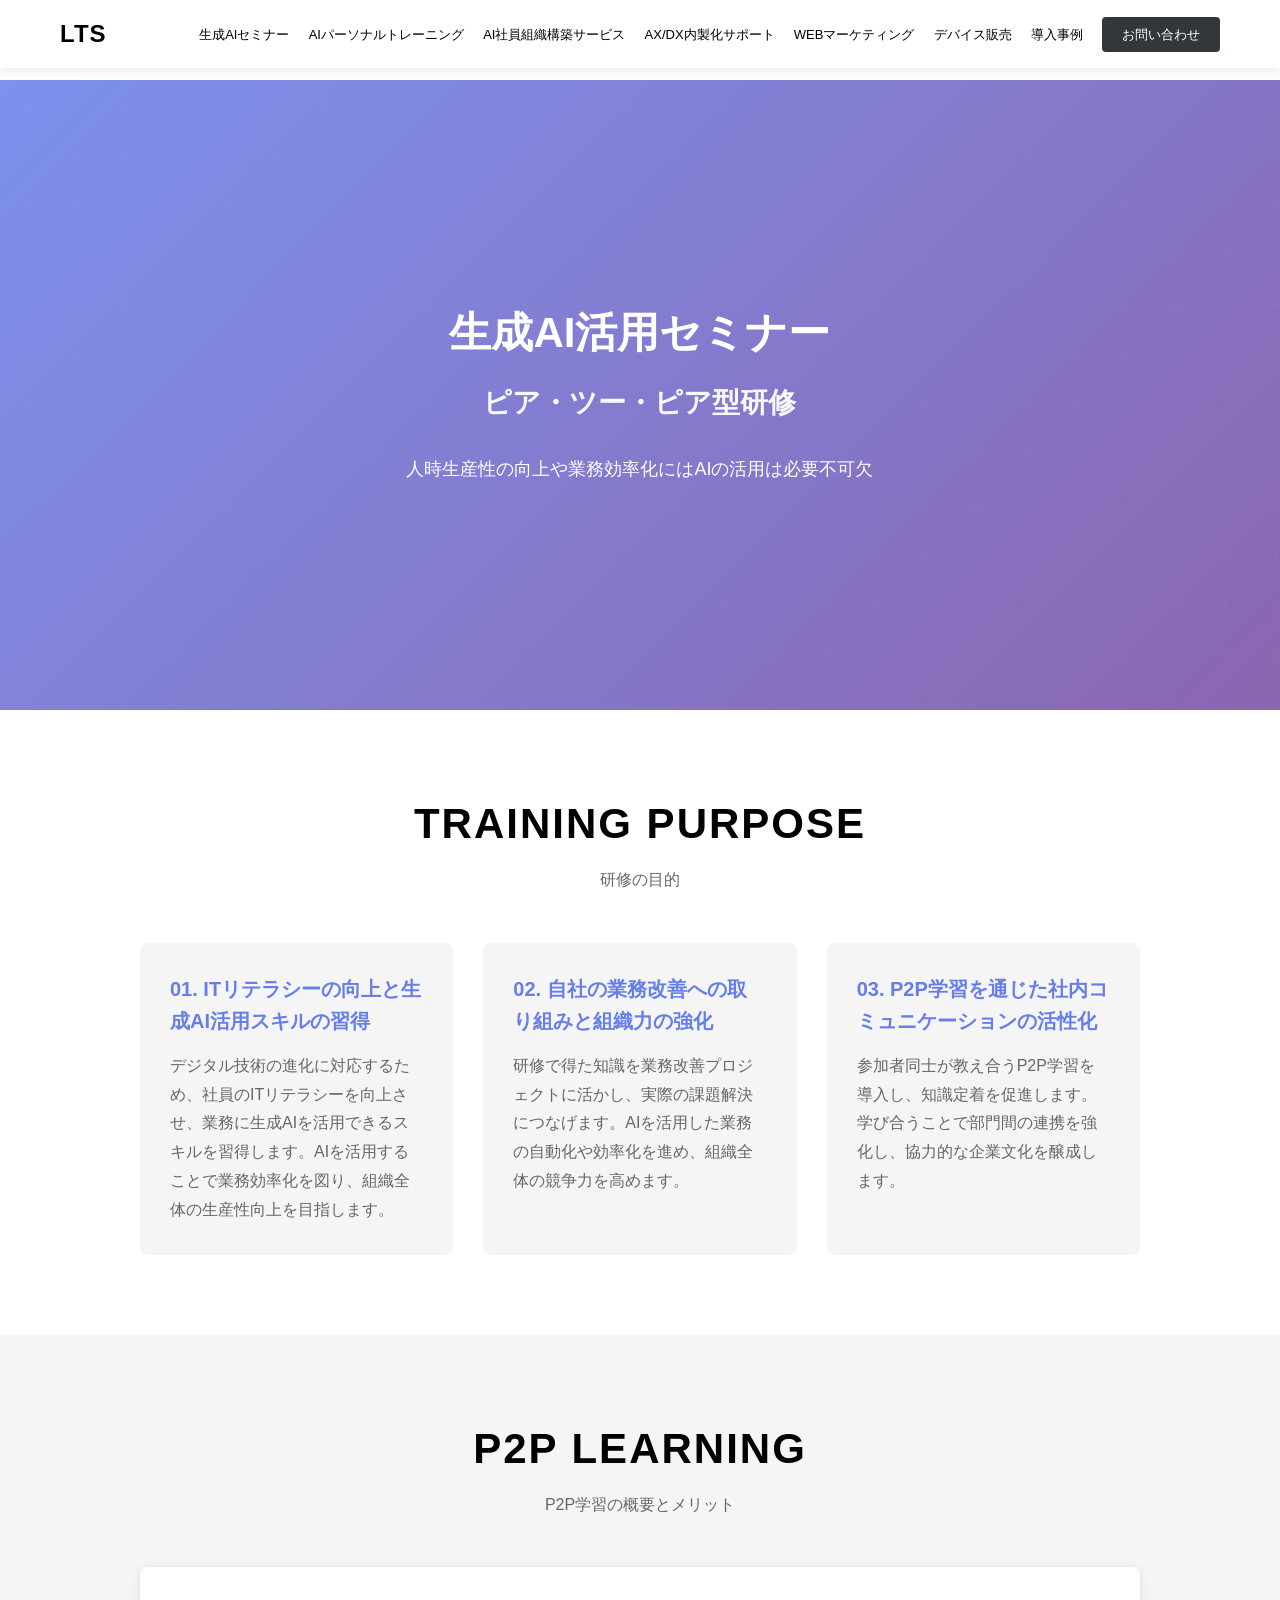
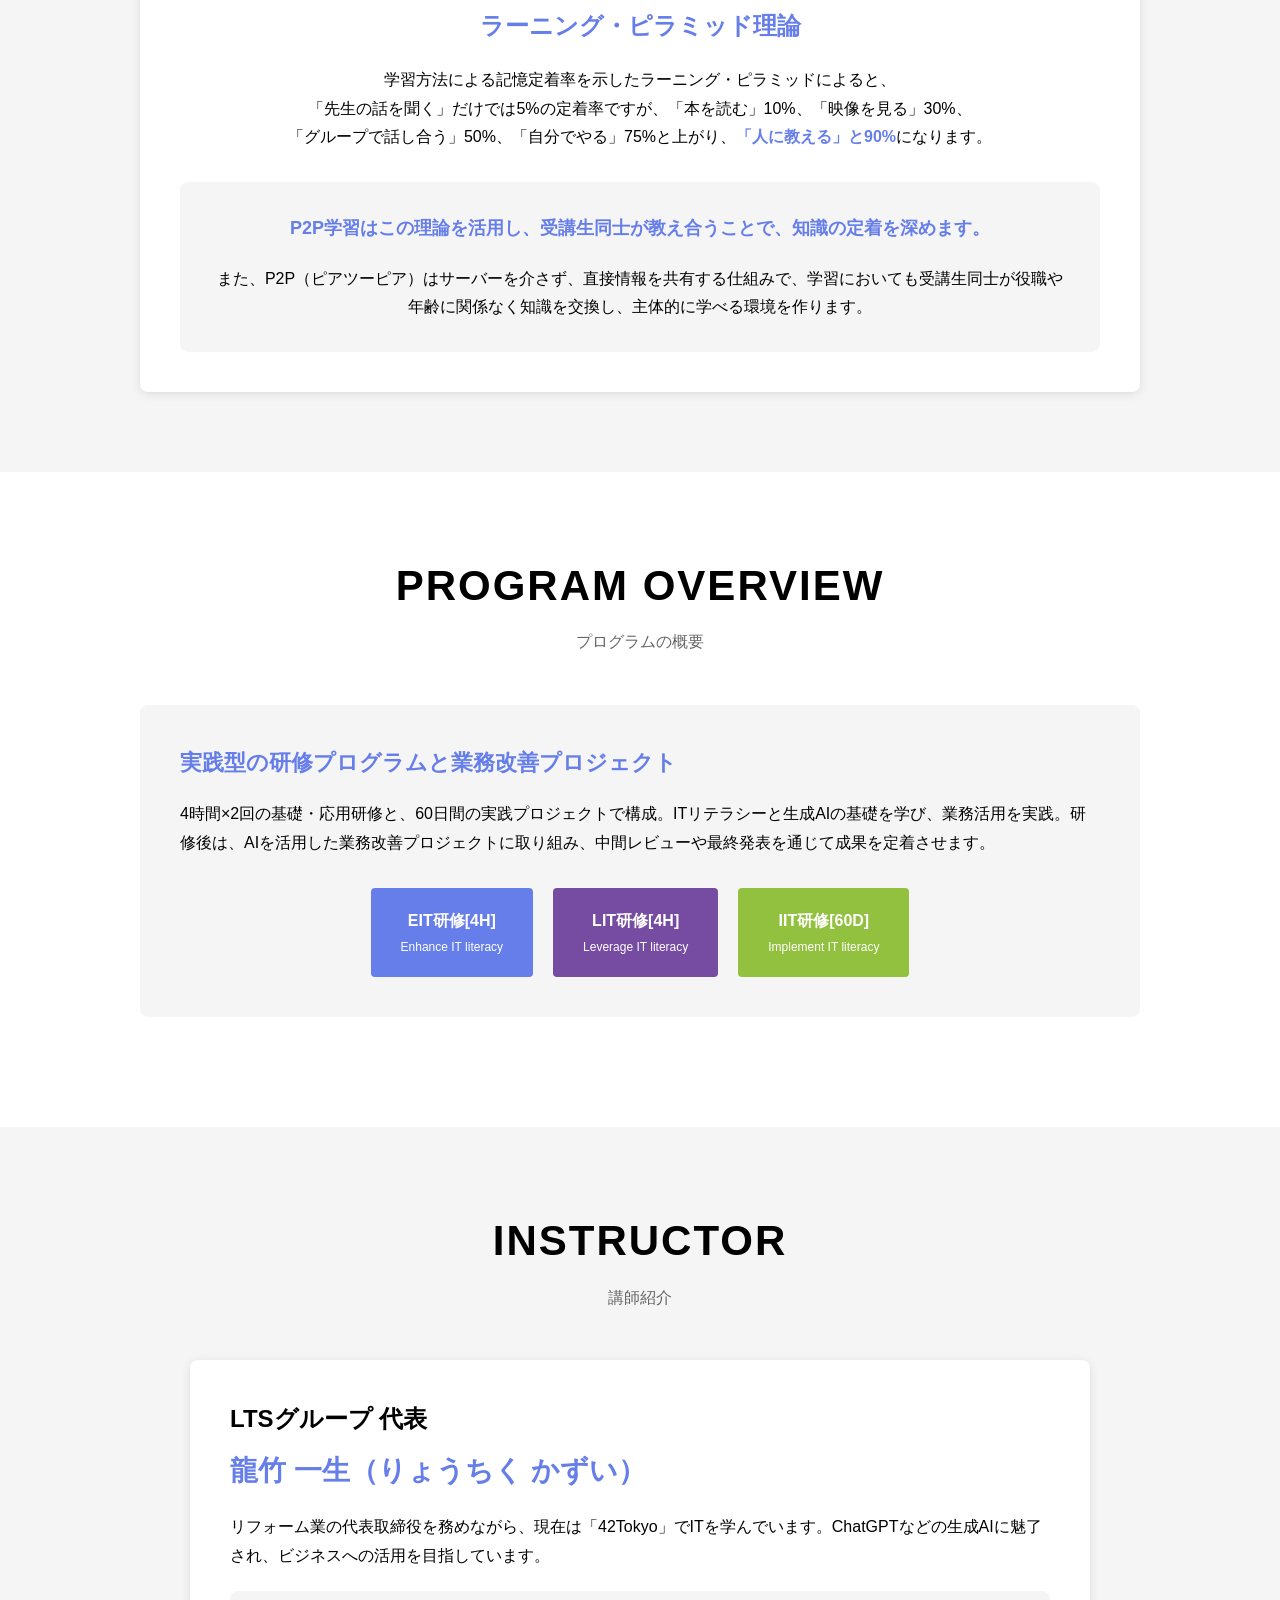
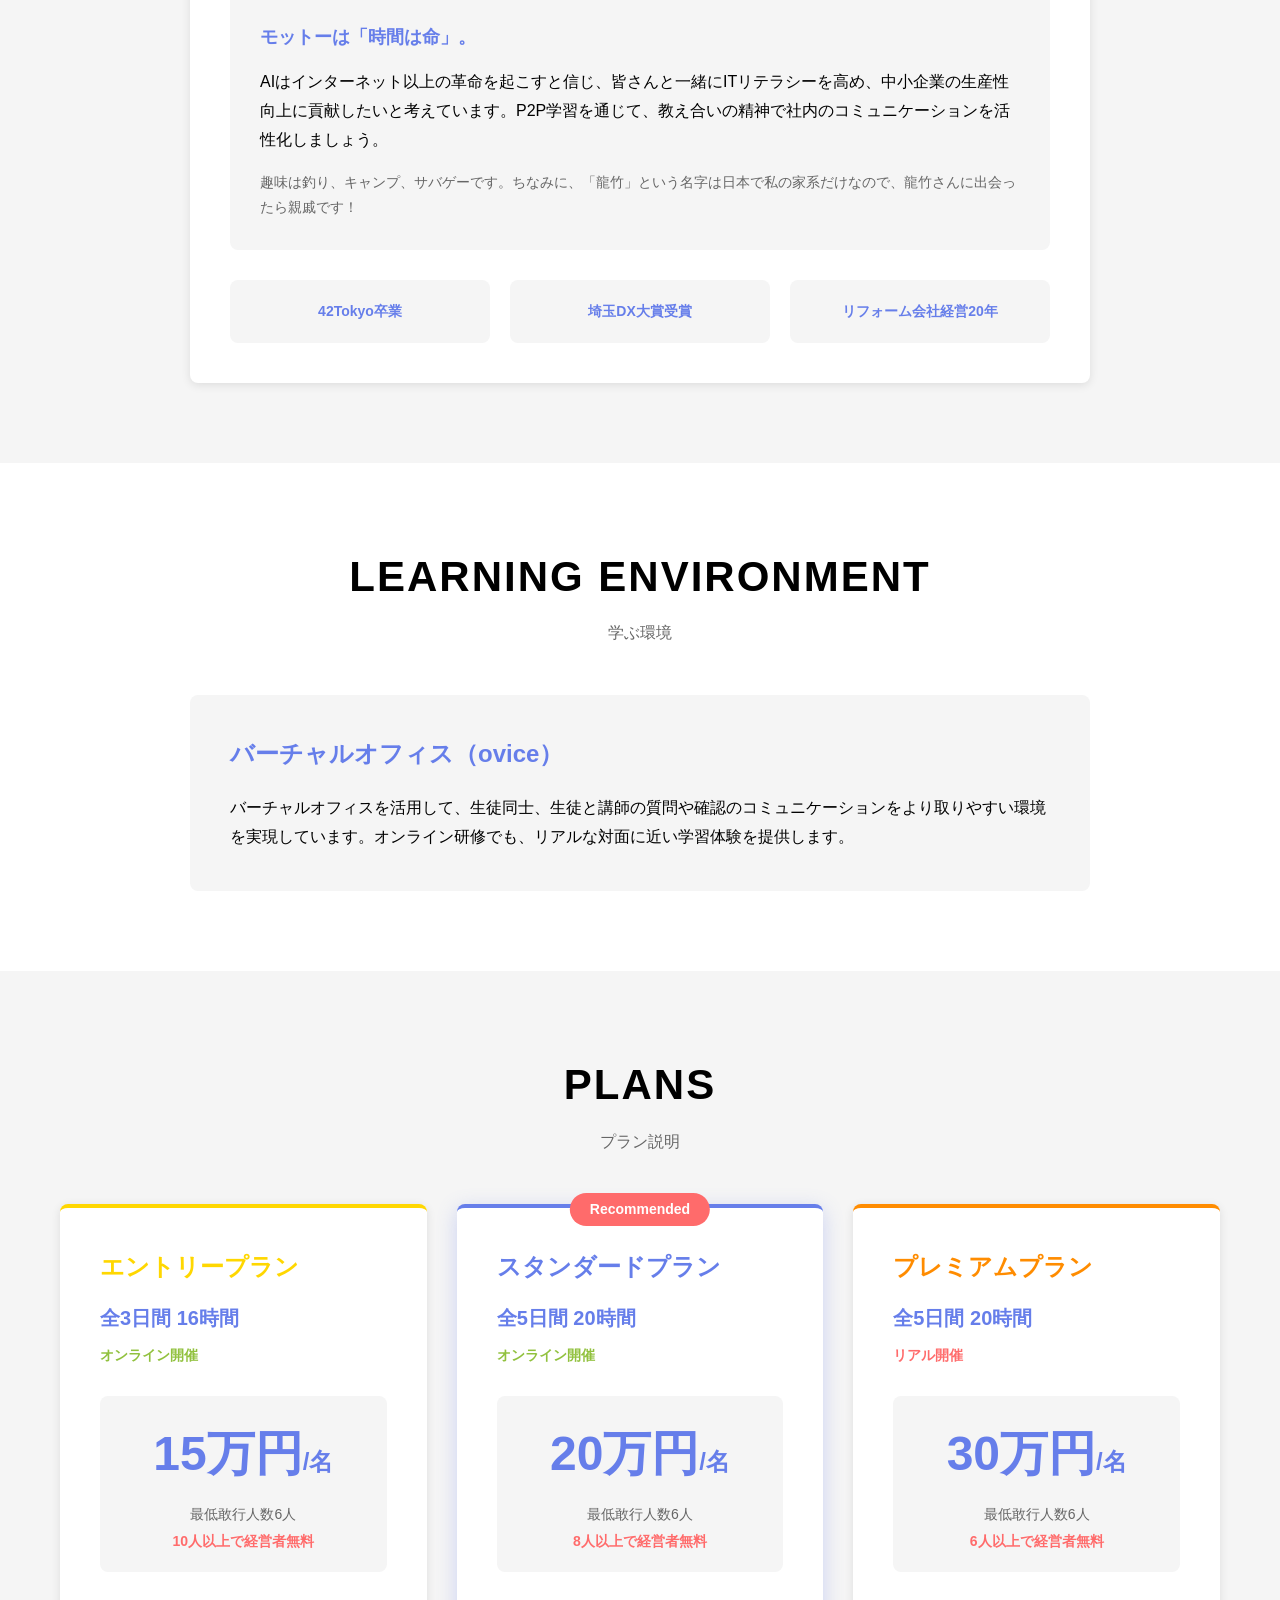
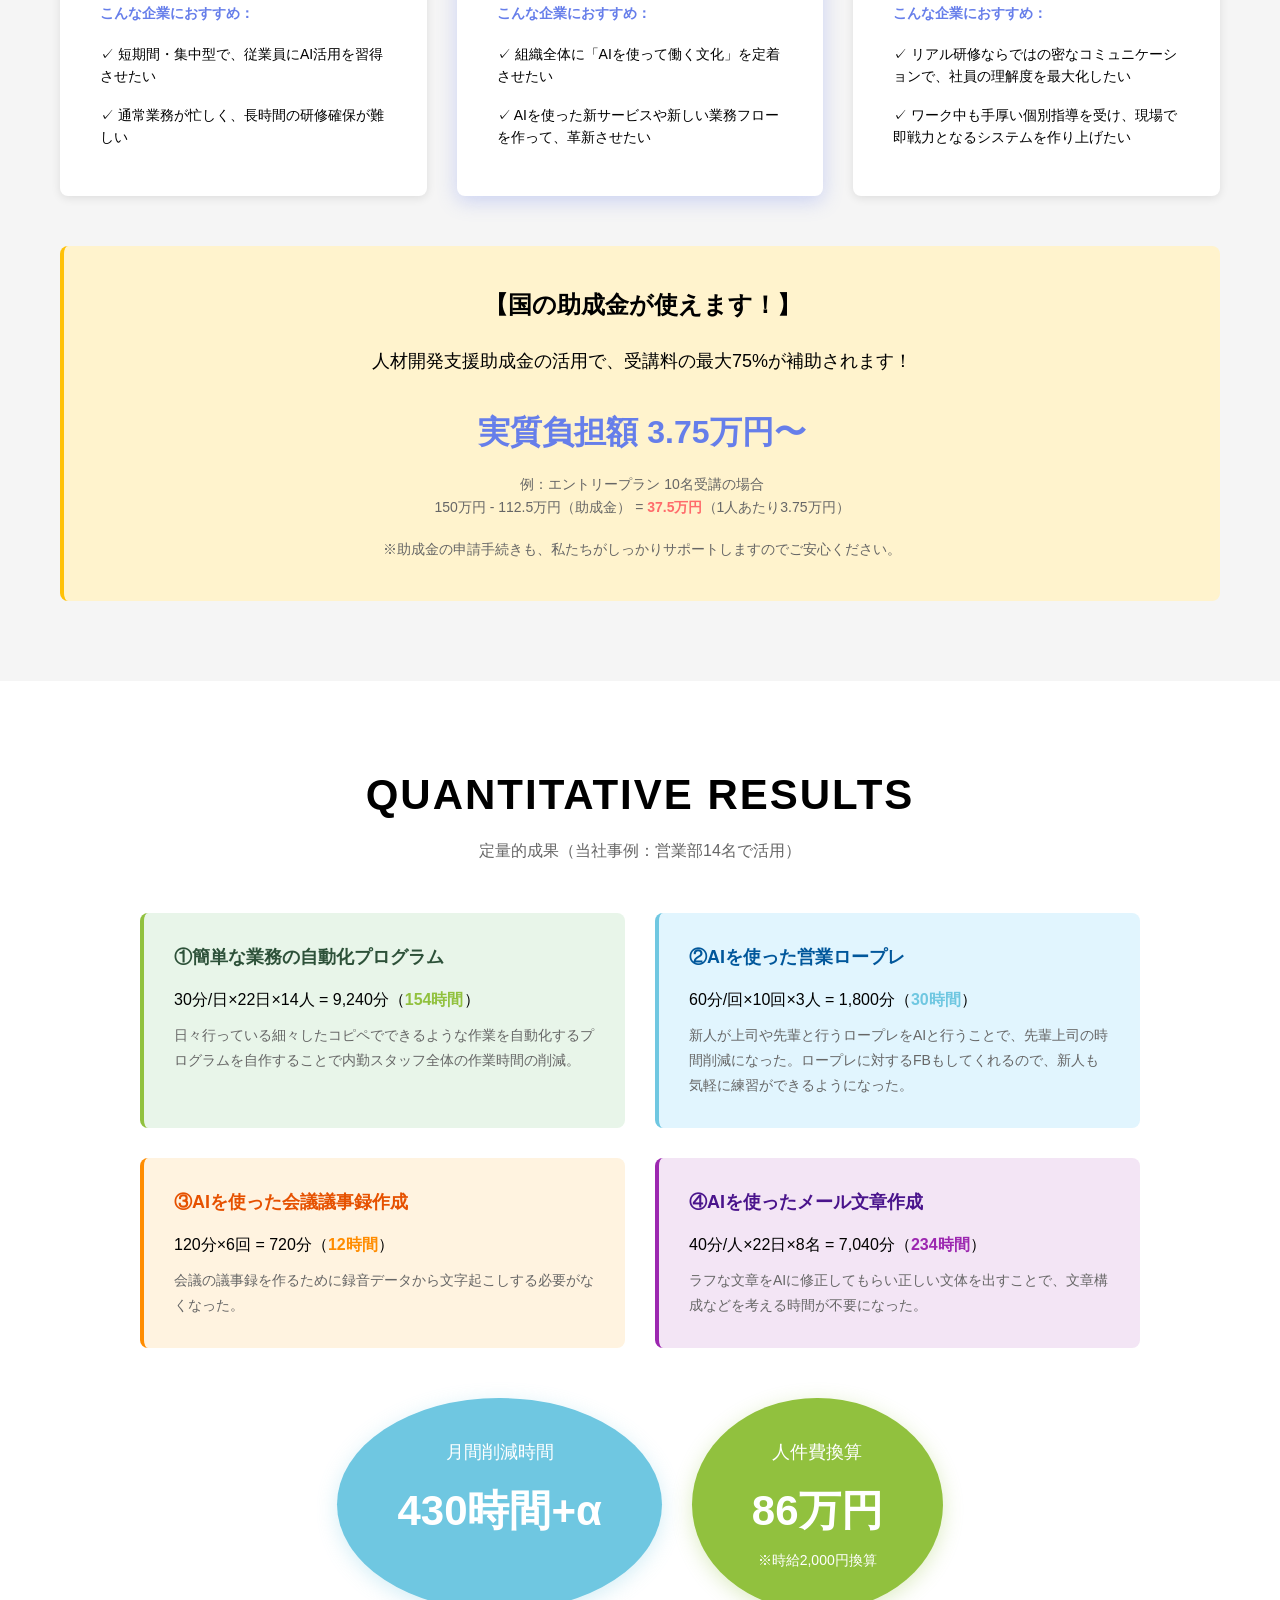
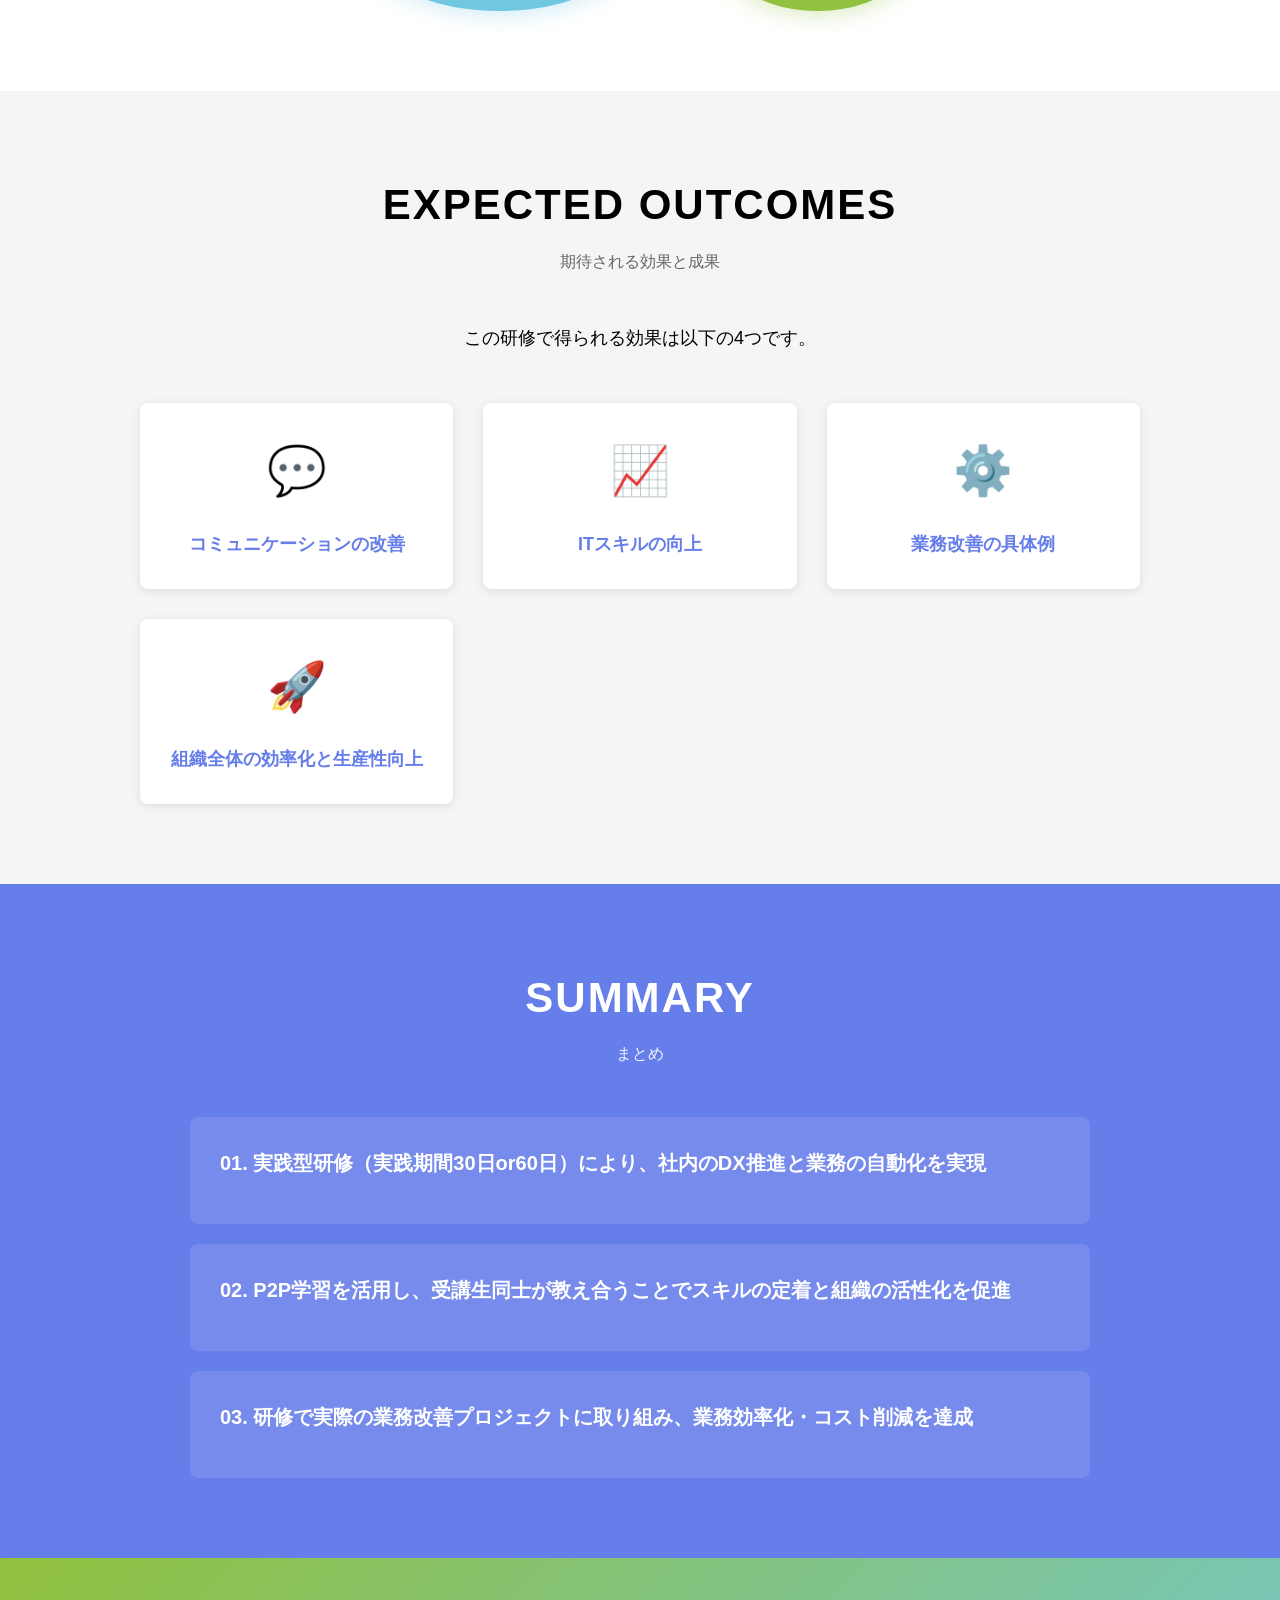
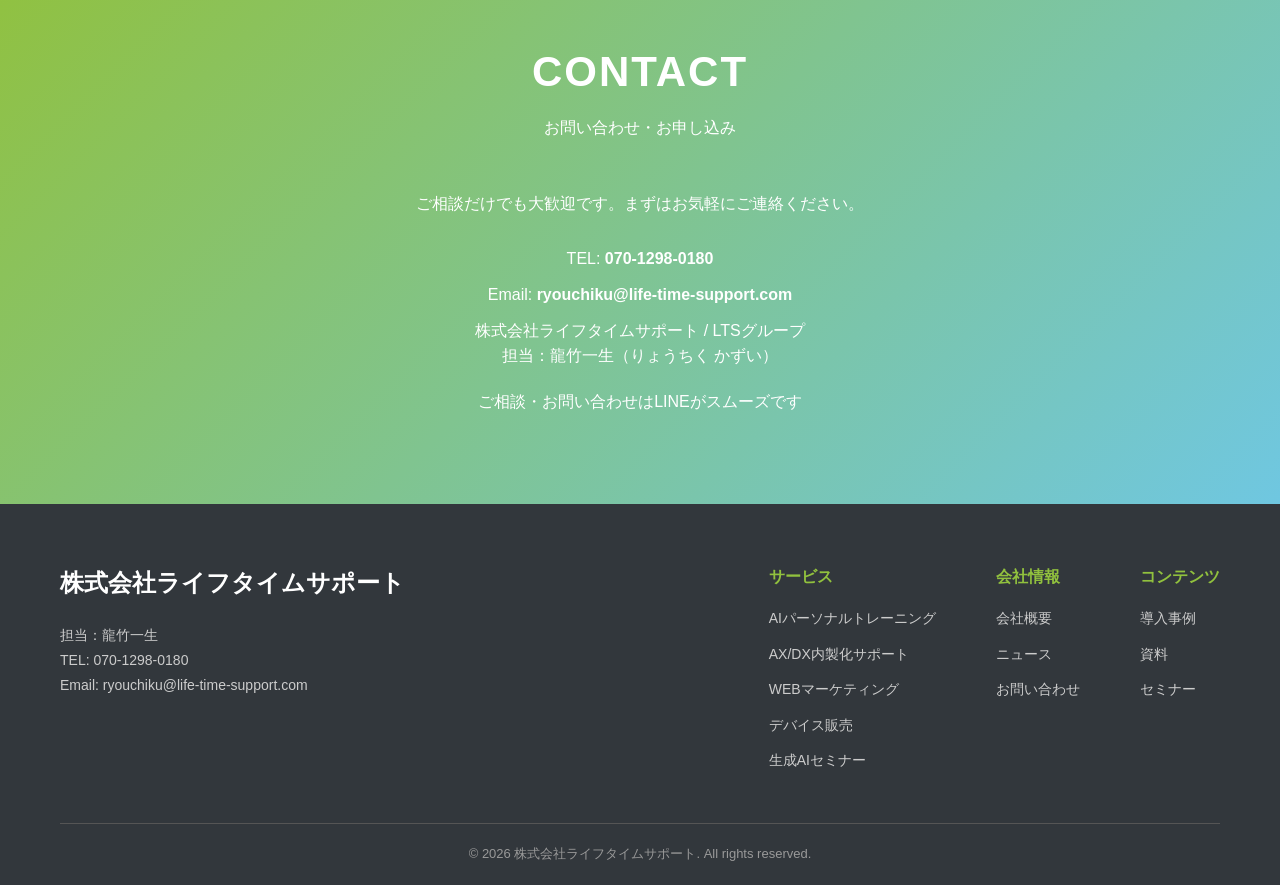
<file: ai-seminar.html>
<!DOCTYPE html>
<!-- ************************************************************************ -->
<!--                                                                          -->
<!--    ai-seminar.html                                 :::      ::::::::  -->
<!--                                                    :+:      :+:    :+:  -->
<!--    By: Claude (LTS)                                #+#  +:+       +#+  -->
<!--                                                  +#+#+#+#+#+   +#+       -->
<!--    Created: 2026/03/26 10:44 by Claude (LTS)     #+#    #+#       -->
<!--    Updated: 2026/03/26 10:44 by Claude (LTS)     ###   ########    -->
<!--                                                                          -->
<!--    © Life Time Support Inc.                                         -->
<!--                                                                          -->
<!-- ************************************************************************ -->
<html lang="ja">
<head>
    <meta charset="UTF-8">
    <meta name="viewport" content="width=device-width, initial-scale=1.0">
    <title>社内AI活用研修（ピア・ツー・ピア型研修）| 株式会社ライフタイムサポート</title>
    <link rel="stylesheet" href="styles.css">
</head>
<body>
    <!-- Header -->
    <header class="header">
        <div class="container">
            <div class="header-content">
                <div class="logo">
                    <a href="index.html">LTS</a>
                </div>
                <nav class="nav" id="nav">
                    <ul class="nav-list">
                        <li><a href="ai-seminar.html">生成AIセミナー</a></li>
                        <li><a href="ai-training.html">AIパーソナルトレーニング</a></li>
                        <li><a href="#">AI社員組織構築サービス</a></li>
                        <li><a href="it-support.html">AX/DX内製化サポート</a></li>
                        <li><a href="web-marketing.html">WEBマーケティング</a></li>
                        <li><a href="device-sales.html">デバイス販売</a></li>
                        <li><a href="index.html#case">導入事例</a></li>
                        <li><a href="#contact" class="cta-button">お問い合わせ</a></li>
                    </ul>
                </nav>
                <button class="hamburger" id="hamburger">
                    <span></span>
                    <span></span>
                    <span></span>
                </button>
            </div>
        </div>
    </header>

    <!-- Hero Section -->
    <section class="hero" style="margin-top: 80px; height: 70vh;">
        <div class="hero-background hero-ai-seminar"></div>
        <div class="container">
            <div class="hero-content">
                <h1 class="hero-title" style="font-size: 42px;">生成AI活用セミナー</h1>
                <h2 class="hero-subtitle" style="font-size: 28px; margin-top: 20px;">ピア・ツー・ピア型研修</h2>
                <p style="font-size: 18px; margin-top: 20px;">人時生産性の向上や業務効率化にはAIの活用は必要不可欠</p>
            </div>
        </div>
    </section>

    <!-- Purpose Section -->
    <section class="section" style="background-color: #ffffff;">
        <div class="container">
            <h2 class="section-title">TRAINING PURPOSE</h2>
            <p class="section-subtitle">研修の目的</p>
            <div class="service-grid" style="grid-template-columns: repeat(auto-fit, minmax(300px, 1fr)); gap: 30px; max-width: 1000px; margin: 0 auto;">
                <div style="background-color: #f5f5f5; padding: 30px; border-radius: 8px;">
                    <h3 style="font-size: 20px; margin-bottom: 15px; color: #667eea; font-weight: bold;">01. ITリテラシーの向上と生成AI活用スキルの習得</h3>
                    <p style="line-height: 1.8; color: #666;">
                        デジタル技術の進化に対応するため、社員のITリテラシーを向上させ、業務に生成AIを活用できるスキルを習得します。AIを活用することで業務効率化を図り、組織全体の生産性向上を目指します。
                    </p>
                </div>
                <div style="background-color: #f5f5f5; padding: 30px; border-radius: 8px;">
                    <h3 style="font-size: 20px; margin-bottom: 15px; color: #667eea; font-weight: bold;">02. 自社の業務改善への取り組みと組織力の強化</h3>
                    <p style="line-height: 1.8; color: #666;">
                        研修で得た知識を業務改善プロジェクトに活かし、実際の課題解決につなげます。AIを活用した業務の自動化や効率化を進め、組織全体の競争力を高めます。
                    </p>
                </div>
                <div style="background-color: #f5f5f5; padding: 30px; border-radius: 8px;">
                    <h3 style="font-size: 20px; margin-bottom: 15px; color: #667eea; font-weight: bold;">03. P2P学習を通じた社内コミュニケーションの活性化</h3>
                    <p style="line-height: 1.8; color: #666;">
                        参加者同士が教え合うP2P学習を導入し、知識定着を促進します。学び合うことで部門間の連携を強化し、協力的な企業文化を醸成します。
                    </p>
                </div>
            </div>
        </div>
    </section>

    <!-- P2P Learning Section -->
    <section class="section" style="background-color: #f5f5f5;">
        <div class="container">
            <h2 class="section-title">P2P LEARNING</h2>
            <p class="section-subtitle">P2P学習の概要とメリット</p>
            <div style="max-width: 1000px; margin: 0 auto;">
                <div style="background-color: white; padding: 40px; border-radius: 8px; box-shadow: 0 2px 10px rgba(0,0,0,0.1);">
                    <h3 style="font-size: 24px; margin-bottom: 20px; color: #667eea; text-align: center;">ラーニング・ピラミッド理論</h3>
                    <p style="line-height: 1.8; margin-bottom: 30px; text-align: center;">
                        学習方法による記憶定着率を示したラーニング・ピラミッドによると、<br>
                        「先生の話を聞く」だけでは5%の定着率ですが、「本を読む」10%、「映像を見る」30%、<br>
                        「グループで話し合う」50%、「自分でやる」75%と上がり、<strong style="color: #667eea;">「人に教える」と90%</strong>になります。
                    </p>
                    <div style="background-color: #f5f5f5; padding: 30px; border-radius: 8px; margin-top: 20px;">
                        <p style="font-size: 18px; line-height: 1.8; text-align: center; font-weight: bold; color: #667eea;">
                            P2P学習はこの理論を活用し、受講生同士が教え合うことで、知識の定着を深めます。
                        </p>
                        <p style="font-size: 16px; line-height: 1.8; text-align: center; margin-top: 20px;">
                            また、P2P（ピアツーピア）はサーバーを介さず、直接情報を共有する仕組みで、学習においても受講生同士が役職や年齢に関係なく知識を交換し、主体的に学べる環境を作ります。
                        </p>
                    </div>
                </div>
            </div>
        </div>
    </section>

    <!-- Program Overview Section -->
    <section class="section" style="background-color: #ffffff;">
        <div class="container">
            <h2 class="section-title">PROGRAM OVERVIEW</h2>
            <p class="section-subtitle">プログラムの概要</p>
            <div style="max-width: 1000px; margin: 0 auto;">
                <div style="background-color: #f5f5f5; padding: 40px; border-radius: 8px; margin-bottom: 30px;">
                    <h3 style="font-size: 22px; margin-bottom: 20px; color: #667eea; font-weight: bold;">実践型の研修プログラムと業務改善プロジェクト</h3>
                    <p style="line-height: 1.8; margin-bottom: 20px;">
                        4時間×2回の基礎・応用研修と、60日間の実践プロジェクトで構成。ITリテラシーと生成AIの基礎を学び、業務活用を実践。研修後は、AIを活用した業務改善プロジェクトに取り組み、中間レビューや最終発表を通じて成果を定着させます。
                    </p>
                    <div style="display: flex; gap: 20px; justify-content: center; flex-wrap: wrap; margin-top: 30px;">
                        <div style="background-color: #667eea; color: white; padding: 20px 30px; border-radius: 4px; text-align: center;">
                            <p style="font-weight: bold;">EIT研修[4H]</p>
                            <p style="font-size: 12px; margin-top: 5px;">Enhance IT literacy</p>
                        </div>
                        <div style="background-color: #764ba2; color: white; padding: 20px 30px; border-radius: 4px; text-align: center;">
                            <p style="font-weight: bold;">LIT研修[4H]</p>
                            <p style="font-size: 12px; margin-top: 5px;">Leverage IT literacy</p>
                        </div>
                        <div style="background-color: #91c13e; color: white; padding: 20px 30px; border-radius: 4px; text-align: center;">
                            <p style="font-weight: bold;">IIT研修[60D]</p>
                            <p style="font-size: 12px; margin-top: 5px;">Implement IT literacy</p>
                        </div>
                    </div>
                </div>
            </div>
        </div>
    </section>

    <!-- Instructor Section -->
    <section class="section" style="background-color: #f5f5f5;">
        <div class="container">
            <h2 class="section-title">INSTRUCTOR</h2>
            <p class="section-subtitle">講師紹介</p>
            <div style="max-width: 900px; margin: 0 auto; background-color: white; padding: 40px; border-radius: 8px; box-shadow: 0 2px 10px rgba(0,0,0,0.1);">
                <h3 style="font-size: 24px; margin-bottom: 10px;">LTSグループ 代表</h3>
                <h3 style="font-size: 28px; margin-bottom: 20px; color: #667eea; font-weight: bold;">龍竹 一生（りょうちく かずい）</h3>
                <p style="line-height: 1.8; margin-bottom: 20px;">
                    リフォーム業の代表取締役を務めながら、現在は「42Tokyo」でITを学んでいます。ChatGPTなどの生成AIに魅了され、ビジネスへの活用を目指しています。
                </p>
                <div style="background-color: #f5f5f5; padding: 30px; border-radius: 8px; margin: 20px 0;">
                    <p style="line-height: 1.8; margin-bottom: 15px; font-size: 18px; font-weight: bold; color: #667eea;">
                        モットーは「時間は命」。
                    </p>
                    <p style="line-height: 1.8;">
                        AIはインターネット以上の革命を起こすと信じ、皆さんと一緒にITリテラシーを高め、中小企業の生産性向上に貢献したいと考えています。P2P学習を通じて、教え合いの精神で社内のコミュニケーションを活性化しましょう。
                    </p>
                    <p style="line-height: 1.8; margin-top: 15px; font-size: 14px; color: #666;">
                        趣味は釣り、キャンプ、サバゲーです。ちなみに、「龍竹」という名字は日本で私の家系だけなので、龍竹さんに出会ったら親戚です！
                    </p>
                </div>
                <div style="display: flex; gap: 20px; margin-top: 30px; flex-wrap: wrap;">
                    <div style="background-color: #f5f5f5; padding: 20px; border-radius: 8px; flex: 1; min-width: 150px; text-align: center;">
                        <p style="font-size: 14px; color: #667eea; font-weight: bold;">42Tokyo卒業</p>
                    </div>
                    <div style="background-color: #f5f5f5; padding: 20px; border-radius: 8px; flex: 1; min-width: 150px; text-align: center;">
                        <p style="font-size: 14px; color: #667eea; font-weight: bold;">埼玉DX大賞受賞</p>
                    </div>
                    <div style="background-color: #f5f5f5; padding: 20px; border-radius: 8px; flex: 1; min-width: 150px; text-align: center;">
                        <p style="font-size: 14px; color: #667eea; font-weight: bold;">リフォーム会社経営20年</p>
                    </div>
                </div>
            </div>
        </div>
    </section>

    <!-- Learning Environment Section -->
    <section class="section" style="background-color: #ffffff;">
        <div class="container">
            <h2 class="section-title">LEARNING ENVIRONMENT</h2>
            <p class="section-subtitle">学ぶ環境</p>
            <div style="max-width: 900px; margin: 0 auto; background-color: #f5f5f5; padding: 40px; border-radius: 8px;">
                <h3 style="font-size: 24px; margin-bottom: 20px; color: #667eea; font-weight: bold;">バーチャルオフィス（ovice）</h3>
                <p style="line-height: 1.8; font-size: 16px;">
                    バーチャルオフィスを活用して、生徒同士、生徒と講師の質問や確認のコミュニケーションをより取りやすい環境を実現しています。オンライン研修でも、リアルな対面に近い学習体験を提供します。
                </p>
            </div>
        </div>
    </section>

    <!-- Plans Section -->
    <section class="section" style="background-color: #f5f5f5;">
        <div class="container">
            <h2 class="section-title">PLANS</h2>
            <p class="section-subtitle">プラン説明</p>

            <div style="max-width: 1200px; margin: 0 auto;">
                <div class="service-grid" style="grid-template-columns: repeat(auto-fit, minmax(320px, 1fr)); gap: 30px;">
                    <!-- エントリープラン -->
                    <div style="background-color: white; padding: 40px; border-radius: 8px; box-shadow: 0 2px 10px rgba(0,0,0,0.1); border-top: 4px solid #ffd700;">
                        <h3 style="font-size: 24px; margin-bottom: 15px; color: #ffd700; font-weight: bold;">エントリープラン</h3>
                        <p style="font-size: 20px; color: #667eea; margin-bottom: 10px; font-weight: bold;">全3日間 16時間</p>
                        <p style="font-size: 14px; color: #91c13e; margin-bottom: 20px; font-weight: bold;">オンライン開催</p>

                        <div style="text-align: center; margin: 30px 0; padding: 20px; background-color: #f5f5f5; border-radius: 8px;">
                            <p style="font-size: 48px; font-weight: bold; color: #667eea;">15万円<span style="font-size: 24px;">/名</span></p>
                            <p style="font-size: 14px; color: #666; margin-top: 10px;">最低敢行人数6人</p>
                            <p style="font-size: 14px; color: #ff6b6b; margin-top: 5px; font-weight: bold;">10人以上で経営者無料</p>
                        </div>

                        <div style="margin-top: 20px;">
                            <p style="font-size: 14px; font-weight: bold; margin-bottom: 10px; color: #667eea;">こんな企業におすすめ：</p>
                            <ul style="list-style: none; padding-left: 0;">
                                <li style="padding: 8px 0; font-size: 14px;">✓ 短期間・集中型で、従業員にAI活用を習得させたい</li>
                                <li style="padding: 8px 0; font-size: 14px;">✓ 通常業務が忙しく、長時間の研修確保が難しい</li>
                            </ul>
                        </div>
                    </div>

                    <!-- スタンダードプラン -->
                    <div style="background-color: white; padding: 40px; border-radius: 8px; box-shadow: 0 5px 20px rgba(102, 126, 234, 0.3); border-top: 4px solid #667eea; position: relative;">
                        <div style="position: absolute; top: -15px; left: 50%; transform: translateX(-50%); background-color: #ff6b6b; color: white; padding: 5px 20px; border-radius: 20px; font-weight: bold; font-size: 14px;">
                            Recommended
                        </div>
                        <h3 style="font-size: 24px; margin-bottom: 15px; color: #667eea; font-weight: bold;">スタンダードプラン</h3>
                        <p style="font-size: 20px; color: #667eea; margin-bottom: 10px; font-weight: bold;">全5日間 20時間</p>
                        <p style="font-size: 14px; color: #91c13e; margin-bottom: 20px; font-weight: bold;">オンライン開催</p>

                        <div style="text-align: center; margin: 30px 0; padding: 20px; background-color: #f5f5f5; border-radius: 8px;">
                            <p style="font-size: 48px; font-weight: bold; color: #667eea;">20万円<span style="font-size: 24px;">/名</span></p>
                            <p style="font-size: 14px; color: #666; margin-top: 10px;">最低敢行人数6人</p>
                            <p style="font-size: 14px; color: #ff6b6b; margin-top: 5px; font-weight: bold;">8人以上で経営者無料</p>
                        </div>

                        <div style="margin-top: 20px;">
                            <p style="font-size: 14px; font-weight: bold; margin-bottom: 10px; color: #667eea;">こんな企業におすすめ：</p>
                            <ul style="list-style: none; padding-left: 0;">
                                <li style="padding: 8px 0; font-size: 14px;">✓ 組織全体に「AIを使って働く文化」を定着させたい</li>
                                <li style="padding: 8px 0; font-size: 14px;">✓ AIを使った新サービスや新しい業務フローを作って、革新させたい</li>
                            </ul>
                        </div>
                    </div>

                    <!-- プレミアムプラン -->
                    <div style="background-color: white; padding: 40px; border-radius: 8px; box-shadow: 0 2px 10px rgba(0,0,0,0.1); border-top: 4px solid #ff8c00;">
                        <h3 style="font-size: 24px; margin-bottom: 15px; color: #ff8c00; font-weight: bold;">プレミアムプラン</h3>
                        <p style="font-size: 20px; color: #667eea; margin-bottom: 10px; font-weight: bold;">全5日間 20時間</p>
                        <p style="font-size: 14px; color: #ff6b6b; margin-bottom: 20px; font-weight: bold;">リアル開催</p>

                        <div style="text-align: center; margin: 30px 0; padding: 20px; background-color: #f5f5f5; border-radius: 8px;">
                            <p style="font-size: 48px; font-weight: bold; color: #667eea;">30万円<span style="font-size: 24px;">/名</span></p>
                            <p style="font-size: 14px; color: #666; margin-top: 10px;">最低敢行人数6人</p>
                            <p style="font-size: 14px; color: #ff6b6b; margin-top: 5px; font-weight: bold;">6人以上で経営者無料</p>
                        </div>

                        <div style="margin-top: 20px;">
                            <p style="font-size: 14px; font-weight: bold; margin-bottom: 10px; color: #667eea;">こんな企業におすすめ：</p>
                            <ul style="list-style: none; padding-left: 0;">
                                <li style="padding: 8px 0; font-size: 14px;">✓ リアル研修ならではの密なコミュニケーションで、社員の理解度を最大化したい</li>
                                <li style="padding: 8px 0; font-size: 14px;">✓ ワーク中も手厚い個別指導を受け、現場で即戦力となるシステムを作り上げたい</li>
                            </ul>
                        </div>
                    </div>
                </div>

                <!-- 助成金情報 -->
                <div style="margin-top: 50px; background-color: #fff3cd; padding: 40px; border-radius: 8px; border-left: 4px solid #ffc107;">
                    <h3 style="font-size: 24px; margin-bottom: 20px; font-weight: bold; text-align: center;">【国の助成金が使えます！】</h3>
                    <p style="font-size: 18px; line-height: 1.8; margin-bottom: 20px; text-align: center;">
                        人材開発支援助成金の活用で、受講料の最大75%が補助されます！
                    </p>
                    <div style="text-align: center; margin-top: 30px;">
                        <p style="font-size: 32px; font-weight: bold; color: #667eea;">実質負担額 3.75万円〜</p>
                        <p style="font-size: 14px; color: #666; margin-top: 15px;">
                            例：エントリープラン 10名受講の場合<br>
                            150万円 - 112.5万円（助成金） = <strong style="color: #ff6b6b;">37.5万円</strong>（1人あたり3.75万円）
                        </p>
                    </div>
                    <p style="font-size: 14px; color: #666; text-align: center; margin-top: 20px;">
                        ※助成金の申請手続きも、私たちがしっかりサポートしますのでご安心ください。
                    </p>
                </div>
            </div>
        </div>
    </section>

    <!-- Results Section -->
    <section class="section" style="background-color: #ffffff;">
        <div class="container">
            <h2 class="section-title">QUANTITATIVE RESULTS</h2>
            <p class="section-subtitle">定量的成果（当社事例：営業部14名で活用）</p>

            <div style="max-width: 1000px; margin: 0 auto;">
                <div class="service-grid" style="grid-template-columns: repeat(auto-fit, minmax(450px, 1fr)); gap: 30px; margin-bottom: 50px;">
                    <div style="background-color: #e8f5e9; padding: 30px; border-radius: 8px; border-left: 4px solid #91c13e;">
                        <h3 style="font-size: 18px; margin-bottom: 15px; color: #2d5139; font-weight: bold;">①簡単な業務の自動化プログラム</h3>
                        <p style="font-size: 16px; margin-bottom: 10px;">30分/日×22日×14人 = 9,240分（<strong style="color: #91c13e;">154時間</strong>）</p>
                        <p style="font-size: 14px; line-height: 1.8; color: #666;">
                            日々行っている細々したコピペでできるような作業を自動化するプログラムを自作することで内勤スタッフ全体の作業時間の削減。
                        </p>
                    </div>

                    <div style="background-color: #e1f5fe; padding: 30px; border-radius: 8px; border-left: 4px solid #6fc7e1;">
                        <h3 style="font-size: 18px; margin-bottom: 15px; color: #01579b; font-weight: bold;">②AIを使った営業ロープレ</h3>
                        <p style="font-size: 16px; margin-bottom: 10px;">60分/回×10回×3人 = 1,800分（<strong style="color: #6fc7e1;">30時間</strong>）</p>
                        <p style="font-size: 14px; line-height: 1.8; color: #666;">
                            新人が上司や先輩と行うロープレをAIと行うことで、先輩上司の時間削減になった。ロープレに対するFBもしてくれるので、新人も気軽に練習ができるようになった。
                        </p>
                    </div>

                    <div style="background-color: #fff3e0; padding: 30px; border-radius: 8px; border-left: 4px solid #ff8c00;">
                        <h3 style="font-size: 18px; margin-bottom: 15px; color: #e65100; font-weight: bold;">③AIを使った会議議事録作成</h3>
                        <p style="font-size: 16px; margin-bottom: 10px;">120分×6回 = 720分（<strong style="color: #ff8c00;">12時間</strong>）</p>
                        <p style="font-size: 14px; line-height: 1.8; color: #666;">
                            会議の議事録を作るために録音データから文字起こしする必要がなくなった。
                        </p>
                    </div>

                    <div style="background-color: #f3e5f5; padding: 30px; border-radius: 8px; border-left: 4px solid #9c27b0;">
                        <h3 style="font-size: 18px; margin-bottom: 15px; color: #4a148c; font-weight: bold;">④AIを使ったメール文章作成</h3>
                        <p style="font-size: 16px; margin-bottom: 10px;">40分/人×22日×8名 = 7,040分（<strong style="color: #9c27b0;">234時間</strong>）</p>
                        <p style="font-size: 14px; line-height: 1.8; color: #666;">
                            ラフな文章をAIに修正してもらい正しい文体を出すことで、文章構成などを考える時間が不要になった。
                        </p>
                    </div>
                </div>

                <!-- 合計成果 -->
                <div style="display: flex; gap: 30px; flex-wrap: wrap; justify-content: center;">
                    <div style="background-color: #6fc7e1; color: white; padding: 40px 60px; border-radius: 50%; text-align: center; min-width: 250px; box-shadow: 0 5px 20px rgba(111, 199, 225, 0.3);">
                        <p style="font-size: 18px; margin-bottom: 10px;">月間削減時間</p>
                        <p style="font-size: 42px; font-weight: bold;">430時間+α</p>
                    </div>
                    <div style="background-color: #91c13e; color: white; padding: 40px 60px; border-radius: 50%; text-align: center; min-width: 250px; box-shadow: 0 5px 20px rgba(145, 193, 62, 0.3);">
                        <p style="font-size: 18px; margin-bottom: 10px;">人件費換算</p>
                        <p style="font-size: 42px; font-weight: bold;">86万円</p>
                        <p style="font-size: 14px; margin-top: 5px;">※時給2,000円換算</p>
                    </div>
                </div>
            </div>
        </div>
    </section>

    <!-- Expected Outcomes Section -->
    <section class="section" style="background-color: #f5f5f5;">
        <div class="container">
            <h2 class="section-title">EXPECTED OUTCOMES</h2>
            <p class="section-subtitle">期待される効果と成果</p>
            <p style="text-align: center; font-size: 18px; margin-bottom: 50px;">この研修で得られる効果は以下の4つです。</p>

            <div class="service-grid" style="grid-template-columns: repeat(auto-fit, minmax(250px, 1fr)); gap: 30px; max-width: 1000px; margin: 0 auto;">
                <div style="background-color: white; padding: 30px; border-radius: 8px; text-align: center; box-shadow: 0 2px 10px rgba(0,0,0,0.1);">
                    <div style="font-size: 48px; margin-bottom: 20px;">💬</div>
                    <h3 style="font-size: 18px; font-weight: bold; color: #667eea;">コミュニケーションの改善</h3>
                </div>
                <div style="background-color: white; padding: 30px; border-radius: 8px; text-align: center; box-shadow: 0 2px 10px rgba(0,0,0,0.1);">
                    <div style="font-size: 48px; margin-bottom: 20px;">📈</div>
                    <h3 style="font-size: 18px; font-weight: bold; color: #667eea;">ITスキルの向上</h3>
                </div>
                <div style="background-color: white; padding: 30px; border-radius: 8px; text-align: center; box-shadow: 0 2px 10px rgba(0,0,0,0.1);">
                    <div style="font-size: 48px; margin-bottom: 20px;">⚙️</div>
                    <h3 style="font-size: 18px; font-weight: bold; color: #667eea;">業務改善の具体例</h3>
                </div>
                <div style="background-color: white; padding: 30px; border-radius: 8px; text-align: center; box-shadow: 0 2px 10px rgba(0,0,0,0.1);">
                    <div style="font-size: 48px; margin-bottom: 20px;">🚀</div>
                    <h3 style="font-size: 18px; font-weight: bold; color: #667eea;">組織全体の効率化と生産性向上</h3>
                </div>
            </div>
        </div>
    </section>

    <!-- Summary Section -->
    <section class="section" style="background-color: #667eea; color: white;">
        <div class="container">
            <h2 class="section-title" style="color: white;">SUMMARY</h2>
            <p class="section-subtitle" style="color: rgba(255,255,255,0.9);">まとめ</p>

            <div style="max-width: 900px; margin: 0 auto;">
                <div style="background-color: rgba(255,255,255,0.1); padding: 30px; border-radius: 8px; margin-bottom: 20px;">
                    <h3 style="font-size: 20px; margin-bottom: 15px; font-weight: bold;">01. 実践型研修（実践期間30日or60日）により、社内のDX推進と業務の自動化を実現</h3>
                </div>
                <div style="background-color: rgba(255,255,255,0.1); padding: 30px; border-radius: 8px; margin-bottom: 20px;">
                    <h3 style="font-size: 20px; margin-bottom: 15px; font-weight: bold;">02. P2P学習を活用し、受講生同士が教え合うことでスキルの定着と組織の活性化を促進</h3>
                </div>
                <div style="background-color: rgba(255,255,255,0.1); padding: 30px; border-radius: 8px;">
                    <h3 style="font-size: 20px; margin-bottom: 15px; font-weight: bold;">03. 研修で実際の業務改善プロジェクトに取り組み、業務効率化・コスト削減を達成</h3>
                </div>
            </div>
        </div>
    </section>

    <!-- Contact Section -->
    <section id="contact" class="section contact-section">
        <div class="container">
            <div class="contact-content">
                <h2 class="section-title">CONTACT</h2>
                <p class="section-subtitle">お問い合わせ・お申し込み</p>
                <p class="contact-text">ご相談だけでも大歓迎です。まずはお気軽にご連絡ください。</p>
                <div class="contact-info">
                    <p class="contact-phone">TEL: <a href="tel:07012980180">070-1298-0180</a></p>
                    <p class="contact-email">Email: <a href="mailto:ryouchiku@life-time-support.com">ryouchiku@life-time-support.com</a></p>
                    <p class="contact-person">株式会社ライフタイムサポート / LTSグループ<br>担当：龍竹一生（りょうちく かずい）</p>
                    <p style="margin-top: 20px;">ご相談・お問い合わせはLINEがスムーズです</p>
                </div>
            </div>
        </div>
    </section>

    <!-- Footer -->
    <footer class="footer">
        <div class="container">
            <div class="footer-content">
                <div class="footer-logo">
                    <h3>株式会社ライフタイムサポート</h3>
                    <p>担当：龍竹一生<br>TEL: 070-1298-0180<br>Email: ryouchiku@life-time-support.com</p>
                </div>
                <div class="footer-links">
                    <div class="footer-column">
                        <h4>サービス</h4>
                        <ul>
                            <li><a href="ai-training.html">AIパーソナルトレーニング</a></li>
                            <li><a href="it-support.html">AX/DX内製化サポート</a></li>
                            <li><a href="web-marketing.html">WEBマーケティング</a></li>
                            <li><a href="device-sales.html">デバイス販売</a></li>
                            <li><a href="ai-seminar.html">生成AIセミナー</a></li>
                        </ul>
                    </div>
                    <div class="footer-column">
                        <h4>会社情報</h4>
                        <ul>
                            <li><a href="index.html#about">会社概要</a></li>
                            <li><a href="index.html#news">ニュース</a></li>
                            <li><a href="#contact">お問い合わせ</a></li>
                        </ul>
                    </div>
                    <div class="footer-column">
                        <h4>コンテンツ</h4>
                        <ul>
                            <li><a href="index.html#case">導入事例</a></li>
                            <li><a href="index.html#resources">資料</a></li>
                            <li><a href="index.html#seminar">セミナー</a></li>
                        </ul>
                    </div>
                </div>
            </div>
            <div class="footer-bottom">
                <p>&copy; 2026 株式会社ライフタイムサポート. All rights reserved.</p>
            </div>
        </div>
    </footer>

    <script src="script.js"></script>
</body>
</html>
</file>
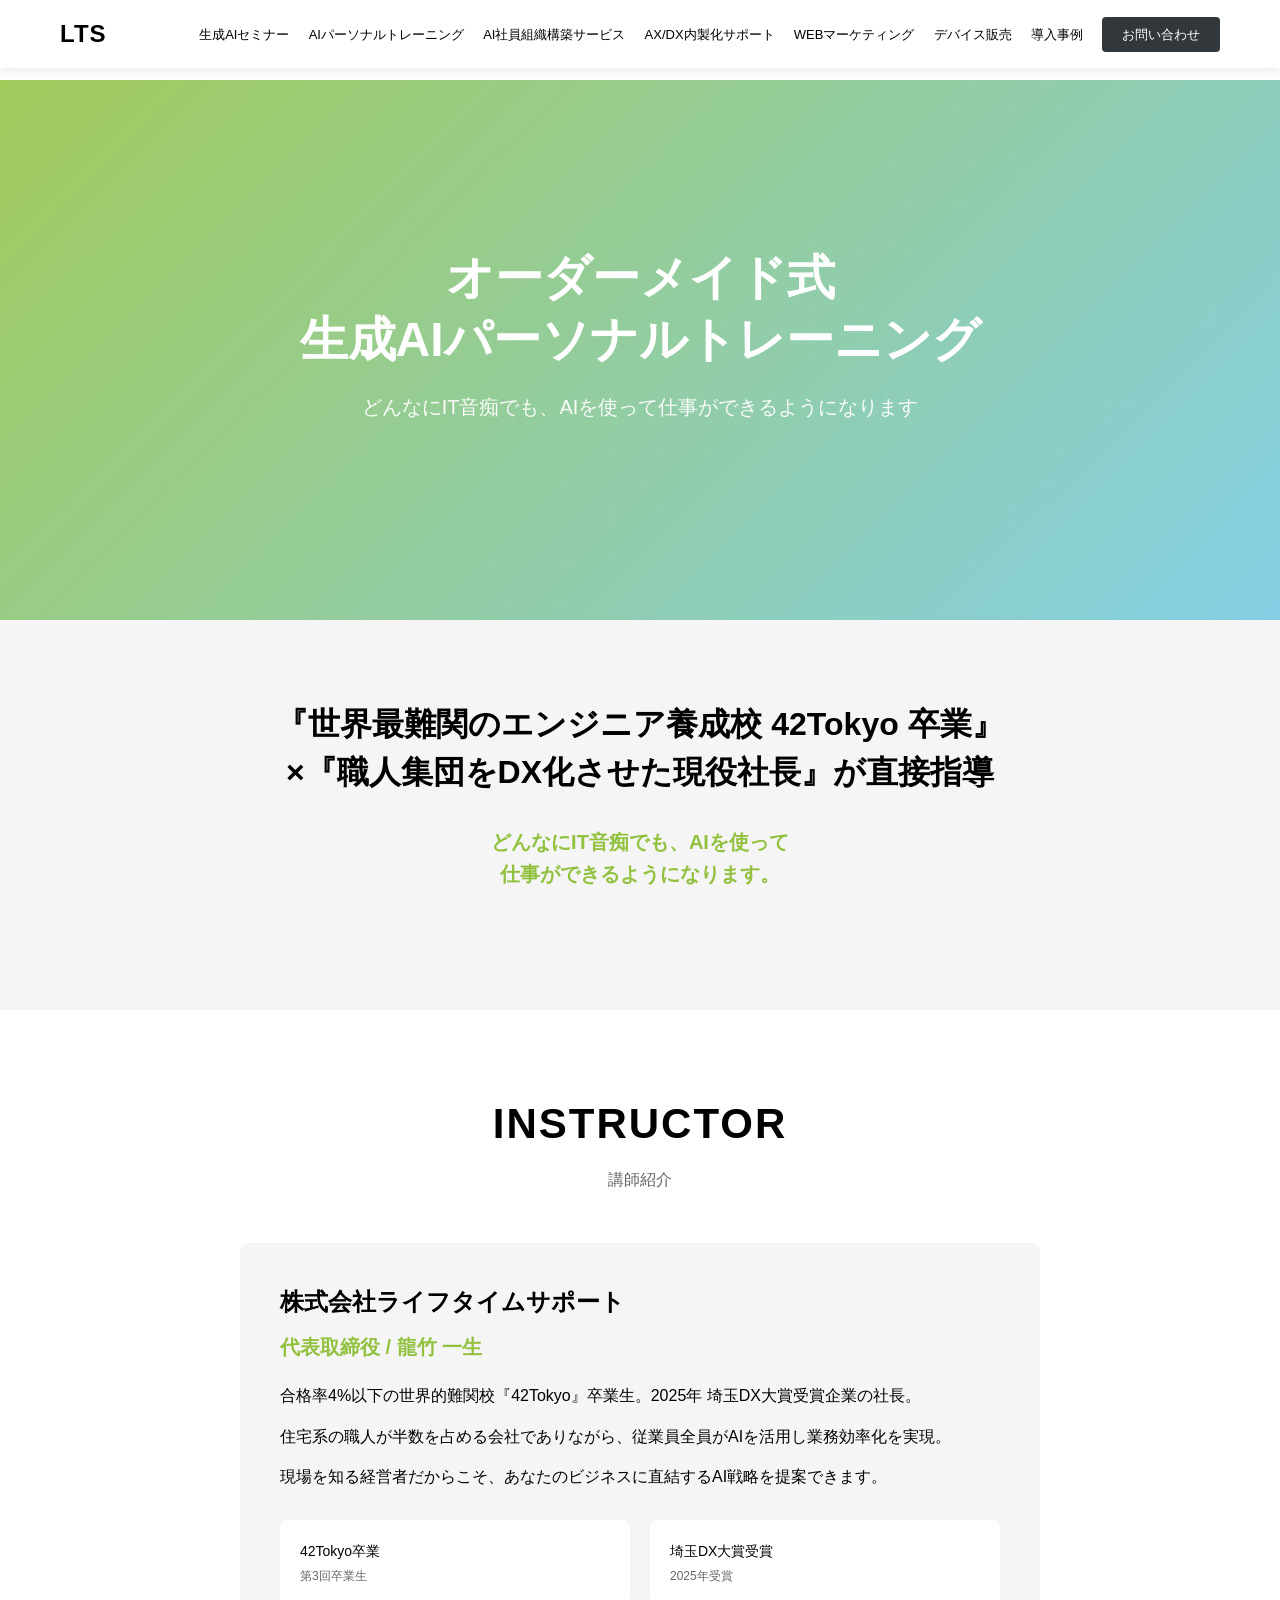
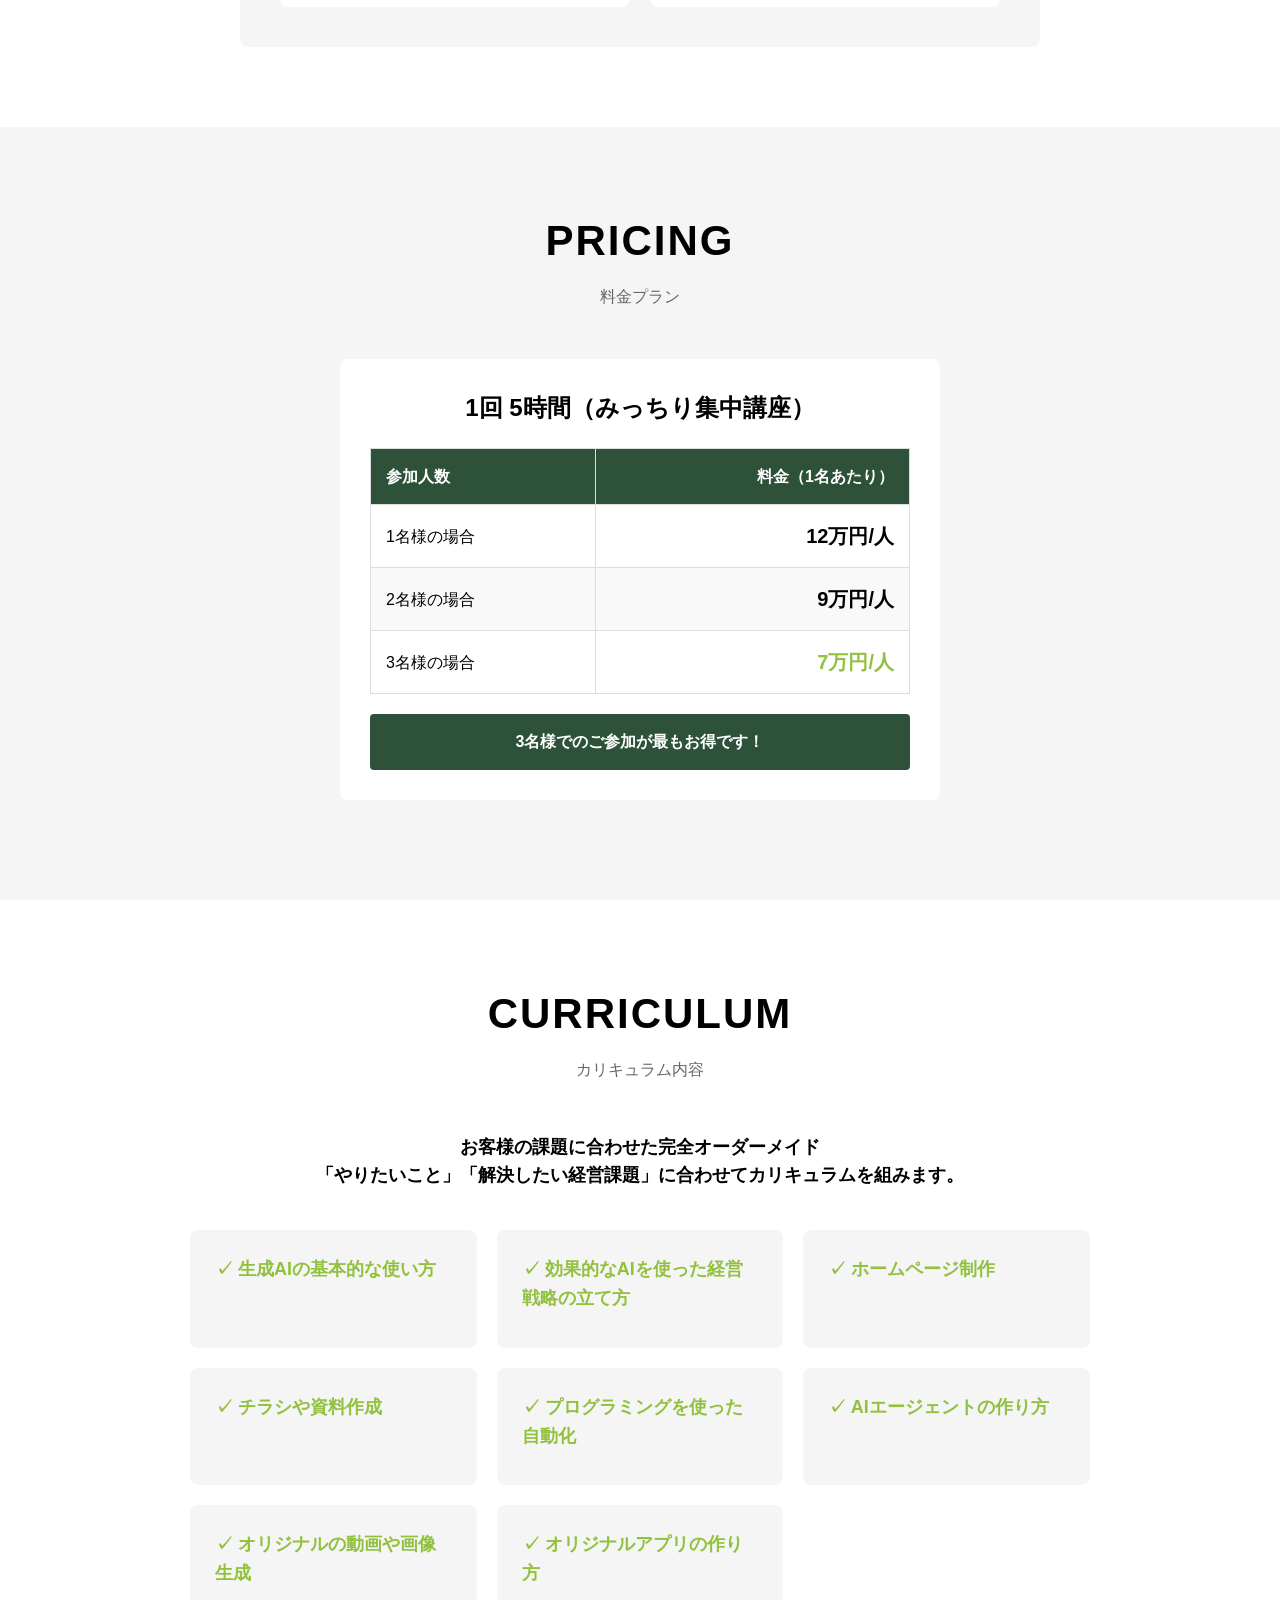
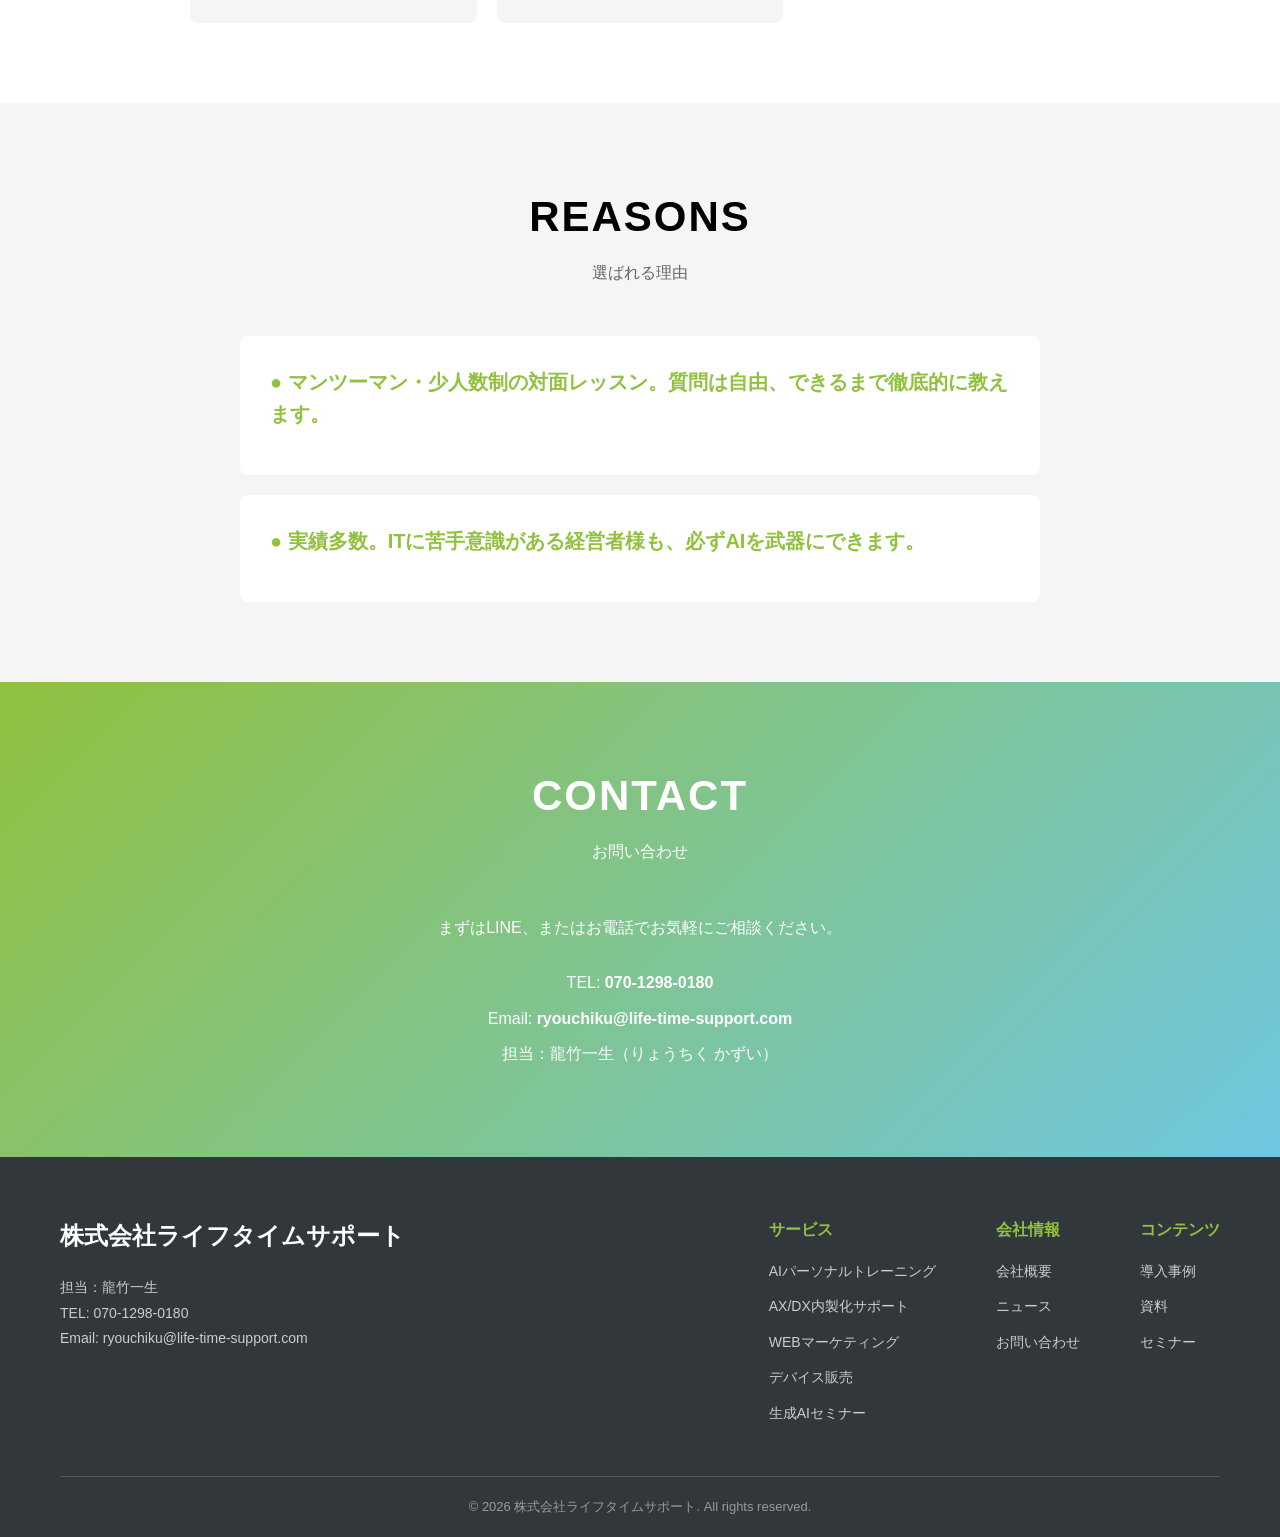
<file: ai-training.html>
<!DOCTYPE html>
<!-- ************************************************************************ -->
<!--                                                                          -->
<!--    ai-training.html                                :::      ::::::::  -->
<!--                                                    :+:      :+:    :+:  -->
<!--    By: Claude (LTS)                                #+#  +:+       +#+  -->
<!--                                                  +#+#+#+#+#+   +#+       -->
<!--    Created: 2026/03/26 10:44 by Claude (LTS)     #+#    #+#       -->
<!--    Updated: 2026/03/26 10:44 by Claude (LTS)     ###   ########    -->
<!--                                                                          -->
<!--    © Life Time Support Inc.                                         -->
<!--                                                                          -->
<!-- ************************************************************************ -->
<html lang="ja">
<head>
    <meta charset="UTF-8">
    <meta name="viewport" content="width=device-width, initial-scale=1.0">
    <title>AIパーソナルトレーニング | 株式会社ライフタイムサポート</title>
    <link rel="stylesheet" href="styles.css">
</head>
<body>
    <!-- Header -->
    <header class="header">
        <div class="container">
            <div class="header-content">
                <div class="logo">
                    <a href="index.html">LTS</a>
                </div>
                <nav class="nav" id="nav">
                    <ul class="nav-list">
                        <li><a href="ai-seminar.html">生成AIセミナー</a></li>
                        <li><a href="ai-training.html">AIパーソナルトレーニング</a></li>
                        <li><a href="#">AI社員組織構築サービス</a></li>
                        <li><a href="it-support.html">AX/DX内製化サポート</a></li>
                        <li><a href="web-marketing.html">WEBマーケティング</a></li>
                        <li><a href="device-sales.html">デバイス販売</a></li>
                        <li><a href="index.html#case">導入事例</a></li>
                        <li><a href="#contact" class="cta-button">お問い合わせ</a></li>
                    </ul>
                </nav>
                <button class="hamburger" id="hamburger">
                    <span></span>
                    <span></span>
                    <span></span>
                </button>
            </div>
        </div>
    </header>

    <!-- Hero Section -->
    <section class="hero" style="margin-top: 80px; height: 60vh;">
        <div class="hero-background hero-ai-training"></div>
        <div class="container">
            <div class="hero-content">
                <h1 class="hero-title">オーダーメイド式<br>生成AIパーソナルトレーニング</h1>
                <p class="hero-subtitle">どんなにIT音痴でも、AIを使って仕事ができるようになります</p>
            </div>
        </div>
    </section>

    <!-- Introduction Section -->
    <section class="section" style="background-color: #f5f5f5;">
        <div class="container">
            <div style="max-width: 900px; margin: 0 auto; text-align: center;">
                <h2 style="font-size: 32px; margin-bottom: 30px; line-height: 1.5;">
                    『世界最難関のエンジニア養成校 42Tokyo 卒業』<br>
                    ×『職人集団をDX化させた現役社長』が直接指導
                </h2>
                <p style="font-size: 20px; font-weight: bold; color: #91c13e; margin-bottom: 40px;">
                    どんなにIT音痴でも、AIを使って<br>仕事ができるようになります。
                </p>
            </div>
        </div>
    </section>

    <!-- Instructor Section -->
    <section class="section">
        <div class="container">
            <h2 class="section-title">INSTRUCTOR</h2>
            <p class="section-subtitle">講師紹介</p>
            <div style="max-width: 800px; margin: 0 auto; background-color: #f5f5f5; padding: 40px; border-radius: 8px;">
                <h3 style="font-size: 24px; margin-bottom: 10px;">株式会社ライフタイムサポート</h3>
                <h4 style="font-size: 20px; margin-bottom: 20px; color: #91c13e;">代表取締役 / 龍竹 一生</h4>
                <div style="margin-bottom: 20px;">
                    <p style="margin-bottom: 15px;">合格率4%以下の世界的難関校『42Tokyo』卒業生。2025年 埼玉DX大賞受賞企業の社長。</p>
                    <p style="margin-bottom: 15px;">住宅系の職人が半数を占める会社でありながら、従業員全員がAIを活用し業務効率化を実現。</p>
                    <p style="margin-bottom: 15px;">現場を知る経営者だからこそ、あなたのビジネスに直結するAI戦略を提案できます。</p>
                </div>
                <div style="display: flex; align-items: center; gap: 20px; margin-top: 30px;">
                    <div style="background-color: white; padding: 20px; border-radius: 8px; flex: 1;">
                        <p style="font-size: 14px; margin-bottom: 5px;">42Tokyo卒業</p>
                        <p style="font-size: 12px; color: #666;">第3回卒業生</p>
                    </div>
                    <div style="background-color: white; padding: 20px; border-radius: 8px; flex: 1;">
                        <p style="font-size: 14px; margin-bottom: 5px;">埼玉DX大賞受賞</p>
                        <p style="font-size: 12px; color: #666;">2025年受賞</p>
                    </div>
                </div>
            </div>
        </div>
    </section>

    <!-- Pricing Section -->
    <section class="section" style="background-color: #f5f5f5;">
        <div class="container">
            <h2 class="section-title">PRICING</h2>
            <p class="section-subtitle">料金プラン</p>
            <div style="max-width: 600px; margin: 0 auto;">
                <div style="background-color: white; padding: 30px; border-radius: 8px; margin-bottom: 20px;">
                    <h3 style="font-size: 24px; margin-bottom: 20px; text-align: center;">1回 5時間（みっちり集中講座）</h3>
                    <table style="width: 100%; border-collapse: collapse;">
                        <thead>
                            <tr style="background-color: #2d5139; color: white;">
                                <th style="padding: 15px; text-align: left; border: 1px solid #ddd;">参加人数</th>
                                <th style="padding: 15px; text-align: right; border: 1px solid #ddd;">料金（1名あたり）</th>
                            </tr>
                        </thead>
                        <tbody>
                            <tr>
                                <td style="padding: 15px; border: 1px solid #ddd;">1名様の場合</td>
                                <td style="padding: 15px; text-align: right; border: 1px solid #ddd; font-weight: bold; font-size: 20px;">12万円/人</td>
                            </tr>
                            <tr style="background-color: #f9f9f9;">
                                <td style="padding: 15px; border: 1px solid #ddd;">2名様の場合</td>
                                <td style="padding: 15px; text-align: right; border: 1px solid #ddd; font-weight: bold; font-size: 20px;">9万円/人</td>
                            </tr>
                            <tr>
                                <td style="padding: 15px; border: 1px solid #ddd;">3名様の場合</td>
                                <td style="padding: 15px; text-align: right; border: 1px solid #ddd; font-weight: bold; font-size: 20px; color: #91c13e;">7万円/人</td>
                            </tr>
                        </tbody>
                    </table>
                    <p style="text-align: center; margin-top: 20px; padding: 15px; background-color: #2d5139; color: white; border-radius: 4px; font-weight: bold;">
                        3名様でのご参加が最もお得です！
                    </p>
                </div>
            </div>
        </div>
    </section>

    <!-- Curriculum Section -->
    <section class="section">
        <div class="container">
            <h2 class="section-title">CURRICULUM</h2>
            <p class="section-subtitle">カリキュラム内容</p>
            <div style="max-width: 900px; margin: 0 auto;">
                <p style="text-align: center; font-size: 18px; margin-bottom: 40px; font-weight: bold;">
                    お客様の課題に合わせた完全オーダーメイド<br>
                    「やりたいこと」「解決したい経営課題」に合わせてカリキュラムを組みます。
                </p>
                <div class="service-grid" style="grid-template-columns: repeat(auto-fit, minmax(250px, 1fr)); gap: 20px;">
                    <div style="background-color: #f5f5f5; padding: 25px; border-radius: 8px;">
                        <h3 style="font-size: 18px; margin-bottom: 10px; color: #91c13e;">✓ 生成AIの基本的な使い方</h3>
                    </div>
                    <div style="background-color: #f5f5f5; padding: 25px; border-radius: 8px;">
                        <h3 style="font-size: 18px; margin-bottom: 10px; color: #91c13e;">✓ 効果的なAIを使った経営戦略の立て方</h3>
                    </div>
                    <div style="background-color: #f5f5f5; padding: 25px; border-radius: 8px;">
                        <h3 style="font-size: 18px; margin-bottom: 10px; color: #91c13e;">✓ ホームページ制作</h3>
                    </div>
                    <div style="background-color: #f5f5f5; padding: 25px; border-radius: 8px;">
                        <h3 style="font-size: 18px; margin-bottom: 10px; color: #91c13e;">✓ チラシや資料作成</h3>
                    </div>
                    <div style="background-color: #f5f5f5; padding: 25px; border-radius: 8px;">
                        <h3 style="font-size: 18px; margin-bottom: 10px; color: #91c13e;">✓ プログラミングを使った自動化</h3>
                    </div>
                    <div style="background-color: #f5f5f5; padding: 25px; border-radius: 8px;">
                        <h3 style="font-size: 18px; margin-bottom: 10px; color: #91c13e;">✓ AIエージェントの作り方</h3>
                    </div>
                    <div style="background-color: #f5f5f5; padding: 25px; border-radius: 8px;">
                        <h3 style="font-size: 18px; margin-bottom: 10px; color: #91c13e;">✓ オリジナルの動画や画像生成</h3>
                    </div>
                    <div style="background-color: #f5f5f5; padding: 25px; border-radius: 8px;">
                        <h3 style="font-size: 18px; margin-bottom: 10px; color: #91c13e;">✓ オリジナルアプリの作り方</h3>
                    </div>
                </div>
            </div>
        </div>
    </section>

    <!-- Reasons Section -->
    <section class="section" style="background-color: #f5f5f5;">
        <div class="container">
            <h2 class="section-title">REASONS</h2>
            <p class="section-subtitle">選ばれる理由</p>
            <div style="max-width: 800px; margin: 0 auto;">
                <div style="background-color: white; padding: 30px; border-radius: 8px; margin-bottom: 20px;">
                    <h3 style="font-size: 20px; margin-bottom: 15px; color: #91c13e;">● マンツーマン・少人数制の対面レッスン。質問は自由、できるまで徹底的に教えます。</h3>
                </div>
                <div style="background-color: white; padding: 30px; border-radius: 8px;">
                    <h3 style="font-size: 20px; margin-bottom: 15px; color: #91c13e;">● 実績多数。ITに苦手意識がある経営者様も、必ずAIを武器にできます。</h3>
                </div>
            </div>
        </div>
    </section>

    <!-- Contact Section -->
    <section id="contact" class="section contact-section">
        <div class="container">
            <div class="contact-content">
                <h2 class="section-title">CONTACT</h2>
                <p class="section-subtitle">お問い合わせ</p>
                <p class="contact-text">まずはLINE、またはお電話でお気軽にご相談ください。</p>
                <div class="contact-info">
                    <p class="contact-phone">TEL: <a href="tel:07012980180">070-1298-0180</a></p>
                    <p class="contact-email">Email: <a href="mailto:ryouchiku@life-time-support.com">ryouchiku@life-time-support.com</a></p>
                    <p class="contact-person">担当：龍竹一生（りょうちく かずい）</p>
                </div>
            </div>
        </div>
    </section>

    <!-- Footer -->
    <footer class="footer">
        <div class="container">
            <div class="footer-content">
                <div class="footer-logo">
                    <h3>株式会社ライフタイムサポート</h3>
                    <p>担当：龍竹一生<br>TEL: 070-1298-0180<br>Email: ryouchiku@life-time-support.com</p>
                </div>
                <div class="footer-links">
                    <div class="footer-column">
                        <h4>サービス</h4>
                        <ul>
                            <li><a href="ai-training.html">AIパーソナルトレーニング</a></li>
                            <li><a href="it-support.html">AX/DX内製化サポート</a></li>
                            <li><a href="web-marketing.html">WEBマーケティング</a></li>
                            <li><a href="device-sales.html">デバイス販売</a></li>
                            <li><a href="ai-seminar.html">生成AIセミナー</a></li>
                        </ul>
                    </div>
                    <div class="footer-column">
                        <h4>会社情報</h4>
                        <ul>
                            <li><a href="index.html#about">会社概要</a></li>
                            <li><a href="index.html#news">ニュース</a></li>
                            <li><a href="#contact">お問い合わせ</a></li>
                        </ul>
                    </div>
                    <div class="footer-column">
                        <h4>コンテンツ</h4>
                        <ul>
                            <li><a href="index.html#case">導入事例</a></li>
                            <li><a href="index.html#resources">資料</a></li>
                            <li><a href="index.html#seminar">セミナー</a></li>
                        </ul>
                    </div>
                </div>
            </div>
            <div class="footer-bottom">
                <p>&copy; 2026 株式会社ライフタイムサポート. All rights reserved.</p>
            </div>
        </div>
    </footer>

    <script src="script.js"></script>
</body>
</html>
</file>
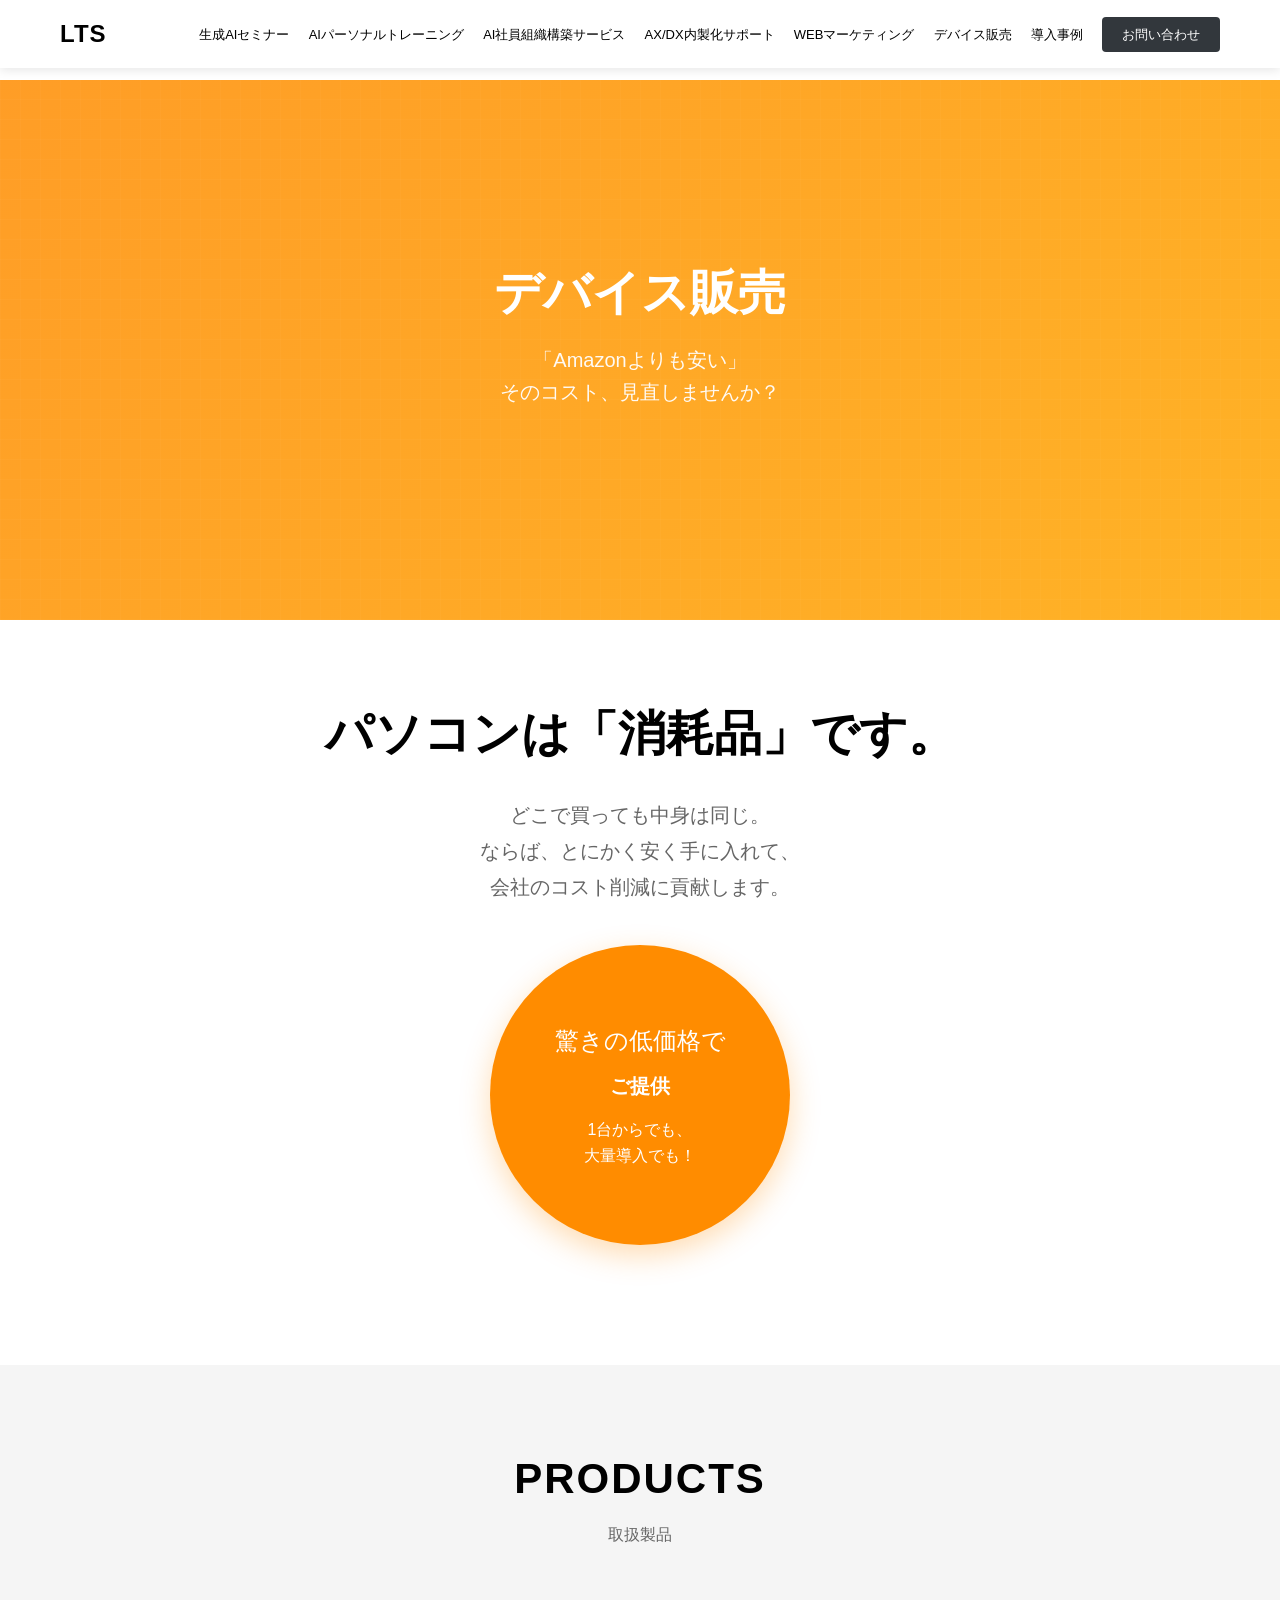
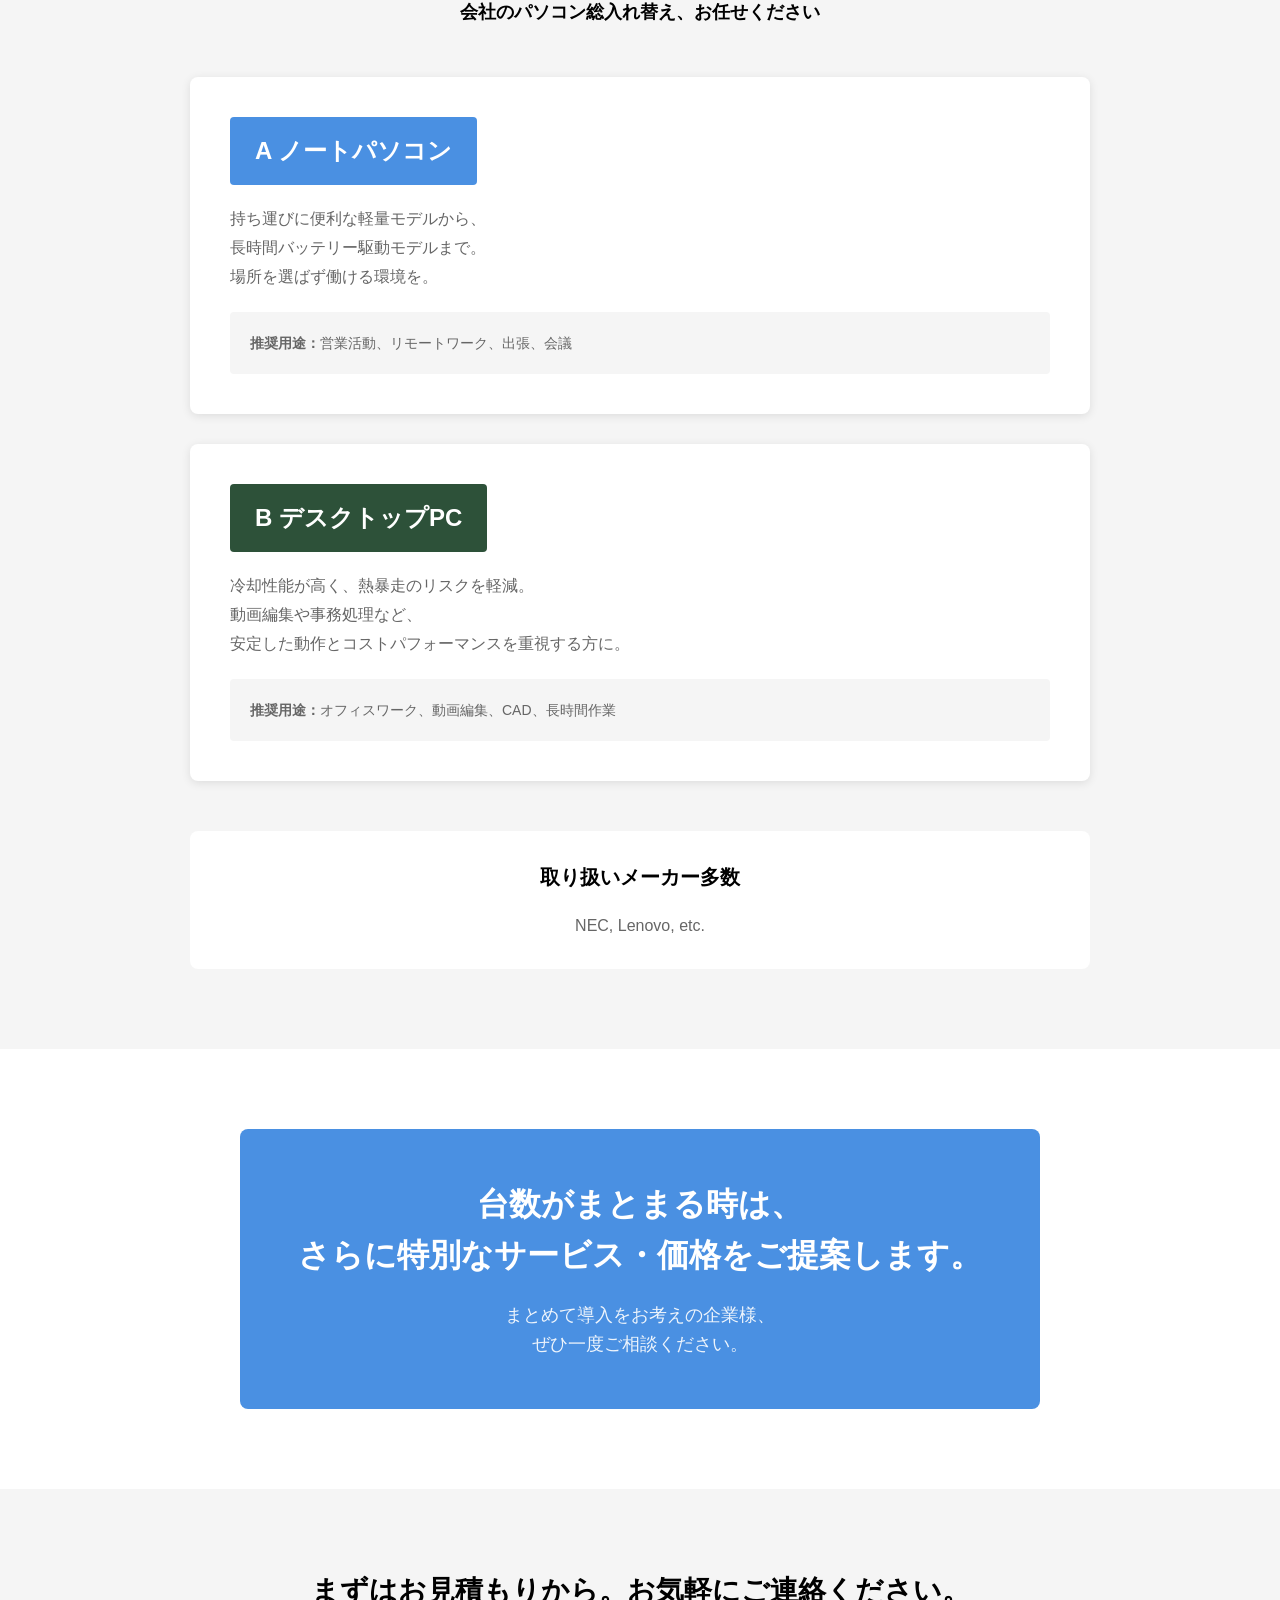
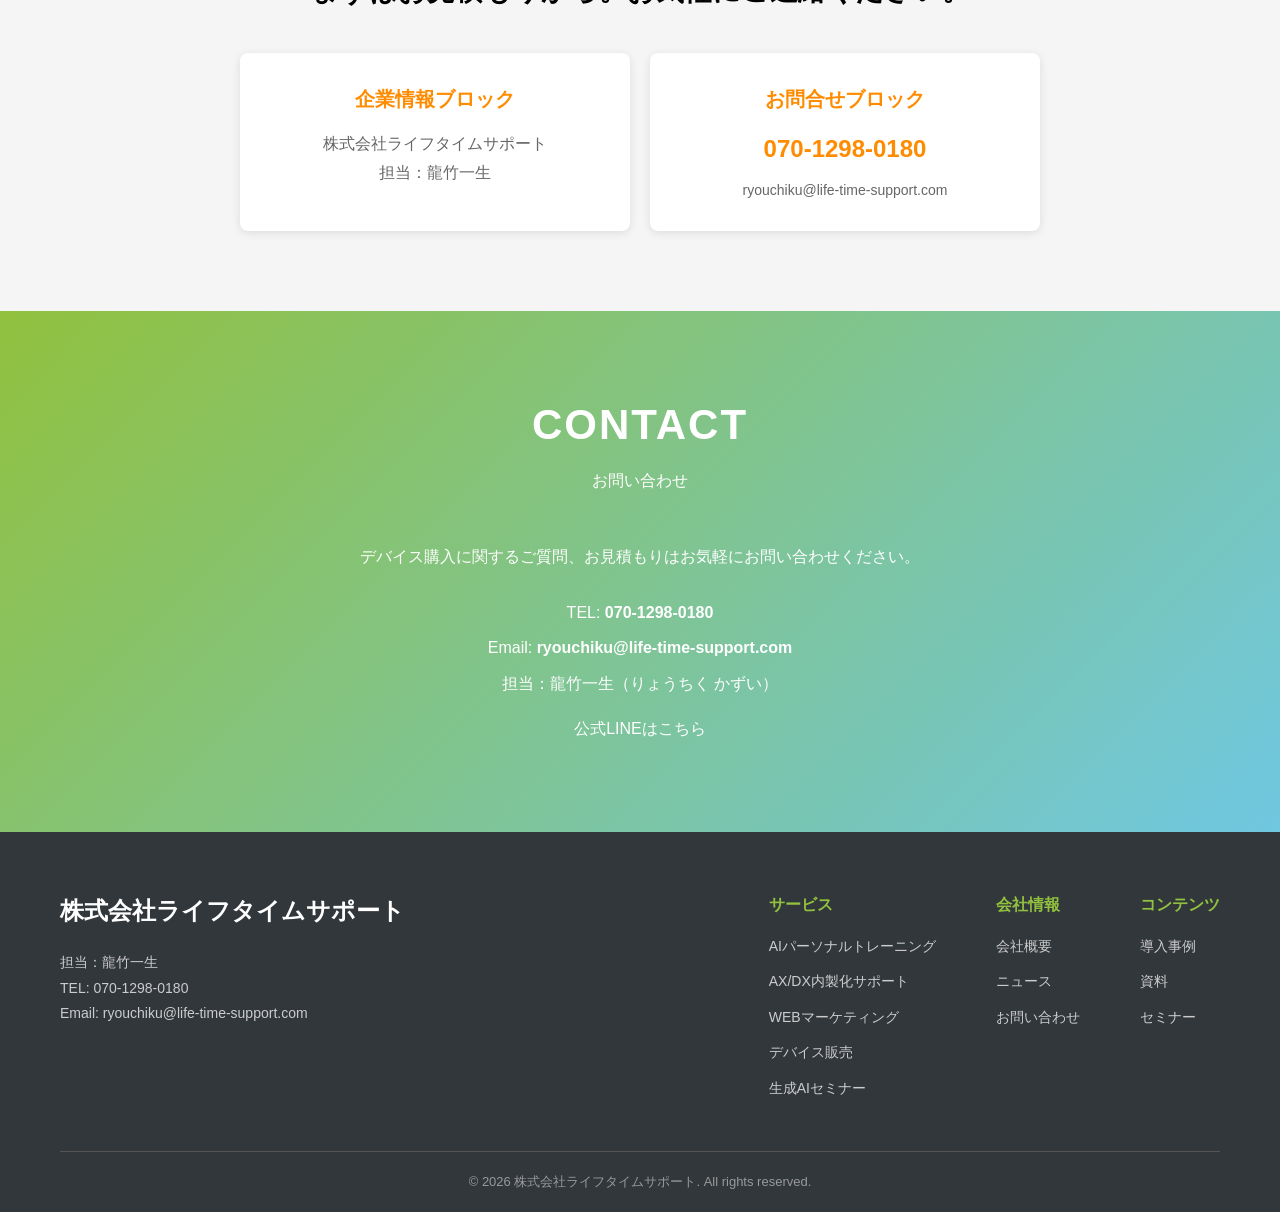
<file: device-sales.html>
<!DOCTYPE html>
<!-- ************************************************************************ -->
<!--                                                                          -->
<!--    device-sales.html                               :::      ::::::::  -->
<!--                                                    :+:      :+:    :+:  -->
<!--    By: Claude (LTS)                                #+#  +:+       +#+  -->
<!--                                                  +#+#+#+#+#+   +#+       -->
<!--    Created: 2026/03/26 10:44 by Claude (LTS)     #+#    #+#       -->
<!--    Updated: 2026/03/26 10:44 by Claude (LTS)     ###   ########    -->
<!--                                                                          -->
<!--    © Life Time Support Inc.                                         -->
<!--                                                                          -->
<!-- ************************************************************************ -->
<html lang="ja">
<head>
    <meta charset="UTF-8">
    <meta name="viewport" content="width=device-width, initial-scale=1.0">
    <title>デバイス販売 | 株式会社ライフタイムサポート</title>
    <link rel="stylesheet" href="styles.css">
</head>
<body>
    <!-- Header -->
    <header class="header">
        <div class="container">
            <div class="header-content">
                <div class="logo">
                    <a href="index.html">LTS</a>
                </div>
                <nav class="nav" id="nav">
                    <ul class="nav-list">
                        <li><a href="ai-seminar.html">生成AIセミナー</a></li>
                        <li><a href="ai-training.html">AIパーソナルトレーニング</a></li>
                        <li><a href="#">AI社員組織構築サービス</a></li>
                        <li><a href="it-support.html">AX/DX内製化サポート</a></li>
                        <li><a href="web-marketing.html">WEBマーケティング</a></li>
                        <li><a href="device-sales.html">デバイス販売</a></li>
                        <li><a href="index.html#case">導入事例</a></li>
                        <li><a href="#contact" class="cta-button">お問い合わせ</a></li>
                    </ul>
                </nav>
                <button class="hamburger" id="hamburger">
                    <span></span>
                    <span></span>
                    <span></span>
                </button>
            </div>
        </div>
    </header>

    <!-- Hero Section -->
    <section class="hero" style="margin-top: 80px; height: 60vh;">
        <div class="hero-background hero-device-sales"></div>
        <div class="container">
            <div class="hero-content">
                <h1 class="hero-title">デバイス販売</h1>
                <p class="hero-subtitle">「Amazonよりも安い」<br>そのコスト、見直しませんか？</p>
            </div>
        </div>
    </section>

    <!-- Main Message Section -->
    <section class="section" style="background-color: #ffffff;">
        <div class="container">
            <div style="max-width: 900px; margin: 0 auto; text-align: center;">
                <h2 style="font-size: 48px; font-weight: bold; margin-bottom: 30px; line-height: 1.4;">
                    パソコンは「消耗品」です。
                </h2>
                <p style="font-size: 20px; line-height: 1.8; color: #666; margin-bottom: 40px;">
                    どこで買っても中身は同じ。<br>
                    ならば、とにかく安く手に入れて、<br>
                    会社のコスト削減に貢献します。
                </p>
                <div style="background-color: #ff8c00; color: white; padding: 30px; border-radius: 50%; width: 300px; height: 300px; margin: 40px auto; display: flex; flex-direction: column; align-items: center; justify-content: center; box-shadow: 0 10px 30px rgba(255, 140, 0, 0.3);">
                    <p style="font-size: 24px; margin-bottom: 10px;">驚きの低価格で</p>
                    <p style="font-size: 20px; font-weight: bold;">ご提供</p>
                    <p style="font-size: 16px; margin-top: 15px;">1台からでも、<br>大量導入でも！</p>
                </div>
            </div>
        </div>
    </section>

    <!-- Products Section -->
    <section class="section" style="background-color: #f5f5f5;">
        <div class="container">
            <h2 class="section-title">PRODUCTS</h2>
            <p class="section-subtitle">取扱製品</p>

            <div style="max-width: 900px; margin: 0 auto;">
                <p style="text-align: center; font-size: 18px; margin-bottom: 50px; font-weight: bold;">
                    会社のパソコン総入れ替え、お任せください
                </p>

                <!-- Laptop Section -->
                <div style="background-color: white; padding: 40px; border-radius: 8px; margin-bottom: 30px; box-shadow: 0 2px 10px rgba(0,0,0,0.1);">
                    <div style="background-color: #4a90e2; color: white; padding: 15px 25px; border-radius: 4px; display: inline-block; margin-bottom: 20px;">
                        <h3 style="font-size: 24px; font-weight: bold;">A ノートパソコン</h3>
                    </div>
                    <p style="font-size: 16px; line-height: 1.8; color: #666; margin-bottom: 20px;">
                        持ち運びに便利な軽量モデルから、<br>
                        長時間バッテリー駆動モデルまで。<br>
                        場所を選ばず働ける環境を。
                    </p>
                    <div style="background-color: #f5f5f5; padding: 20px; border-radius: 4px; margin-top: 20px;">
                        <p style="font-size: 14px; color: #666;">
                            <strong>推奨用途：</strong>営業活動、リモートワーク、出張、会議
                        </p>
                    </div>
                </div>

                <!-- Desktop Section -->
                <div style="background-color: white; padding: 40px; border-radius: 8px; margin-bottom: 30px; box-shadow: 0 2px 10px rgba(0,0,0,0.1);">
                    <div style="background-color: #2d5139; color: white; padding: 15px 25px; border-radius: 4px; display: inline-block; margin-bottom: 20px;">
                        <h3 style="font-size: 24px; font-weight: bold;">B デスクトップPC</h3>
                    </div>
                    <p style="font-size: 16px; line-height: 1.8; color: #666; margin-bottom: 20px;">
                        冷却性能が高く、熱暴走のリスクを軽減。<br>
                        動画編集や事務処理など、<br>
                        安定した動作とコストパフォーマンスを重視する方に。
                    </p>
                    <div style="background-color: #f5f5f5; padding: 20px; border-radius: 4px; margin-top: 20px;">
                        <p style="font-size: 14px; color: #666;">
                            <strong>推奨用途：</strong>オフィスワーク、動画編集、CAD、長時間作業
                        </p>
                    </div>
                </div>

                <!-- Brands Section -->
                <div style="text-align: center; margin-top: 50px; padding: 30px; background-color: white; border-radius: 8px;">
                    <h3 style="font-size: 20px; margin-bottom: 20px;">取り扱いメーカー多数</h3>
                    <p style="font-size: 16px; color: #666;">NEC, Lenovo, etc.</p>
                </div>
            </div>
        </div>
    </section>

    <!-- Volume Discount Section -->
    <section class="section" style="background-color: #ffffff;">
        <div class="container">
            <div style="max-width: 800px; margin: 0 auto; background-color: #4a90e2; padding: 50px 30px; border-radius: 8px; color: white; text-align: center;">
                <h2 style="font-size: 32px; margin-bottom: 20px; font-weight: bold;">台数がまとまる時は、<br>さらに特別なサービス・価格をご提案します。</h2>
                <p style="font-size: 18px; opacity: 0.9; margin-top: 20px;">
                    まとめて導入をお考えの企業様、<br>
                    ぜひ一度ご相談ください。
                </p>
            </div>
        </div>
    </section>

    <!-- CTA Section -->
    <section class="section" style="background-color: #f5f5f5;">
        <div class="container">
            <div style="max-width: 800px; margin: 0 auto; text-align: center;">
                <h2 style="font-size: 28px; margin-bottom: 30px; font-weight: bold;">まずはお見積もりから。お気軽にご連絡ください。</h2>
                <div style="display: grid; grid-template-columns: 1fr 1fr; gap: 20px; margin-top: 40px;">
                    <div style="background-color: white; padding: 30px; border-radius: 8px; box-shadow: 0 2px 10px rgba(0,0,0,0.1);">
                        <h3 style="font-size: 20px; margin-bottom: 15px; color: #ff8c00;">企業情報ブロック</h3>
                        <p style="font-size: 16px; color: #666; line-height: 1.8;">
                            株式会社ライフタイムサポート<br>
                            担当：龍竹一生
                        </p>
                    </div>
                    <div style="background-color: white; padding: 30px; border-radius: 8px; box-shadow: 0 2px 10px rgba(0,0,0,0.1);">
                        <h3 style="font-size: 20px; margin-bottom: 15px; color: #ff8c00;">お問合せブロック</h3>
                        <p style="font-size: 24px; font-weight: bold; color: #ff8c00; margin-bottom: 10px;">070-1298-0180</p>
                        <p style="font-size: 14px; color: #666;">ryouchiku@life-time-support.com</p>
                    </div>
                </div>
            </div>
        </div>
    </section>

    <!-- Contact Section -->
    <section id="contact" class="section contact-section">
        <div class="container">
            <div class="contact-content">
                <h2 class="section-title">CONTACT</h2>
                <p class="section-subtitle">お問い合わせ</p>
                <p class="contact-text">デバイス購入に関するご質問、お見積もりはお気軽にお問い合わせください。</p>
                <div class="contact-info">
                    <p class="contact-phone">TEL: <a href="tel:07012980180">070-1298-0180</a></p>
                    <p class="contact-email">Email: <a href="mailto:ryouchiku@life-time-support.com">ryouchiku@life-time-support.com</a></p>
                    <p class="contact-person">担当：龍竹一生（りょうちく かずい）</p>
                    <p style="margin-top: 20px;">公式LINEはこちら</p>
                </div>
            </div>
        </div>
    </section>

    <!-- Footer -->
    <footer class="footer">
        <div class="container">
            <div class="footer-content">
                <div class="footer-logo">
                    <h3>株式会社ライフタイムサポート</h3>
                    <p>担当：龍竹一生<br>TEL: 070-1298-0180<br>Email: ryouchiku@life-time-support.com</p>
                </div>
                <div class="footer-links">
                    <div class="footer-column">
                        <h4>サービス</h4>
                        <ul>
                            <li><a href="ai-training.html">AIパーソナルトレーニング</a></li>
                            <li><a href="it-support.html">AX/DX内製化サポート</a></li>
                            <li><a href="web-marketing.html">WEBマーケティング</a></li>
                            <li><a href="device-sales.html">デバイス販売</a></li>
                            <li><a href="ai-seminar.html">生成AIセミナー</a></li>
                        </ul>
                    </div>
                    <div class="footer-column">
                        <h4>会社情報</h4>
                        <ul>
                            <li><a href="index.html#about">会社概要</a></li>
                            <li><a href="index.html#news">ニュース</a></li>
                            <li><a href="#contact">お問い合わせ</a></li>
                        </ul>
                    </div>
                    <div class="footer-column">
                        <h4>コンテンツ</h4>
                        <ul>
                            <li><a href="index.html#case">導入事例</a></li>
                            <li><a href="index.html#resources">資料</a></li>
                            <li><a href="index.html#seminar">セミナー</a></li>
                        </ul>
                    </div>
                </div>
            </div>
            <div class="footer-bottom">
                <p>&copy; 2026 株式会社ライフタイムサポート. All rights reserved.</p>
            </div>
        </div>
    </footer>

    <script src="script.js"></script>
</body>
</html>
</file>
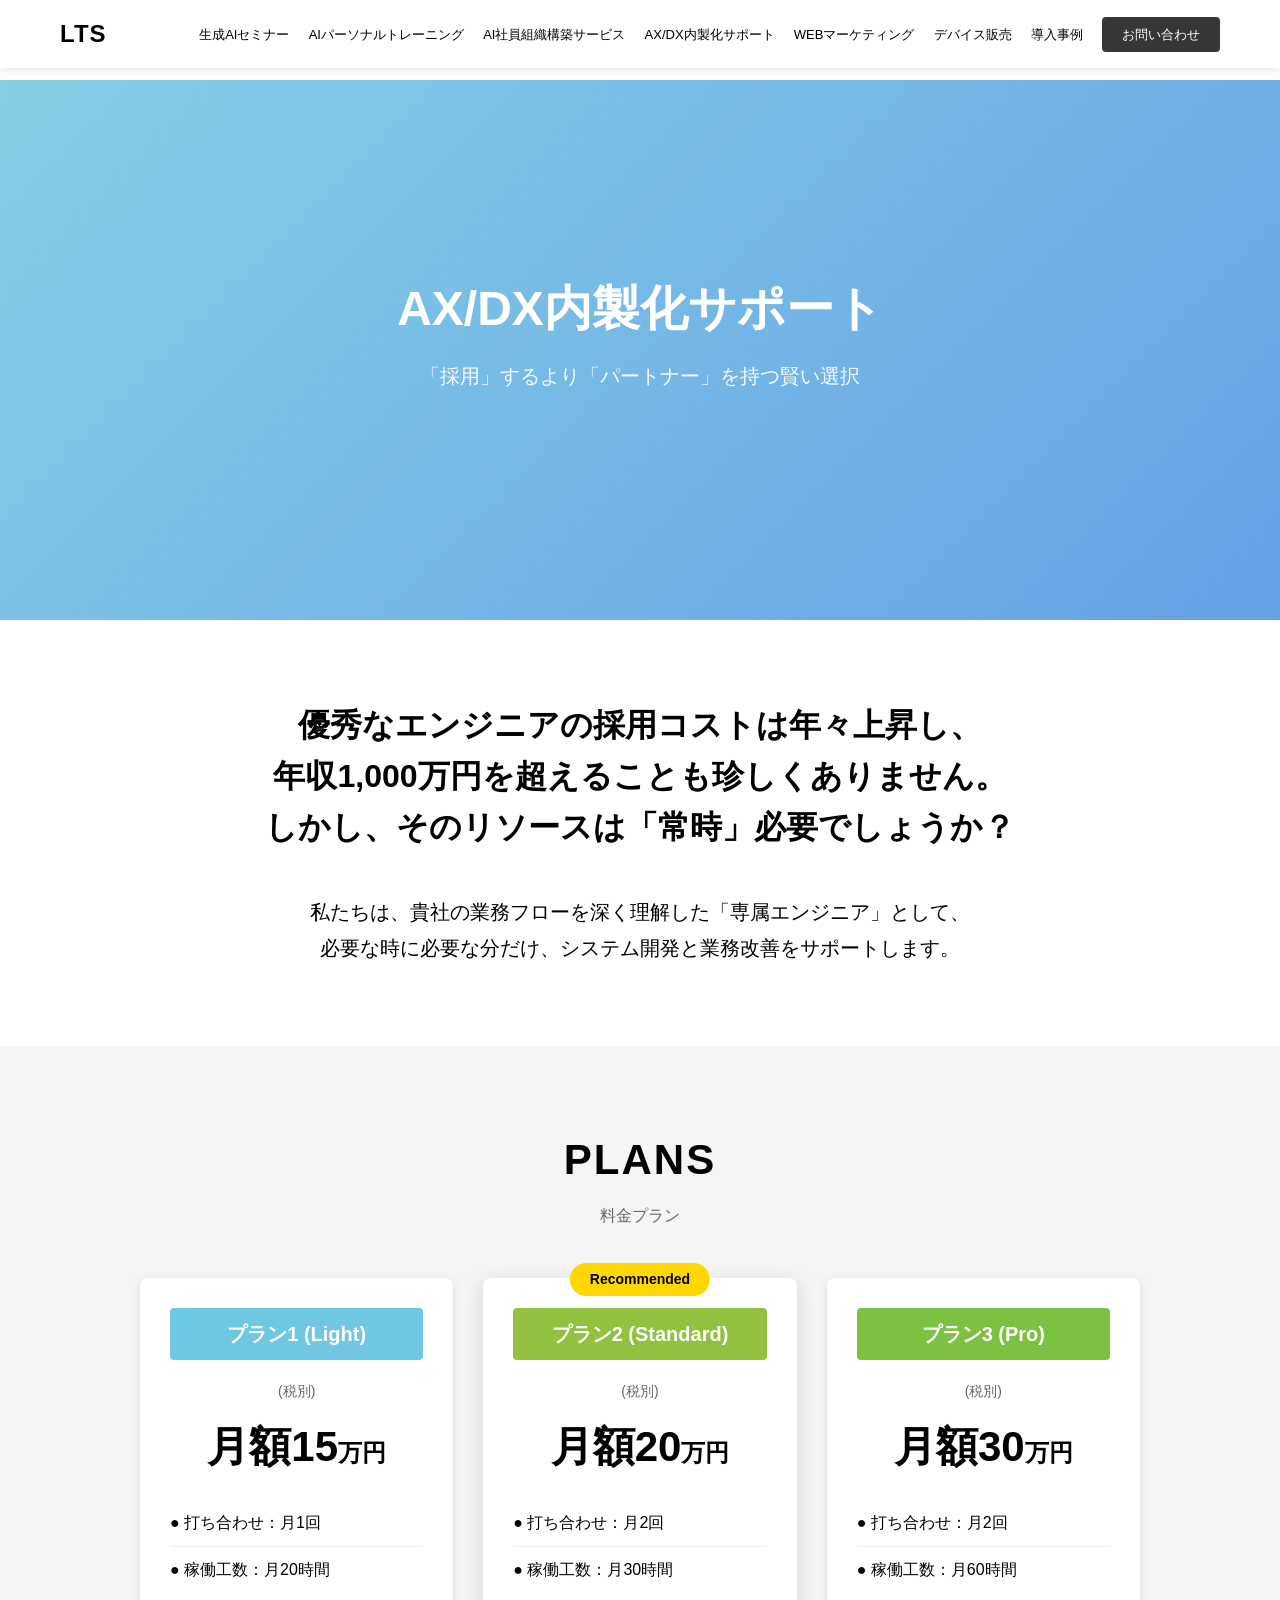
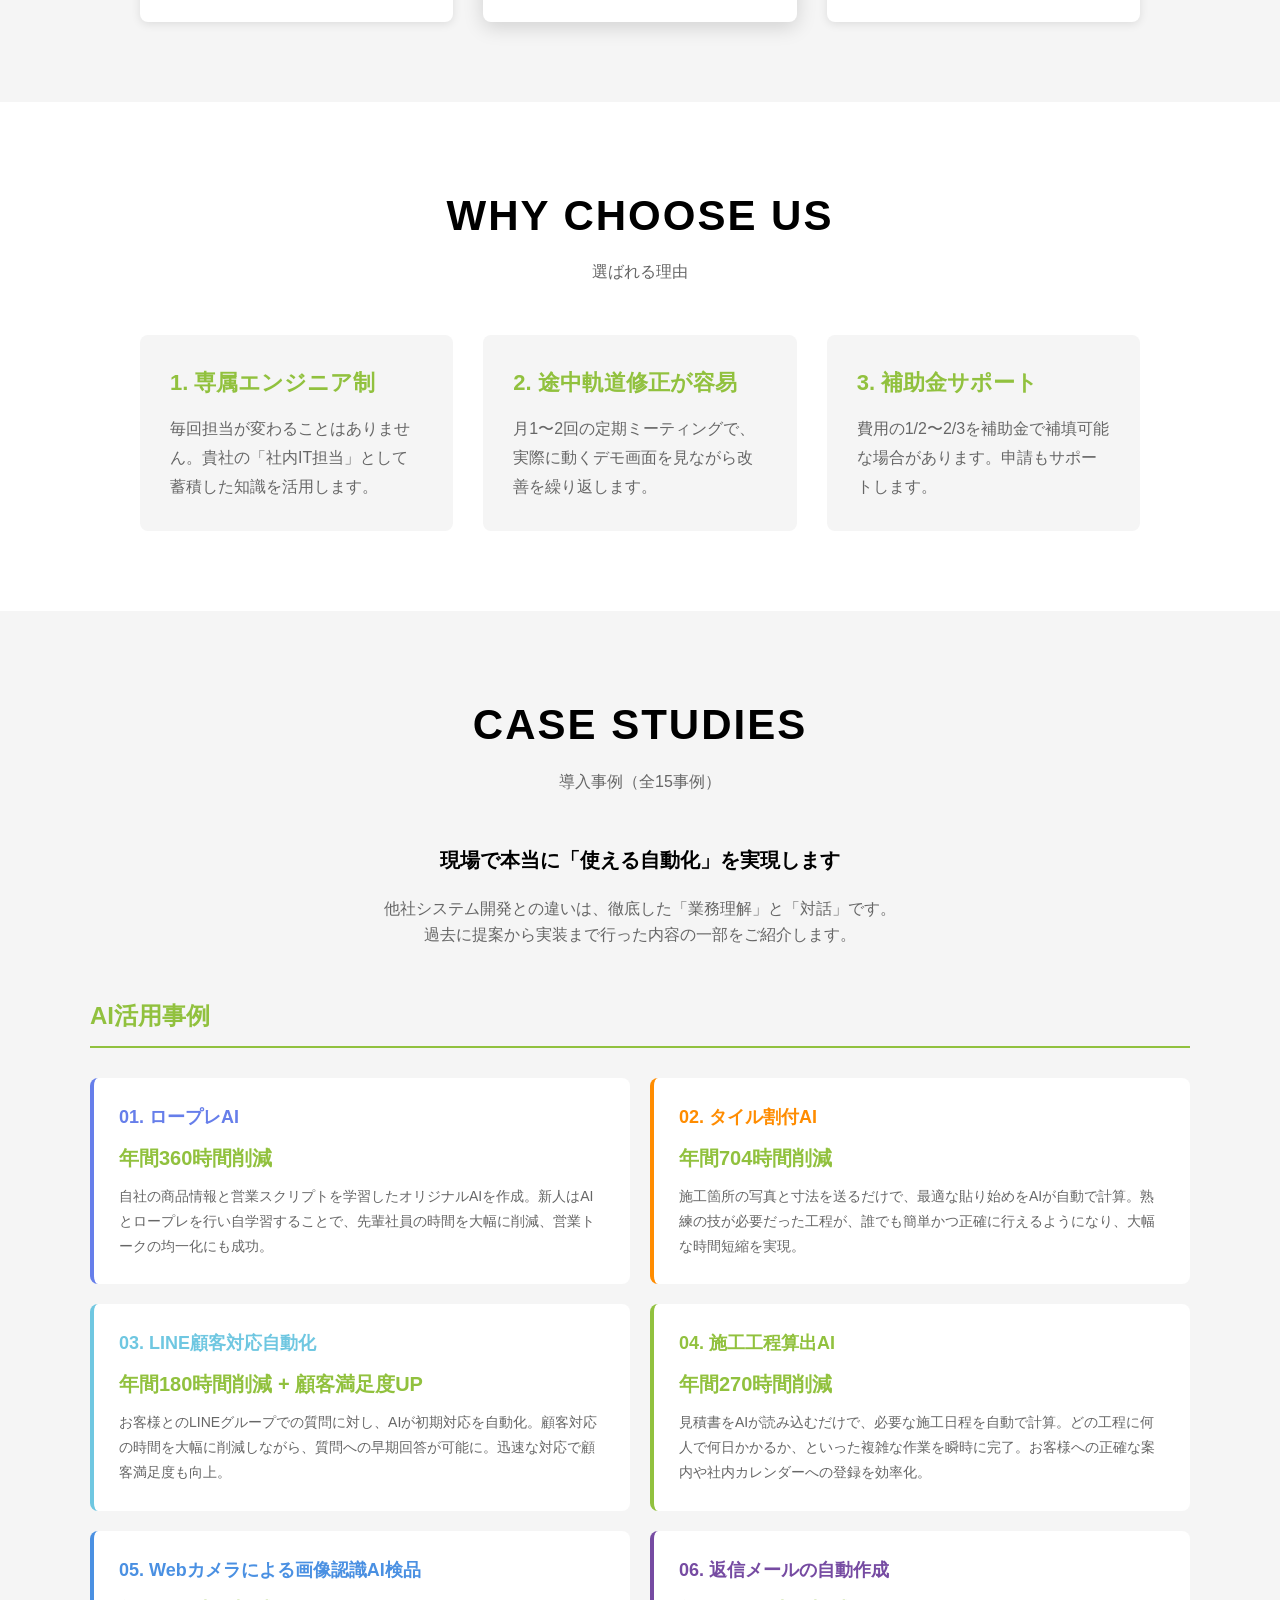
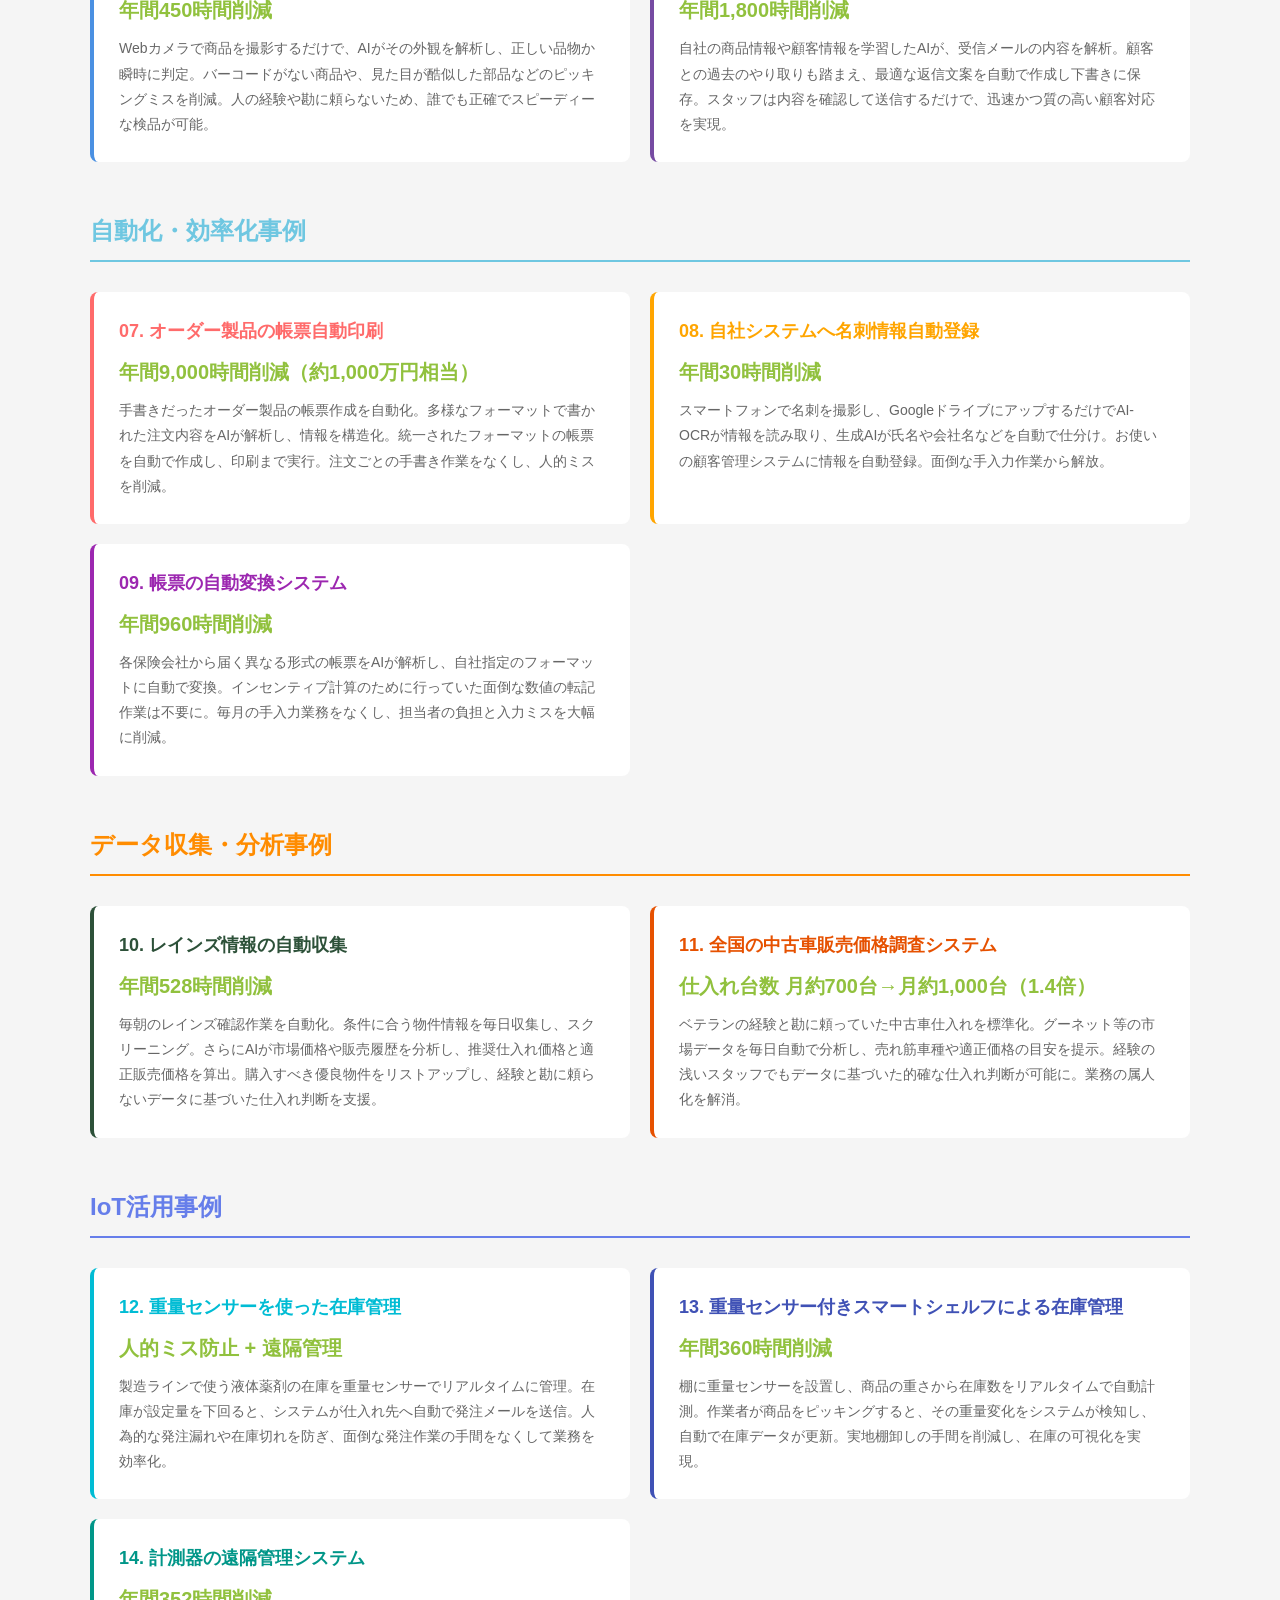
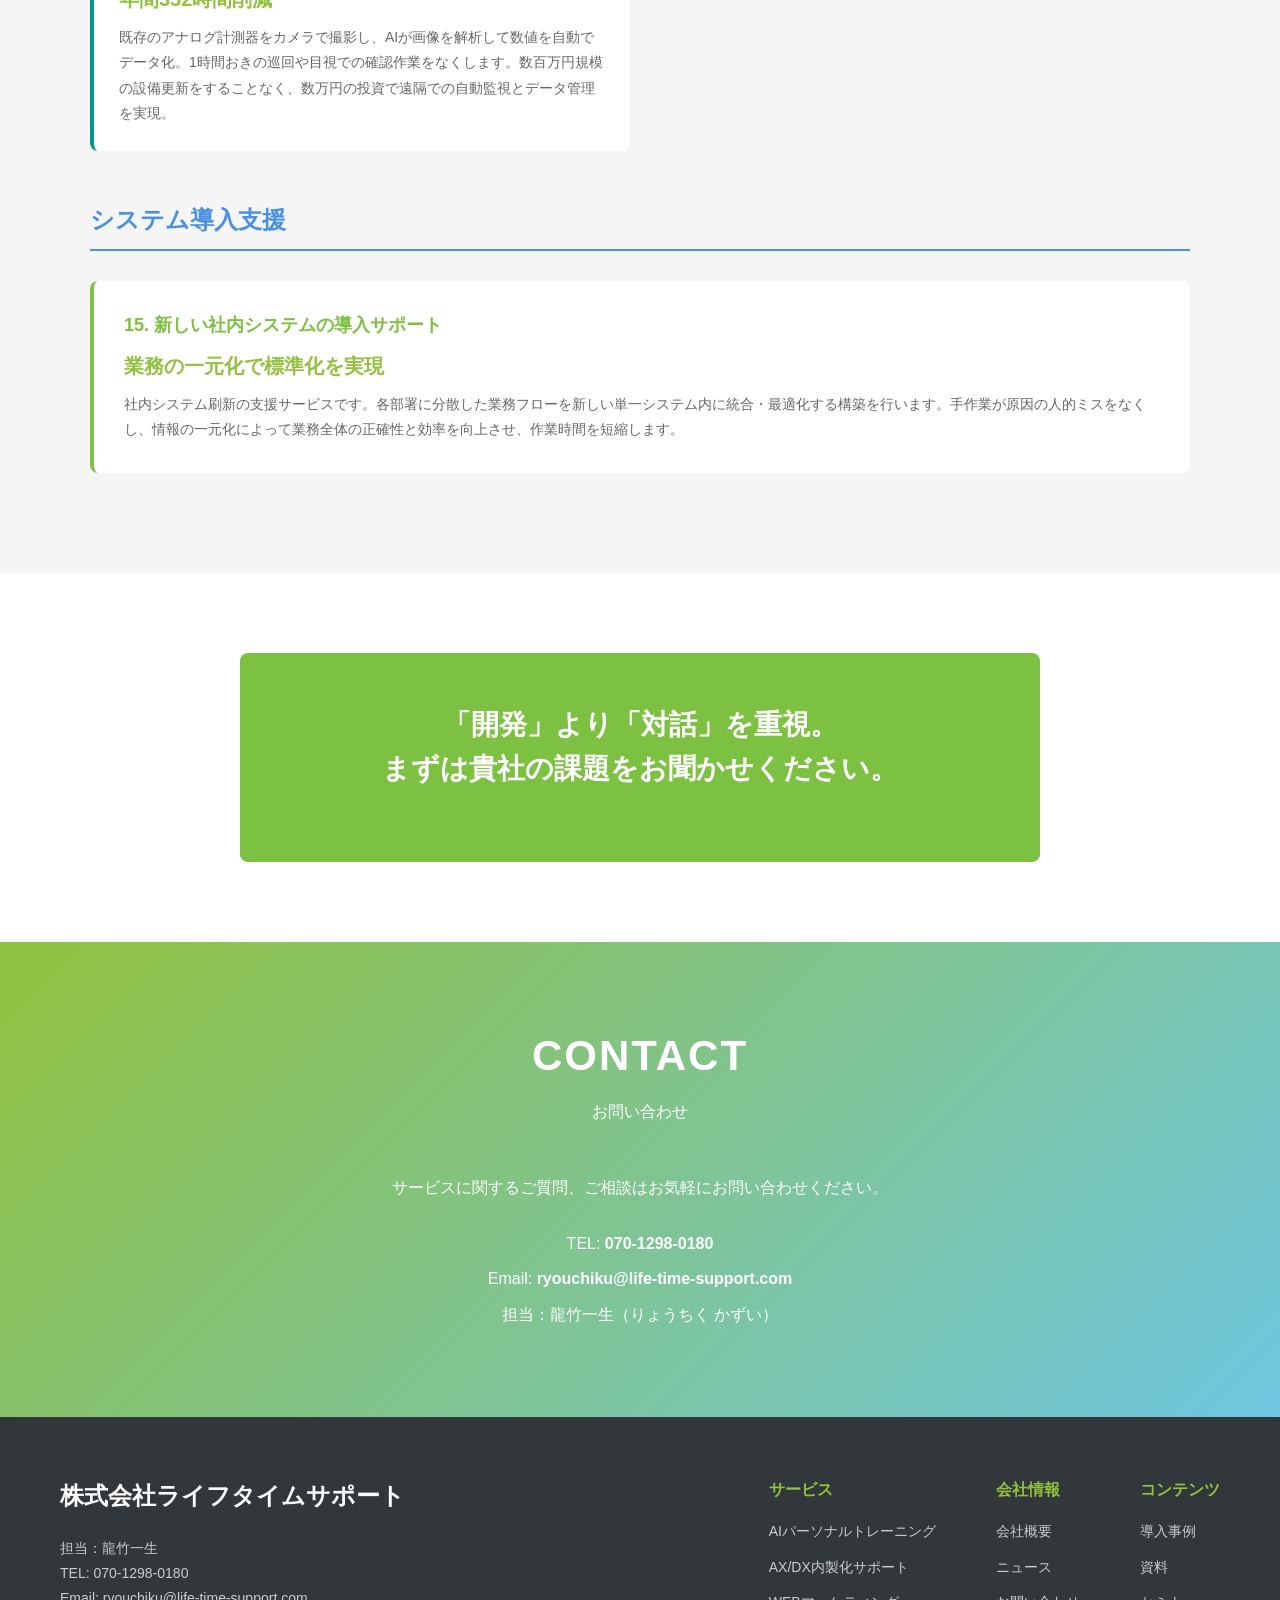
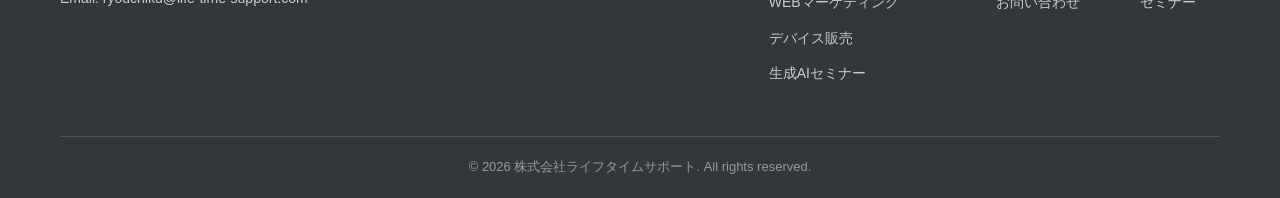
<file: it-support.html>
<!DOCTYPE html>
<!-- ************************************************************************ -->
<!--                                                                          -->
<!--    it-support.html                                 :::      ::::::::  -->
<!--                                                    :+:      :+:    :+:  -->
<!--    By: Claude (LTS)                                #+#  +:+       +#+  -->
<!--                                                  +#+#+#+#+#+   +#+       -->
<!--    Created: 2026/03/26 10:44 by Claude (LTS)     #+#    #+#       -->
<!--    Updated: 2026/03/26 10:44 by Claude (LTS)     ###   ########    -->
<!--                                                                          -->
<!--    © Life Time Support Inc.                                         -->
<!--                                                                          -->
<!-- ************************************************************************ -->
<html lang="ja">
<head>
    <meta charset="UTF-8">
    <meta name="viewport" content="width=device-width, initial-scale=1.0">
    <title>AX/DX内製化サポート | 株式会社ライフタイムサポート</title>
    <link rel="stylesheet" href="styles.css">
</head>
<body>
    <!-- Header -->
    <header class="header">
        <div class="container">
            <div class="header-content">
                <div class="logo">
                    <a href="index.html">LTS</a>
                </div>
                <nav class="nav" id="nav">
                    <ul class="nav-list">
                        <li><a href="ai-seminar.html">生成AIセミナー</a></li>
                        <li><a href="ai-training.html">AIパーソナルトレーニング</a></li>
                        <li><a href="#">AI社員組織構築サービス</a></li>
                        <li><a href="it-support.html">AX/DX内製化サポート</a></li>
                        <li><a href="web-marketing.html">WEBマーケティング</a></li>
                        <li><a href="device-sales.html">デバイス販売</a></li>
                        <li><a href="index.html#case">導入事例</a></li>
                        <li><a href="#contact" class="cta-button">お問い合わせ</a></li>
                    </ul>
                </nav>
                <button class="hamburger" id="hamburger">
                    <span></span>
                    <span></span>
                    <span></span>
                </button>
            </div>
        </div>
    </header>

    <!-- Hero Section -->
    <section class="hero" style="margin-top: 80px; height: 60vh;">
        <div class="hero-background hero-it-support"></div>
        <div class="container">
            <div class="hero-content">
                <h1 class="hero-title">AX/DX内製化サポート</h1>
                <p class="hero-subtitle">「採用」するより「パートナー」を持つ賢い選択</p>
            </div>
        </div>
    </section>

    <!-- Introduction Section -->
    <section class="section" style="background-color: #ffffff;">
        <div class="container">
            <div style="max-width: 900px; margin: 0 auto; text-align: center;">
                <h2 style="font-size: 32px; margin-bottom: 30px; line-height: 1.6;">
                    優秀なエンジニアの採用コストは年々上昇し、<br>
                    年収1,000万円を超えることも珍しくありません。<br>
                    しかし、そのリソースは「常時」必要でしょうか？
                </h2>
                <p style="font-size: 20px; margin-top: 40px; line-height: 1.8;">
                    私たちは、貴社の業務フローを深く理解した「専属エンジニア」として、<br>
                    必要な時に必要な分だけ、システム開発と業務改善をサポートします。
                </p>
            </div>
        </div>
    </section>

    <!-- Pricing Section -->
    <section class="section" style="background-color: #f5f5f5;">
        <div class="container">
            <h2 class="section-title">PLANS</h2>
            <p class="section-subtitle">料金プラン</p>
            <div class="service-grid" style="grid-template-columns: repeat(auto-fit, minmax(300px, 1fr)); gap: 30px; max-width: 1000px; margin: 0 auto;">
                <div style="background-color: white; padding: 30px; border-radius: 8px; box-shadow: 0 2px 10px rgba(0,0,0,0.1);">
                    <div style="background-color: #6fc7e1; color: white; padding: 10px; border-radius: 4px; text-align: center; margin-bottom: 20px;">
                        <h3 style="font-size: 20px;">プラン1 (Light)</h3>
                    </div>
                    <div style="text-align: center; margin-bottom: 20px;">
                        <p style="font-size: 14px; color: #666; margin-bottom: 10px;">(税別)</p>
                        <p style="font-size: 42px; font-weight: bold; color: #000;">月額15<span style="font-size: 24px;">万円</span></p>
                    </div>
                    <ul style="list-style: none; padding: 0;">
                        <li style="padding: 10px 0; border-bottom: 1px solid #eee;">● 打ち合わせ：月1回</li>
                        <li style="padding: 10px 0;">● 稼働工数：月20時間</li>
                    </ul>
                </div>

                <div style="background-color: white; padding: 30px; border-radius: 8px; box-shadow: 0 5px 20px rgba(0,0,0,0.15); position: relative;">
                    <div style="position: absolute; top: -15px; left: 50%; transform: translateX(-50%); background-color: #ffd700; color: #000; padding: 5px 20px; border-radius: 20px; font-weight: bold; font-size: 14px;">
                        Recommended
                    </div>
                    <div style="background-color: #91c13e; color: white; padding: 10px; border-radius: 4px; text-align: center; margin-bottom: 20px;">
                        <h3 style="font-size: 20px;">プラン2 (Standard)</h3>
                    </div>
                    <div style="text-align: center; margin-bottom: 20px;">
                        <p style="font-size: 14px; color: #666; margin-bottom: 10px;">(税別)</p>
                        <p style="font-size: 42px; font-weight: bold; color: #000;">月額20<span style="font-size: 24px;">万円</span></p>
                    </div>
                    <ul style="list-style: none; padding: 0;">
                        <li style="padding: 10px 0; border-bottom: 1px solid #eee;">● 打ち合わせ：月2回</li>
                        <li style="padding: 10px 0;">● 稼働工数：月30時間</li>
                    </ul>
                </div>

                <div style="background-color: white; padding: 30px; border-radius: 8px; box-shadow: 0 2px 10px rgba(0,0,0,0.1);">
                    <div style="background-color: #7cc142; color: white; padding: 10px; border-radius: 4px; text-align: center; margin-bottom: 20px;">
                        <h3 style="font-size: 20px;">プラン3 (Pro)</h3>
                    </div>
                    <div style="text-align: center; margin-bottom: 20px;">
                        <p style="font-size: 14px; color: #666; margin-bottom: 10px;">(税別)</p>
                        <p style="font-size: 42px; font-weight: bold; color: #000;">月額30<span style="font-size: 24px;">万円</span></p>
                    </div>
                    <ul style="list-style: none; padding: 0;">
                        <li style="padding: 10px 0; border-bottom: 1px solid #eee;">● 打ち合わせ：月2回</li>
                        <li style="padding: 10px 0;">● 稼働工数：月60時間</li>
                    </ul>
                </div>
            </div>
        </div>
    </section>

    <!-- Why Choose Us Section -->
    <section class="section">
        <div class="container">
            <h2 class="section-title">WHY CHOOSE US</h2>
            <p class="section-subtitle">選ばれる理由</p>
            <div class="service-grid" style="grid-template-columns: repeat(auto-fit, minmax(300px, 1fr)); gap: 30px; max-width: 1000px; margin: 0 auto;">
                <div style="background-color: #f5f5f5; padding: 30px; border-radius: 8px;">
                    <h3 style="font-size: 22px; margin-bottom: 15px; color: #91c13e;">1. 専属エンジニア制</h3>
                    <p style="line-height: 1.8; color: #666;">
                        毎回担当が変わることはありません。貴社の「社内IT担当」として蓄積した知識を活用します。
                    </p>
                </div>
                <div style="background-color: #f5f5f5; padding: 30px; border-radius: 8px;">
                    <h3 style="font-size: 22px; margin-bottom: 15px; color: #91c13e;">2. 途中軌道修正が容易</h3>
                    <p style="line-height: 1.8; color: #666;">
                        月1〜2回の定期ミーティングで、実際に動くデモ画面を見ながら改善を繰り返します。
                    </p>
                </div>
                <div style="background-color: #f5f5f5; padding: 30px; border-radius: 8px;">
                    <h3 style="font-size: 22px; margin-bottom: 15px; color: #91c13e;">3. 補助金サポート</h3>
                    <p style="line-height: 1.8; color: #666;">
                        費用の1/2〜2/3を補助金で補填可能な場合があります。申請もサポートします。
                    </p>
                </div>
            </div>
        </div>
    </section>

    <!-- Case Studies Section -->
    <section class="section" style="background-color: #f5f5f5;">
        <div class="container">
            <h2 class="section-title">CASE STUDIES</h2>
            <p class="section-subtitle">導入事例（全15事例）</p>
            <div style="max-width: 1100px; margin: 0 auto;">
                <p style="text-align: center; font-size: 20px; margin-bottom: 20px; font-weight: bold;">
                    現場で本当に「使える自動化」を実現します
                </p>
                <p style="text-align: center; font-size: 16px; margin-bottom: 50px; color: #666;">
                    他社システム開発との違いは、徹底した「業務理解」と「対話」です。<br>
                    過去に提案から実装まで行った内容の一部をご紹介します。
                </p>

                <!-- AI活用事例 -->
                <h3 style="font-size: 24px; margin-bottom: 30px; color: #91c13e; border-bottom: 2px solid #91c13e; padding-bottom: 10px;">AI活用事例</h3>

                <div class="service-grid" style="grid-template-columns: repeat(auto-fit, minmax(480px, 1fr)); gap: 20px; margin-bottom: 50px;">
                    <div style="background-color: white; padding: 25px; border-radius: 8px; border-left: 4px solid #667eea;">
                        <h4 style="font-size: 18px; margin-bottom: 10px; color: #667eea; font-weight: bold;">01. ロープレAI</h4>
                        <p style="font-size: 20px; font-weight: bold; color: #91c13e; margin-bottom: 10px;">年間360時間削減</p>
                        <p style="line-height: 1.8; color: #666; font-size: 14px;">
                            自社の商品情報と営業スクリプトを学習したオリジナルAIを作成。新人はAIとロープレを行い自学習することで、先輩社員の時間を大幅に削減、営業トークの均一化にも成功。
                        </p>
                    </div>

                    <div style="background-color: white; padding: 25px; border-radius: 8px; border-left: 4px solid #ff8c00;">
                        <h4 style="font-size: 18px; margin-bottom: 10px; color: #ff8c00; font-weight: bold;">02. タイル割付AI</h4>
                        <p style="font-size: 20px; font-weight: bold; color: #91c13e; margin-bottom: 10px;">年間704時間削減</p>
                        <p style="line-height: 1.8; color: #666; font-size: 14px;">
                            施工箇所の写真と寸法を送るだけで、最適な貼り始めをAIが自動で計算。熟練の技が必要だった工程が、誰でも簡単かつ正確に行えるようになり、大幅な時間短縮を実現。
                        </p>
                    </div>

                    <div style="background-color: white; padding: 25px; border-radius: 8px; border-left: 4px solid #6fc7e1;">
                        <h4 style="font-size: 18px; margin-bottom: 10px; color: #6fc7e1; font-weight: bold;">03. LINE顧客対応自動化</h4>
                        <p style="font-size: 20px; font-weight: bold; color: #91c13e; margin-bottom: 10px;">年間180時間削減 + 顧客満足度UP</p>
                        <p style="line-height: 1.8; color: #666; font-size: 14px;">
                            お客様とのLINEグループでの質問に対し、AIが初期対応を自動化。顧客対応の時間を大幅に削減しながら、質問への早期回答が可能に。迅速な対応で顧客満足度も向上。
                        </p>
                    </div>

                    <div style="background-color: white; padding: 25px; border-radius: 8px; border-left: 4px solid #91c13e;">
                        <h4 style="font-size: 18px; margin-bottom: 10px; color: #91c13e; font-weight: bold;">04. 施工工程算出AI</h4>
                        <p style="font-size: 20px; font-weight: bold; color: #91c13e; margin-bottom: 10px;">年間270時間削減</p>
                        <p style="line-height: 1.8; color: #666; font-size: 14px;">
                            見積書をAIが読み込むだけで、必要な施工日程を自動で計算。どの工程に何人で何日かかるか、といった複雑な作業を瞬時に完了。お客様への正確な案内や社内カレンダーへの登録を効率化。
                        </p>
                    </div>

                    <div style="background-color: white; padding: 25px; border-radius: 8px; border-left: 4px solid #4a90e2;">
                        <h4 style="font-size: 18px; margin-bottom: 10px; color: #4a90e2; font-weight: bold;">05. Webカメラによる画像認識AI検品</h4>
                        <p style="font-size: 20px; font-weight: bold; color: #91c13e; margin-bottom: 10px;">年間450時間削減</p>
                        <p style="line-height: 1.8; color: #666; font-size: 14px;">
                            Webカメラで商品を撮影するだけで、AIがその外観を解析し、正しい品物か瞬時に判定。バーコードがない商品や、見た目が酷似した部品などのピッキングミスを削減。人の経験や勘に頼らないため、誰でも正確でスピーディーな検品が可能。
                        </p>
                    </div>

                    <div style="background-color: white; padding: 25px; border-radius: 8px; border-left: 4px solid #764ba2;">
                        <h4 style="font-size: 18px; margin-bottom: 10px; color: #764ba2; font-weight: bold;">06. 返信メールの自動作成</h4>
                        <p style="font-size: 20px; font-weight: bold; color: #91c13e; margin-bottom: 10px;">年間1,800時間削減</p>
                        <p style="line-height: 1.8; color: #666; font-size: 14px;">
                            自社の商品情報や顧客情報を学習したAIが、受信メールの内容を解析。顧客との過去のやり取りも踏まえ、最適な返信文案を自動で作成し下書きに保存。スタッフは内容を確認して送信するだけで、迅速かつ質の高い顧客対応を実現。
                        </p>
                    </div>
                </div>

                <!-- 自動化・効率化事例 -->
                <h3 style="font-size: 24px; margin-bottom: 30px; color: #6fc7e1; border-bottom: 2px solid #6fc7e1; padding-bottom: 10px;">自動化・効率化事例</h3>

                <div class="service-grid" style="grid-template-columns: repeat(auto-fit, minmax(480px, 1fr)); gap: 20px; margin-bottom: 50px;">
                    <div style="background-color: white; padding: 25px; border-radius: 8px; border-left: 4px solid #ff6b6b;">
                        <h4 style="font-size: 18px; margin-bottom: 10px; color: #ff6b6b; font-weight: bold;">07. オーダー製品の帳票自動印刷</h4>
                        <p style="font-size: 20px; font-weight: bold; color: #91c13e; margin-bottom: 10px;">年間9,000時間削減（約1,000万円相当）</p>
                        <p style="line-height: 1.8; color: #666; font-size: 14px;">
                            手書きだったオーダー製品の帳票作成を自動化。多様なフォーマットで書かれた注文内容をAIが解析し、情報を構造化。統一されたフォーマットの帳票を自動で作成し、印刷まで実行。注文ごとの手書き作業をなくし、人的ミスを削減。
                        </p>
                    </div>

                    <div style="background-color: white; padding: 25px; border-radius: 8px; border-left: 4px solid #ffa500;">
                        <h4 style="font-size: 18px; margin-bottom: 10px; color: #ffa500; font-weight: bold;">08. 自社システムへ名刺情報自動登録</h4>
                        <p style="font-size: 20px; font-weight: bold; color: #91c13e; margin-bottom: 10px;">年間30時間削減</p>
                        <p style="line-height: 1.8; color: #666; font-size: 14px;">
                            スマートフォンで名刺を撮影し、GoogleドライブにアップするだけでAI-OCRが情報を読み取り、生成AIが氏名や会社名などを自動で仕分け。お使いの顧客管理システムに情報を自動登録。面倒な手入力作業から解放。
                        </p>
                    </div>

                    <div style="background-color: white; padding: 25px; border-radius: 8px; border-left: 4px solid #9c27b0;">
                        <h4 style="font-size: 18px; margin-bottom: 10px; color: #9c27b0; font-weight: bold;">09. 帳票の自動変換システム</h4>
                        <p style="font-size: 20px; font-weight: bold; color: #91c13e; margin-bottom: 10px;">年間960時間削減</p>
                        <p style="line-height: 1.8; color: #666; font-size: 14px;">
                            各保険会社から届く異なる形式の帳票をAIが解析し、自社指定のフォーマットに自動で変換。インセンティブ計算のために行っていた面倒な数値の転記作業は不要に。毎月の手入力業務をなくし、担当者の負担と入力ミスを大幅に削減。
                        </p>
                    </div>
                </div>

                <!-- データ収集・分析事例 -->
                <h3 style="font-size: 24px; margin-bottom: 30px; color: #ff8c00; border-bottom: 2px solid #ff8c00; padding-bottom: 10px;">データ収集・分析事例</h3>

                <div class="service-grid" style="grid-template-columns: repeat(auto-fit, minmax(480px, 1fr)); gap: 20px; margin-bottom: 50px;">
                    <div style="background-color: white; padding: 25px; border-radius: 8px; border-left: 4px solid #2d5139;">
                        <h4 style="font-size: 18px; margin-bottom: 10px; color: #2d5139; font-weight: bold;">10. レインズ情報の自動収集</h4>
                        <p style="font-size: 20px; font-weight: bold; color: #91c13e; margin-bottom: 10px;">年間528時間削減</p>
                        <p style="line-height: 1.8; color: #666; font-size: 14px;">
                            毎朝のレインズ確認作業を自動化。条件に合う物件情報を毎日収集し、スクリーニング。さらにAIが市場価格や販売履歴を分析し、推奨仕入れ価格と適正販売価格を算出。購入すべき優良物件をリストアップし、経験と勘に頼らないデータに基づいた仕入れ判断を支援。
                        </p>
                    </div>

                    <div style="background-color: white; padding: 25px; border-radius: 8px; border-left: 4px solid #e65100;">
                        <h4 style="font-size: 18px; margin-bottom: 10px; color: #e65100; font-weight: bold;">11. 全国の中古車販売価格調査システム</h4>
                        <p style="font-size: 20px; font-weight: bold; color: #91c13e; margin-bottom: 10px;">仕入れ台数 月約700台→月約1,000台（1.4倍）</p>
                        <p style="line-height: 1.8; color: #666; font-size: 14px;">
                            ベテランの経験と勘に頼っていた中古車仕入れを標準化。グーネット等の市場データを毎日自動で分析し、売れ筋車種や適正価格の目安を提示。経験の浅いスタッフでもデータに基づいた的確な仕入れ判断が可能に。業務の属人化を解消。
                        </p>
                    </div>
                </div>

                <!-- IoT活用事例 -->
                <h3 style="font-size: 24px; margin-bottom: 30px; color: #667eea; border-bottom: 2px solid #667eea; padding-bottom: 10px;">IoT活用事例</h3>

                <div class="service-grid" style="grid-template-columns: repeat(auto-fit, minmax(480px, 1fr)); gap: 20px; margin-bottom: 50px;">
                    <div style="background-color: white; padding: 25px; border-radius: 8px; border-left: 4px solid #00bcd4;">
                        <h4 style="font-size: 18px; margin-bottom: 10px; color: #00bcd4; font-weight: bold;">12. 重量センサーを使った在庫管理</h4>
                        <p style="font-size: 20px; font-weight: bold; color: #91c13e; margin-bottom: 10px;">人的ミス防止 + 遠隔管理</p>
                        <p style="line-height: 1.8; color: #666; font-size: 14px;">
                            製造ラインで使う液体薬剤の在庫を重量センサーでリアルタイムに管理。在庫が設定量を下回ると、システムが仕入れ先へ自動で発注メールを送信。人為的な発注漏れや在庫切れを防ぎ、面倒な発注作業の手間をなくして業務を効率化。
                        </p>
                    </div>

                    <div style="background-color: white; padding: 25px; border-radius: 8px; border-left: 4px solid #3f51b5;">
                        <h4 style="font-size: 18px; margin-bottom: 10px; color: #3f51b5; font-weight: bold;">13. 重量センサー付きスマートシェルフによる在庫管理</h4>
                        <p style="font-size: 20px; font-weight: bold; color: #91c13e; margin-bottom: 10px;">年間360時間削減</p>
                        <p style="line-height: 1.8; color: #666; font-size: 14px;">
                            棚に重量センサーを設置し、商品の重さから在庫数をリアルタイムで自動計測。作業者が商品をピッキングすると、その重量変化をシステムが検知し、自動で在庫データが更新。実地棚卸しの手間を削減し、在庫の可視化を実現。
                        </p>
                    </div>

                    <div style="background-color: white; padding: 25px; border-radius: 8px; border-left: 4px solid #009688;">
                        <h4 style="font-size: 18px; margin-bottom: 10px; color: #009688; font-weight: bold;">14. 計測器の遠隔管理システム</h4>
                        <p style="font-size: 20px; font-weight: bold; color: #91c13e; margin-bottom: 10px;">年間352時間削減</p>
                        <p style="line-height: 1.8; color: #666; font-size: 14px;">
                            既存のアナログ計測器をカメラで撮影し、AIが画像を解析して数値を自動でデータ化。1時間おきの巡回や目視での確認作業をなくします。数百万円規模の設備更新をすることなく、数万円の投資で遠隔での自動監視とデータ管理を実現。
                        </p>
                    </div>
                </div>

                <!-- システム導入支援 -->
                <h3 style="font-size: 24px; margin-bottom: 30px; color: #4a90e2; border-bottom: 2px solid #4a90e2; padding-bottom: 10px;">システム導入支援</h3>

                <div style="background-color: white; padding: 30px; border-radius: 8px; border-left: 4px solid #7cc142; margin-bottom: 20px;">
                    <h4 style="font-size: 18px; margin-bottom: 10px; color: #7cc142; font-weight: bold;">15. 新しい社内システムの導入サポート</h4>
                    <p style="font-size: 20px; font-weight: bold; color: #91c13e; margin-bottom: 10px;">業務の一元化で標準化を実現</p>
                    <p style="line-height: 1.8; color: #666; font-size: 14px;">
                        社内システム刷新の支援サービスです。各部署に分散した業務フローを新しい単一システム内に統合・最適化する構築を行います。手作業が原因の人的ミスをなくし、情報の一元化によって業務全体の正確性と効率を向上させ、作業時間を短縮します。
                    </p>
                </div>
            </div>
        </div>
    </section>

    <!-- CTA Section -->
    <section class="section">
        <div class="container">
            <div style="max-width: 800px; margin: 0 auto; text-align: center; background-color: #7cc142; padding: 50px; border-radius: 8px; color: white;">
                <h2 style="font-size: 28px; margin-bottom: 20px;">「開発」より「対話」を重視。<br>まずは貴社の課題をお聞かせください。</h2>
            </div>
        </div>
    </section>

    <!-- Contact Section -->
    <section id="contact" class="section contact-section">
        <div class="container">
            <div class="contact-content">
                <h2 class="section-title">CONTACT</h2>
                <p class="section-subtitle">お問い合わせ</p>
                <p class="contact-text">サービスに関するご質問、ご相談はお気軽にお問い合わせください。</p>
                <div class="contact-info">
                    <p class="contact-phone">TEL: <a href="tel:07012980180">070-1298-0180</a></p>
                    <p class="contact-email">Email: <a href="mailto:ryouchiku@life-time-support.com">ryouchiku@life-time-support.com</a></p>
                    <p class="contact-person">担当：龍竹一生（りょうちく かずい）</p>
                </div>
            </div>
        </div>
    </section>

    <!-- Footer -->
    <footer class="footer">
        <div class="container">
            <div class="footer-content">
                <div class="footer-logo">
                    <h3>株式会社ライフタイムサポート</h3>
                    <p>担当：龍竹一生<br>TEL: 070-1298-0180<br>Email: ryouchiku@life-time-support.com</p>
                </div>
                <div class="footer-links">
                    <div class="footer-column">
                        <h4>サービス</h4>
                        <ul>
                            <li><a href="ai-training.html">AIパーソナルトレーニング</a></li>
                            <li><a href="it-support.html">AX/DX内製化サポート</a></li>
                            <li><a href="web-marketing.html">WEBマーケティング</a></li>
                            <li><a href="device-sales.html">デバイス販売</a></li>
                            <li><a href="ai-seminar.html">生成AIセミナー</a></li>
                        </ul>
                    </div>
                    <div class="footer-column">
                        <h4>会社情報</h4>
                        <ul>
                            <li><a href="index.html#about">会社概要</a></li>
                            <li><a href="index.html#news">ニュース</a></li>
                            <li><a href="#contact">お問い合わせ</a></li>
                        </ul>
                    </div>
                    <div class="footer-column">
                        <h4>コンテンツ</h4>
                        <ul>
                            <li><a href="index.html#case">導入事例</a></li>
                            <li><a href="index.html#resources">資料</a></li>
                            <li><a href="index.html#seminar">セミナー</a></li>
                        </ul>
                    </div>
                </div>
            </div>
            <div class="footer-bottom">
                <p>&copy; 2026 株式会社ライフタイムサポート. All rights reserved.</p>
            </div>
        </div>
    </footer>

    <script src="script.js"></script>
</body>
</html>
</file>
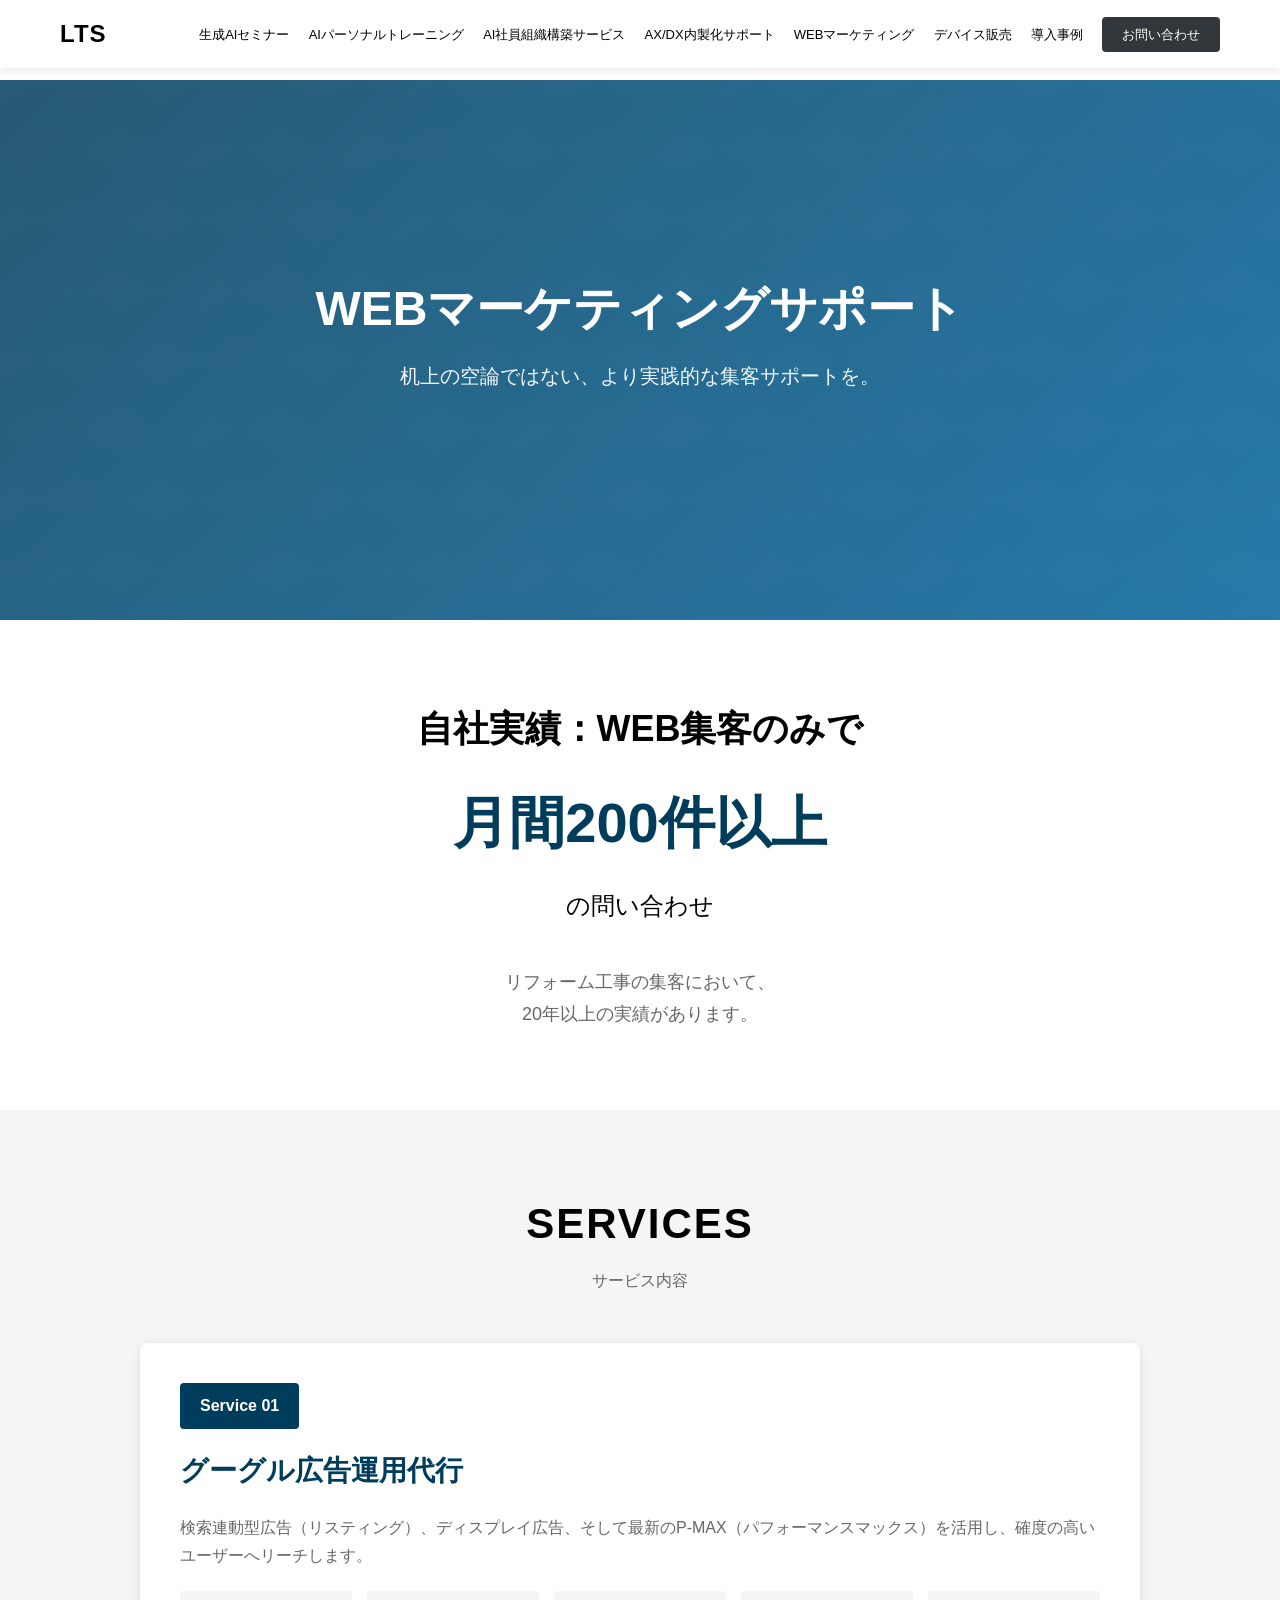
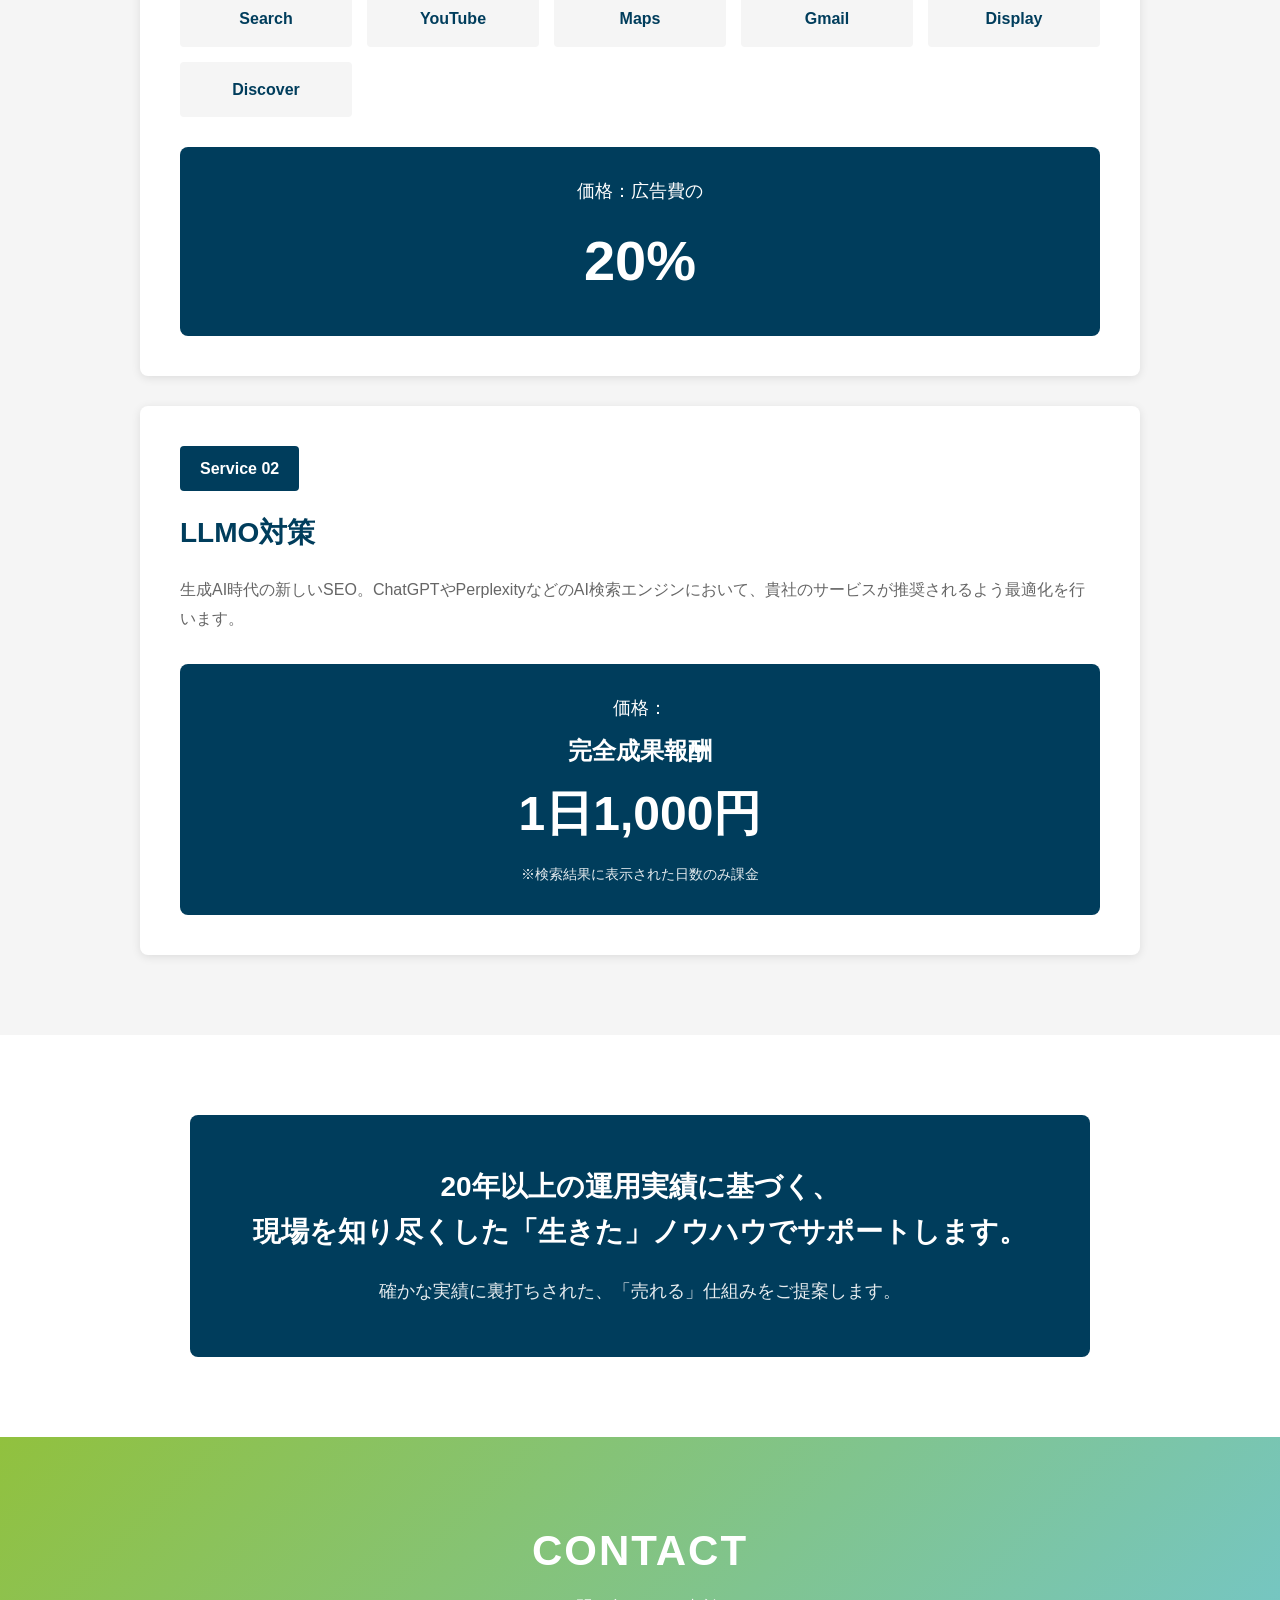
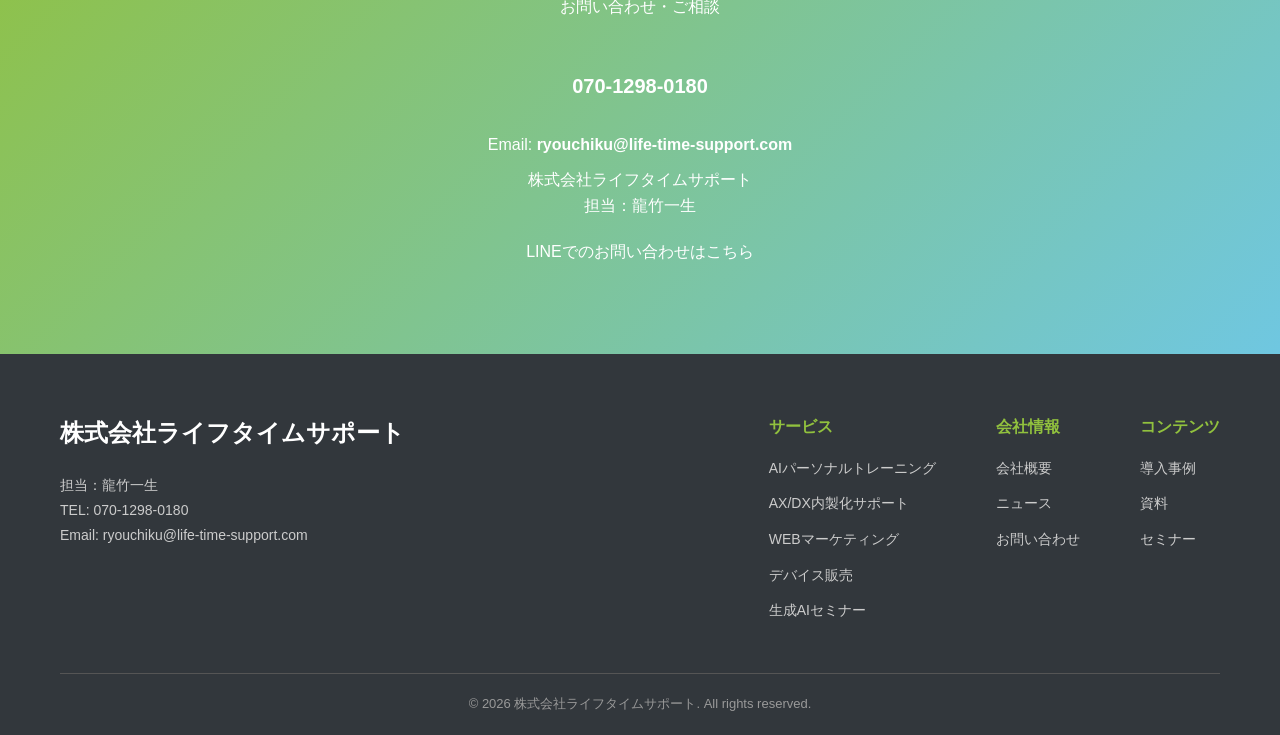
<file: web-marketing.html>
<!DOCTYPE html>
<!-- ************************************************************************ -->
<!--                                                                          -->
<!--    web-marketing.html                              :::      ::::::::  -->
<!--                                                    :+:      :+:    :+:  -->
<!--    By: Claude (LTS)                                #+#  +:+       +#+  -->
<!--                                                  +#+#+#+#+#+   +#+       -->
<!--    Created: 2026/03/26 10:44 by Claude (LTS)     #+#    #+#       -->
<!--    Updated: 2026/03/26 10:44 by Claude (LTS)     ###   ########    -->
<!--                                                                          -->
<!--    © Life Time Support Inc.                                         -->
<!--                                                                          -->
<!-- ************************************************************************ -->
<html lang="ja">
<head>
    <meta charset="UTF-8">
    <meta name="viewport" content="width=device-width, initial-scale=1.0">
    <title>WEBマーケティングサポート | 株式会社ライフタイムサポート</title>
    <link rel="stylesheet" href="styles.css">
</head>
<body>
    <!-- Header -->
    <header class="header">
        <div class="container">
            <div class="header-content">
                <div class="logo">
                    <a href="index.html">LTS</a>
                </div>
                <nav class="nav" id="nav">
                    <ul class="nav-list">
                        <li><a href="ai-seminar.html">生成AIセミナー</a></li>
                        <li><a href="ai-training.html">AIパーソナルトレーニング</a></li>
                        <li><a href="#">AI社員組織構築サービス</a></li>
                        <li><a href="it-support.html">AX/DX内製化サポート</a></li>
                        <li><a href="web-marketing.html">WEBマーケティング</a></li>
                        <li><a href="device-sales.html">デバイス販売</a></li>
                        <li><a href="index.html#case">導入事例</a></li>
                        <li><a href="#contact" class="cta-button">お問い合わせ</a></li>
                    </ul>
                </nav>
                <button class="hamburger" id="hamburger">
                    <span></span>
                    <span></span>
                    <span></span>
                </button>
            </div>
        </div>
    </header>

    <!-- Hero Section -->
    <section class="hero" style="margin-top: 80px; height: 60vh;">
        <div class="hero-background hero-web-marketing"></div>
        <div class="container">
            <div class="hero-content">
                <h1 class="hero-title">WEBマーケティングサポート</h1>
                <p class="hero-subtitle">机上の空論ではない、より実践的な集客サポートを。</p>
            </div>
        </div>
    </section>

    <!-- Results Section -->
    <section class="section" style="background-color: #ffffff;">
        <div class="container">
            <div style="max-width: 900px; margin: 0 auto; text-align: center;">
                <h2 style="font-size: 36px; margin-bottom: 20px; font-weight: bold;">自社実績：WEB集客のみで</h2>
                <p style="font-size: 56px; font-weight: bold; color: #003d5c; margin-bottom: 20px;">月間200件以上</p>
                <p style="font-size: 24px; margin-bottom: 40px;">の問い合わせ</p>
                <p style="font-size: 18px; line-height: 1.8; color: #666;">
                    リフォーム工事の集客において、<br>
                    20年以上の実績があります。
                </p>
            </div>
        </div>
    </section>

    <!-- Services Section -->
    <section class="section" style="background-color: #f5f5f5;">
        <div class="container">
            <h2 class="section-title">SERVICES</h2>
            <p class="section-subtitle">サービス内容</p>

            <div style="max-width: 1000px; margin: 0 auto;">
                <!-- Service 01 -->
                <div style="background-color: white; padding: 40px; border-radius: 8px; margin-bottom: 30px; box-shadow: 0 2px 10px rgba(0,0,0,0.1);">
                    <div style="background-color: #003d5c; color: white; padding: 10px 20px; border-radius: 4px; display: inline-block; margin-bottom: 20px;">
                        <span style="font-weight: bold;">Service 01</span>
                    </div>
                    <h3 style="font-size: 28px; margin-bottom: 20px; color: #003d5c;">グーグル広告運用代行</h3>

                    <div style="margin-bottom: 30px;">
                        <p style="font-size: 16px; line-height: 1.8; color: #666; margin-bottom: 20px;">
                            検索連動型広告（リスティング）、ディスプレイ広告、そして最新のP-MAX（パフォーマンスマックス）を活用し、確度の高いユーザーへリーチします。
                        </p>
                        <div style="display: grid; grid-template-columns: repeat(auto-fit, minmax(150px, 1fr)); gap: 15px; margin-top: 20px;">
                            <div style="background-color: #f5f5f5; padding: 15px; border-radius: 4px; text-align: center;">
                                <p style="font-weight: bold; color: #003d5c;">Search</p>
                            </div>
                            <div style="background-color: #f5f5f5; padding: 15px; border-radius: 4px; text-align: center;">
                                <p style="font-weight: bold; color: #003d5c;">YouTube</p>
                            </div>
                            <div style="background-color: #f5f5f5; padding: 15px; border-radius: 4px; text-align: center;">
                                <p style="font-weight: bold; color: #003d5c;">Maps</p>
                            </div>
                            <div style="background-color: #f5f5f5; padding: 15px; border-radius: 4px; text-align: center;">
                                <p style="font-weight: bold; color: #003d5c;">Gmail</p>
                            </div>
                            <div style="background-color: #f5f5f5; padding: 15px; border-radius: 4px; text-align: center;">
                                <p style="font-weight: bold; color: #003d5c;">Display</p>
                            </div>
                            <div style="background-color: #f5f5f5; padding: 15px; border-radius: 4px; text-align: center;">
                                <p style="font-weight: bold; color: #003d5c;">Discover</p>
                            </div>
                        </div>
                    </div>

                    <div style="background-color: #003d5c; color: white; padding: 30px; border-radius: 8px; text-align: center;">
                        <p style="font-size: 18px; margin-bottom: 10px;">価格：広告費の</p>
                        <p style="font-size: 56px; font-weight: bold;">20%</p>
                    </div>
                </div>

                <!-- Service 02 -->
                <div style="background-color: white; padding: 40px; border-radius: 8px; box-shadow: 0 2px 10px rgba(0,0,0,0.1);">
                    <div style="background-color: #003d5c; color: white; padding: 10px 20px; border-radius: 4px; display: inline-block; margin-bottom: 20px;">
                        <span style="font-weight: bold;">Service 02</span>
                    </div>
                    <h3 style="font-size: 28px; margin-bottom: 20px; color: #003d5c;">LLMO対策</h3>

                    <div style="margin-bottom: 30px;">
                        <p style="font-size: 16px; line-height: 1.8; color: #666; margin-bottom: 20px;">
                            生成AI時代の新しいSEO。ChatGPTやPerplexityなどのAI検索エンジンにおいて、貴社のサービスが推奨されるよう最適化を行います。
                        </p>
                    </div>

                    <div style="background-color: #003d5c; color: white; padding: 30px; border-radius: 8px;">
                        <p style="font-size: 18px; margin-bottom: 10px; text-align: center;">価格：</p>
                        <p style="font-size: 24px; font-weight: bold; text-align: center; margin-bottom: 5px;">完全成果報酬</p>
                        <p style="font-size: 48px; font-weight: bold; text-align: center;">1日1,000円</p>
                        <p style="font-size: 14px; text-align: center; margin-top: 10px; opacity: 0.9;">※検索結果に表示された日数のみ課金</p>
                    </div>
                </div>
            </div>
        </div>
    </section>

    <!-- Results Message Section -->
    <section class="section" style="background-color: #ffffff;">
        <div class="container">
            <div style="max-width: 900px; margin: 0 auto; text-align: center; background-color: #003d5c; padding: 50px 30px; border-radius: 8px; color: white;">
                <h2 style="font-size: 28px; margin-bottom: 20px; line-height: 1.6;">
                    20年以上の運用実績に基づく、<br>
                    現場を知り尽くした「生きた」ノウハウでサポートします。
                </h2>
                <p style="font-size: 18px; line-height: 1.8; opacity: 0.9;">
                    確かな実績に裏打ちされた、「売れる」仕組みをご提案します。
                </p>
            </div>
        </div>
    </section>

    <!-- Contact Section -->
    <section id="contact" class="section contact-section">
        <div class="container">
            <div class="contact-content">
                <h2 class="section-title">CONTACT</h2>
                <p class="section-subtitle">お問い合わせ・ご相談</p>
                <p class="contact-text" style="font-size: 20px; font-weight: bold; margin-bottom: 30px;">070-1298-0180</p>
                <div class="contact-info">
                    <p class="contact-email">Email: <a href="mailto:ryouchiku@life-time-support.com">ryouchiku@life-time-support.com</a></p>
                    <p class="contact-person">株式会社ライフタイムサポート<br>担当：龍竹一生</p>
                    <p style="margin-top: 20px;">LINEでのお問い合わせはこちら</p>
                </div>
            </div>
        </div>
    </section>

    <!-- Footer -->
    <footer class="footer">
        <div class="container">
            <div class="footer-content">
                <div class="footer-logo">
                    <h3>株式会社ライフタイムサポート</h3>
                    <p>担当：龍竹一生<br>TEL: 070-1298-0180<br>Email: ryouchiku@life-time-support.com</p>
                </div>
                <div class="footer-links">
                    <div class="footer-column">
                        <h4>サービス</h4>
                        <ul>
                            <li><a href="ai-training.html">AIパーソナルトレーニング</a></li>
                            <li><a href="it-support.html">AX/DX内製化サポート</a></li>
                            <li><a href="web-marketing.html">WEBマーケティング</a></li>
                            <li><a href="device-sales.html">デバイス販売</a></li>
                            <li><a href="ai-seminar.html">生成AIセミナー</a></li>
                        </ul>
                    </div>
                    <div class="footer-column">
                        <h4>会社情報</h4>
                        <ul>
                            <li><a href="index.html#about">会社概要</a></li>
                            <li><a href="index.html#news">ニュース</a></li>
                            <li><a href="#contact">お問い合わせ</a></li>
                        </ul>
                    </div>
                    <div class="footer-column">
                        <h4>コンテンツ</h4>
                        <ul>
                            <li><a href="index.html#case">導入事例</a></li>
                            <li><a href="index.html#resources">資料</a></li>
                            <li><a href="index.html#seminar">セミナー</a></li>
                        </ul>
                    </div>
                </div>
            </div>
            <div class="footer-bottom">
                <p>&copy; 2026 株式会社ライフタイムサポート. All rights reserved.</p>
            </div>
        </div>
    </footer>

    <script src="script.js"></script>
</body>
</html>
</file>
<file: styles.css>
/* ************************************************************************** */
/*                                                                            */
/*    styles.css                                        :::      ::::::::    */
/*                                                      :+:      :+:    :+:  */
/*    By: Claude (LTS)                                  #+#  +:+       +#+    */
/*                                                    +#+#+#+#+#+   +#+       */
/*    Created: 2026/03/26 10:44 by Claude (LTS)       #+#    #+#         */
/*    Updated: 2026/03/26 10:44 by Claude (LTS)       ###   ########      */
/*                                                                            */
/*    © Life Time Support Inc.                                           */
/*                                                                            */
/* ************************************************************************** */
/* Reset and Base Styles */
* {
    margin: 0;
    padding: 0;
    box-sizing: border-box;
}

html {
    scroll-behavior: smooth;
}

body {
    font-family: -apple-system, BlinkMacSystemFont, "Segoe UI", Roboto, "Helvetica Neue", Arial, sans-serif;
    line-height: 1.6;
    color: #000000;
    background-color: #ffffff;
}

.container {
    max-width: 1200px;
    margin: 0 auto;
    padding: 0 20px;
}

/* Header Styles */
.header {
    position: fixed;
    top: 0;
    left: 0;
    right: 0;
    background-color: #ffffff;
    box-shadow: 0 2px 10px rgba(0, 0, 0, 0.1);
    z-index: 1000;
    padding: 15px 0;
}

.header-content {
    display: flex;
    justify-content: space-between;
    align-items: center;
}

.logo a {
    font-size: 24px;
    font-weight: bold;
    color: #000000;
    text-decoration: none;
    letter-spacing: 1px;
}

.nav-list {
    display: flex;
    list-style: none;
    gap: 1.2em;
    align-items: center;
}

.nav-list li {
    white-space: nowrap;
}

.nav-list a {
    text-decoration: none;
    color: #000000;
    font-size: 13px;
    transition: color 0.3s;
}

.nav-list a:hover {
    color: #91c13e;
}

.cta-button {
    background-color: #32373c;
    color: #ffffff !important;
    padding: 10px 20px;
    border-radius: 4px;
}

.cta-button:hover {
    background-color: #91c13e;
}

.hamburger {
    display: none;
    flex-direction: column;
    background: none;
    border: none;
    cursor: pointer;
    padding: 5px;
}

.hamburger span {
    width: 25px;
    height: 3px;
    background-color: #000000;
    margin: 3px 0;
    transition: 0.3s;
}

/* Hero Section */
.hero {
    position: relative;
    height: 100vh;
    display: flex;
    align-items: center;
    justify-content: center;
    color: #ffffff;
    overflow: hidden;
    margin-top: 60px;
}

.hero-background {
    position: absolute;
    top: 0;
    left: 0;
    width: 100%;
    height: 100%;
    background: linear-gradient(135deg, #91c13e 0%, #6fc7e1 100%);
    z-index: -1;
}

/* Hero background patterns for different pages */
.hero-background::before {
    content: '';
    position: absolute;
    top: 0;
    left: 0;
    right: 0;
    bottom: 0;
    background-image:
        repeating-linear-gradient(45deg, transparent, transparent 10px, rgba(255,255,255,.03) 10px, rgba(255,255,255,.03) 20px),
        repeating-linear-gradient(-45deg, transparent, transparent 10px, rgba(255,255,255,.03) 10px, rgba(255,255,255,.03) 20px);
    opacity: 0.5;
}

/* AI Training Pattern - Education/Learning theme */
.hero-ai-training {
    background:
        linear-gradient(135deg, rgba(145, 193, 62, 0.85) 0%, rgba(111, 199, 225, 0.85) 100%),
        url('https://images.unsplash.com/photo-1488190211105-8b0e65b80b4e?auto=format&fit=crop&w=1920&q=80') center/cover no-repeat;
}

.hero-ai-training::before {
    content: '';
    position: absolute;
    top: 0;
    left: 0;
    right: 0;
    bottom: 0;
    background-image:
        radial-gradient(circle at 20% 50%, rgba(255,255,255,.05) 1px, transparent 1px),
        radial-gradient(circle at 60% 30%, rgba(255,255,255,.05) 1px, transparent 1px),
        radial-gradient(circle at 80% 70%, rgba(255,255,255,.05) 1px, transparent 1px);
    background-size: 50px 50px, 80px 80px, 100px 100px;
    background-position: 0 0, 40px 60px, 130px 270px;
}

/* IT Support Pattern - Code/System theme */
.hero-it-support {
    background:
        linear-gradient(135deg, rgba(111, 199, 225, 0.85) 0%, rgba(74, 144, 226, 0.85) 100%),
        url('https://images.unsplash.com/photo-1461749280684-dccba630e2f6?auto=format&fit=crop&w=1920&q=80') center/cover no-repeat;
}

.hero-it-support::before {
    content: '';
    position: absolute;
    top: 0;
    left: 0;
    right: 0;
    bottom: 0;
    background-image:
        linear-gradient(90deg, rgba(255,255,255,.03) 1px, transparent 1px),
        linear-gradient(0deg, rgba(255,255,255,.03) 1px, transparent 1px);
    background-size: 20px 20px;
}

/* Web Marketing Pattern - Graph/Chart theme */
.hero-web-marketing {
    background:
        linear-gradient(135deg, rgba(0, 61, 92, 0.85) 0%, rgba(0, 98, 155, 0.85) 100%),
        url('https://images.unsplash.com/photo-1460925895917-afdab827c52f?auto=format&fit=crop&w=1920&q=80') center/cover no-repeat;
}

.hero-web-marketing::before {
    content: '';
    position: absolute;
    top: 0;
    left: 0;
    right: 0;
    bottom: 0;
    background-image:
        linear-gradient(30deg, rgba(255,255,255,.02) 12%, transparent 12.5%, transparent 87%, rgba(255,255,255,.02) 87.5%, rgba(255,255,255,.02)),
        linear-gradient(150deg, rgba(255,255,255,.02) 12%, transparent 12.5%, transparent 87%, rgba(255,255,255,.02) 87.5%, rgba(255,255,255,.02)),
        linear-gradient(30deg, rgba(255,255,255,.02) 12%, transparent 12.5%, transparent 87%, rgba(255,255,255,.02) 87.5%, rgba(255,255,255,.02)),
        linear-gradient(150deg, rgba(255,255,255,.02) 12%, transparent 12.5%, transparent 87%, rgba(255,255,255,.02) 87.5%, rgba(255,255,255,.02));
    background-size: 80px 140px;
    background-position: 0 0, 0 0, 40px 70px, 40px 70px;
}

/* Device Sales Pattern - Tech/Hardware theme */
.hero-device-sales {
    background:
        linear-gradient(135deg, rgba(255, 140, 0, 0.85) 0%, rgba(255, 165, 0, 0.85) 100%),
        url('https://images.unsplash.com/photo-1498049794561-7780e7231661?auto=format&fit=crop&w=1920&q=80') center/cover no-repeat;
}

.hero-device-sales::before {
    content: '';
    position: absolute;
    top: 0;
    left: 0;
    right: 0;
    bottom: 0;
    background-image:
        repeating-linear-gradient(0deg, rgba(255,255,255,.05) 0px, rgba(255,255,255,.05) 1px, transparent 1px, transparent 20px),
        repeating-linear-gradient(90deg, rgba(255,255,255,.05) 0px, rgba(255,255,255,.05) 1px, transparent 1px, transparent 20px);
    background-size: 100% 100%;
}

/* AI Seminar Pattern - Training/Workshop theme */
.hero-ai-seminar {
    background:
        linear-gradient(135deg, rgba(102, 126, 234, 0.85) 0%, rgba(118, 75, 162, 0.85) 100%),
        url('https://images.unsplash.com/photo-1552664730-d307ca884978?auto=format&fit=crop&w=1920&q=80') center/cover no-repeat;
}

.hero-ai-seminar::before {
    content: '';
    position: absolute;
    top: 0;
    left: 0;
    right: 0;
    bottom: 0;
    background-image:
        radial-gradient(circle at 25% 25%, rgba(255,255,255,.04) 2%, transparent 3%),
        radial-gradient(circle at 75% 75%, rgba(255,255,255,.04) 2%, transparent 3%),
        radial-gradient(circle at 25% 75%, rgba(255,255,255,.04) 2%, transparent 3%),
        radial-gradient(circle at 75% 25%, rgba(255,255,255,.04) 2%, transparent 3%);
    background-size: 100px 100px;
}

.hero-content {
    text-align: center;
    z-index: 1;
}

.hero-title {
    font-size: 48px;
    font-weight: bold;
    margin-bottom: 20px;
    line-height: 1.3;
}

.hero-subtitle {
    font-size: 20px;
    margin-bottom: 30px;
    opacity: 0.95;
}

.hero-cta {
    display: inline-block;
    background-color: #ffffff;
    color: #000000;
    padding: 15px 40px;
    text-decoration: none;
    border-radius: 4px;
    font-weight: bold;
    transition: transform 0.3s, box-shadow 0.3s;
}

.hero-cta:hover {
    transform: translateY(-2px);
    box-shadow: 0 4px 15px rgba(0, 0, 0, 0.2);
}

.scroll-indicator {
    position: absolute;
    bottom: 30px;
    left: 50%;
    transform: translateX(-50%);
    display: flex;
    flex-direction: column;
    align-items: center;
    gap: 10px;
    color: #ffffff;
    font-size: 12px;
    letter-spacing: 2px;
}

.scroll-line {
    width: 1px;
    height: 40px;
    background-color: #ffffff;
    animation: scrollAnimation 2s infinite;
}

@keyframes scrollAnimation {
    0%, 100% {
        opacity: 0;
        transform: translateY(0);
    }
    50% {
        opacity: 1;
        transform: translateY(10px);
    }
}

/* Section Styles */
.section {
    padding: 80px 0;
}

.section-title {
    font-size: 42px;
    font-weight: bold;
    text-align: center;
    margin-bottom: 10px;
    letter-spacing: 2px;
}

.section-subtitle {
    text-align: center;
    font-size: 16px;
    color: #666;
    margin-bottom: 50px;
}

/* Service Section */
.service-section {
    background-color: #f5f5f5;
}

.service-grid {
    display: grid;
    grid-template-columns: repeat(auto-fit, minmax(300px, 1fr));
    gap: 30px;
}

.service-card {
    background-color: #ffffff;
    border-radius: 8px;
    overflow: hidden;
    box-shadow: 0 2px 10px rgba(0, 0, 0, 0.1);
    transition: transform 0.3s, box-shadow 0.3s;
}

.service-card:hover {
    transform: translateY(-5px);
    box-shadow: 0 5px 20px rgba(0, 0, 0, 0.15);
}

.service-image {
    width: 100%;
    height: 200px;
}

.service-card h3 {
    padding: 20px 20px 10px;
    font-size: 20px;
}

.service-card p {
    padding: 0 20px 15px;
    color: #666;
    font-size: 14px;
}

.service-link {
    display: block;
    padding: 0 20px 20px;
    color: #91c13e;
    text-decoration: none;
    font-weight: bold;
    transition: color 0.3s;
}

.service-link:hover {
    color: #6fc7e1;
}

/* Case Section */
.case-section {
    background-color: #ffffff;
}

.case-grid {
    display: grid;
    grid-template-columns: repeat(auto-fit, minmax(350px, 1fr));
    gap: 30px;
}

.case-card {
    background-color: #f5f5f5;
    border-radius: 8px;
    overflow: hidden;
    transition: transform 0.3s, box-shadow 0.3s;
}

.case-card:hover {
    transform: translateY(-5px);
    box-shadow: 0 5px 20px rgba(0, 0, 0, 0.1);
}

.case-image {
    width: 100%;
    height: 200px;
}

.case-content {
    padding: 20px;
}

.case-category {
    display: inline-block;
    background-color: #91c13e;
    color: #ffffff;
    padding: 4px 12px;
    border-radius: 3px;
    font-size: 12px;
    margin-bottom: 10px;
}

.case-card h3 {
    font-size: 18px;
    margin-bottom: 10px;
}

.case-card p {
    color: #666;
    font-size: 14px;
}

/* Documents Section */
.documents-section {
    background-color: #f5f5f5;
}

.documents-grid {
    display: grid;
    grid-template-columns: repeat(auto-fit, minmax(400px, 1fr));
    gap: 30px;
}

.document-card {
    background-color: #ffffff;
    border-radius: 8px;
    overflow: hidden;
    box-shadow: 0 2px 10px rgba(0, 0, 0, 0.1);
    transition: transform 0.3s;
}

.document-card:hover {
    transform: translateY(-5px);
}

.document-image {
    width: 100%;
    height: 250px;
}

.document-card h3 {
    padding: 20px 20px 10px;
    font-size: 18px;
}

.document-card p {
    padding: 0 20px 15px;
    color: #666;
    font-size: 14px;
}

.document-link {
    display: block;
    padding: 0 20px 20px;
    color: #91c13e;
    text-decoration: none;
    font-weight: bold;
}

.document-link:hover {
    color: #6fc7e1;
}

/* Events Section */
.events-section {
    background-color: #ffffff;
}

.events-grid {
    display: grid;
    grid-template-columns: repeat(auto-fit, minmax(400px, 1fr));
    gap: 30px;
}

.event-card {
    background-color: #f5f5f5;
    border-radius: 8px;
    overflow: hidden;
    transition: transform 0.3s;
}

.event-card:hover {
    transform: translateY(-5px);
}

.event-image {
    width: 100%;
    height: 200px;
}

.event-content {
    padding: 20px;
}

.event-date {
    display: inline-block;
    color: #91c13e;
    font-size: 14px;
    font-weight: bold;
    margin-bottom: 10px;
}

.event-card h3 {
    font-size: 18px;
    margin-bottom: 10px;
}

.event-card p {
    color: #666;
    font-size: 14px;
    margin-bottom: 15px;
}

.event-link {
    color: #91c13e;
    text-decoration: none;
    font-weight: bold;
}

.event-link:hover {
    color: #6fc7e1;
}

/* News Section */
.news-section {
    background-color: #f5f5f5;
}

.news-list {
    max-width: 800px;
    margin: 0 auto;
}

.news-item {
    background-color: #ffffff;
    padding: 25px;
    margin-bottom: 20px;
    border-radius: 8px;
    border-left: 4px solid #91c13e;
    transition: transform 0.3s;
}

.news-item:hover {
    transform: translateX(5px);
}

.news-date {
    display: block;
    color: #91c13e;
    font-size: 14px;
    font-weight: bold;
    margin-bottom: 10px;
}

.news-item h3 {
    font-size: 16px;
    color: #000000;
}

/* Contact Section */
.contact-section {
    background: linear-gradient(135deg, #91c13e 0%, #6fc7e1 100%);
    color: #ffffff;
    text-align: center;
}

.contact-section .section-title,
.contact-section .section-subtitle {
    color: #ffffff;
}

.contact-text {
    font-size: 16px;
    margin-bottom: 30px;
    max-width: 600px;
    margin-left: auto;
    margin-right: auto;
}

.contact-button {
    display: inline-block;
    background-color: #ffffff;
    color: #000000;
    padding: 15px 40px;
    text-decoration: none;
    border-radius: 4px;
    font-weight: bold;
    transition: transform 0.3s, box-shadow 0.3s;
}

.contact-button:hover {
    transform: translateY(-2px);
    box-shadow: 0 4px 15px rgba(0, 0, 0, 0.2);
}

.contact-info {
    margin-top: 30px;
}

.contact-info p {
    font-size: 16px;
    margin: 10px 0;
}

.contact-info a {
    color: #ffffff;
    text-decoration: none;
    font-weight: bold;
}

.contact-info a:hover {
    text-decoration: underline;
}

/* Footer */
.footer {
    background-color: #32373c;
    color: #ffffff;
    padding: 60px 0 20px;
}

.footer-content {
    display: flex;
    justify-content: space-between;
    margin-bottom: 40px;
    flex-wrap: wrap;
    gap: 40px;
}

.footer-logo h3 {
    font-size: 24px;
    margin-bottom: 20px;
}

.footer-logo p {
    font-size: 14px;
    line-height: 1.8;
    color: #cccccc;
}

.footer-links {
    display: flex;
    gap: 60px;
}

.footer-column h4 {
    font-size: 16px;
    margin-bottom: 15px;
    color: #91c13e;
}

.footer-column ul {
    list-style: none;
}

.footer-column li {
    margin-bottom: 10px;
}

.footer-column a {
    color: #cccccc;
    text-decoration: none;
    font-size: 14px;
    transition: color 0.3s;
}

.footer-column a:hover {
    color: #91c13e;
}

.footer-bottom {
    text-align: center;
    padding-top: 20px;
    border-top: 1px solid #555;
}

.footer-bottom p {
    font-size: 13px;
    color: #999;
}

/* Fade-up Animation */
.fade-up {
    opacity: 0;
    transform: translateY(30px);
    transition: opacity 0.6s ease-out, transform 0.6s ease-out;
}

.fade-up.visible {
    opacity: 1;
    transform: translateY(0);
}

/* Responsive Styles */
@media (max-width: 768px) {
    .nav {
        position: fixed;
        top: 60px;
        left: -100%;
        width: 100%;
        height: calc(100vh - 60px);
        background-color: #ffffff;
        transition: left 0.3s;
        padding: 20px;
    }

    .nav.active {
        left: 0;
    }

    .nav-list {
        flex-direction: column;
        gap: 20px;
        align-items: flex-start;
    }

    .hamburger {
        display: flex;
    }

    .hamburger.active span:nth-child(1) {
        transform: rotate(45deg) translate(8px, 8px);
    }

    .hamburger.active span:nth-child(2) {
        opacity: 0;
    }

    .hamburger.active span:nth-child(3) {
        transform: rotate(-45deg) translate(8px, -8px);
    }

    .hero-title {
        font-size: 32px;
    }

    .hero-subtitle {
        font-size: 16px;
    }

    .section-title {
        font-size: 32px;
    }

    .service-grid,
    .case-grid,
    .documents-grid,
    .events-grid {
        grid-template-columns: 1fr;
    }

    .footer-content {
        flex-direction: column;
    }

    .footer-links {
        flex-direction: column;
        gap: 30px;
    }
}

@media (max-width: 480px) {
    .hero-title {
        font-size: 28px;
    }

    .section-title {
        font-size: 28px;
    }

    .container {
        padding: 0 15px;
    }
}
</file>
